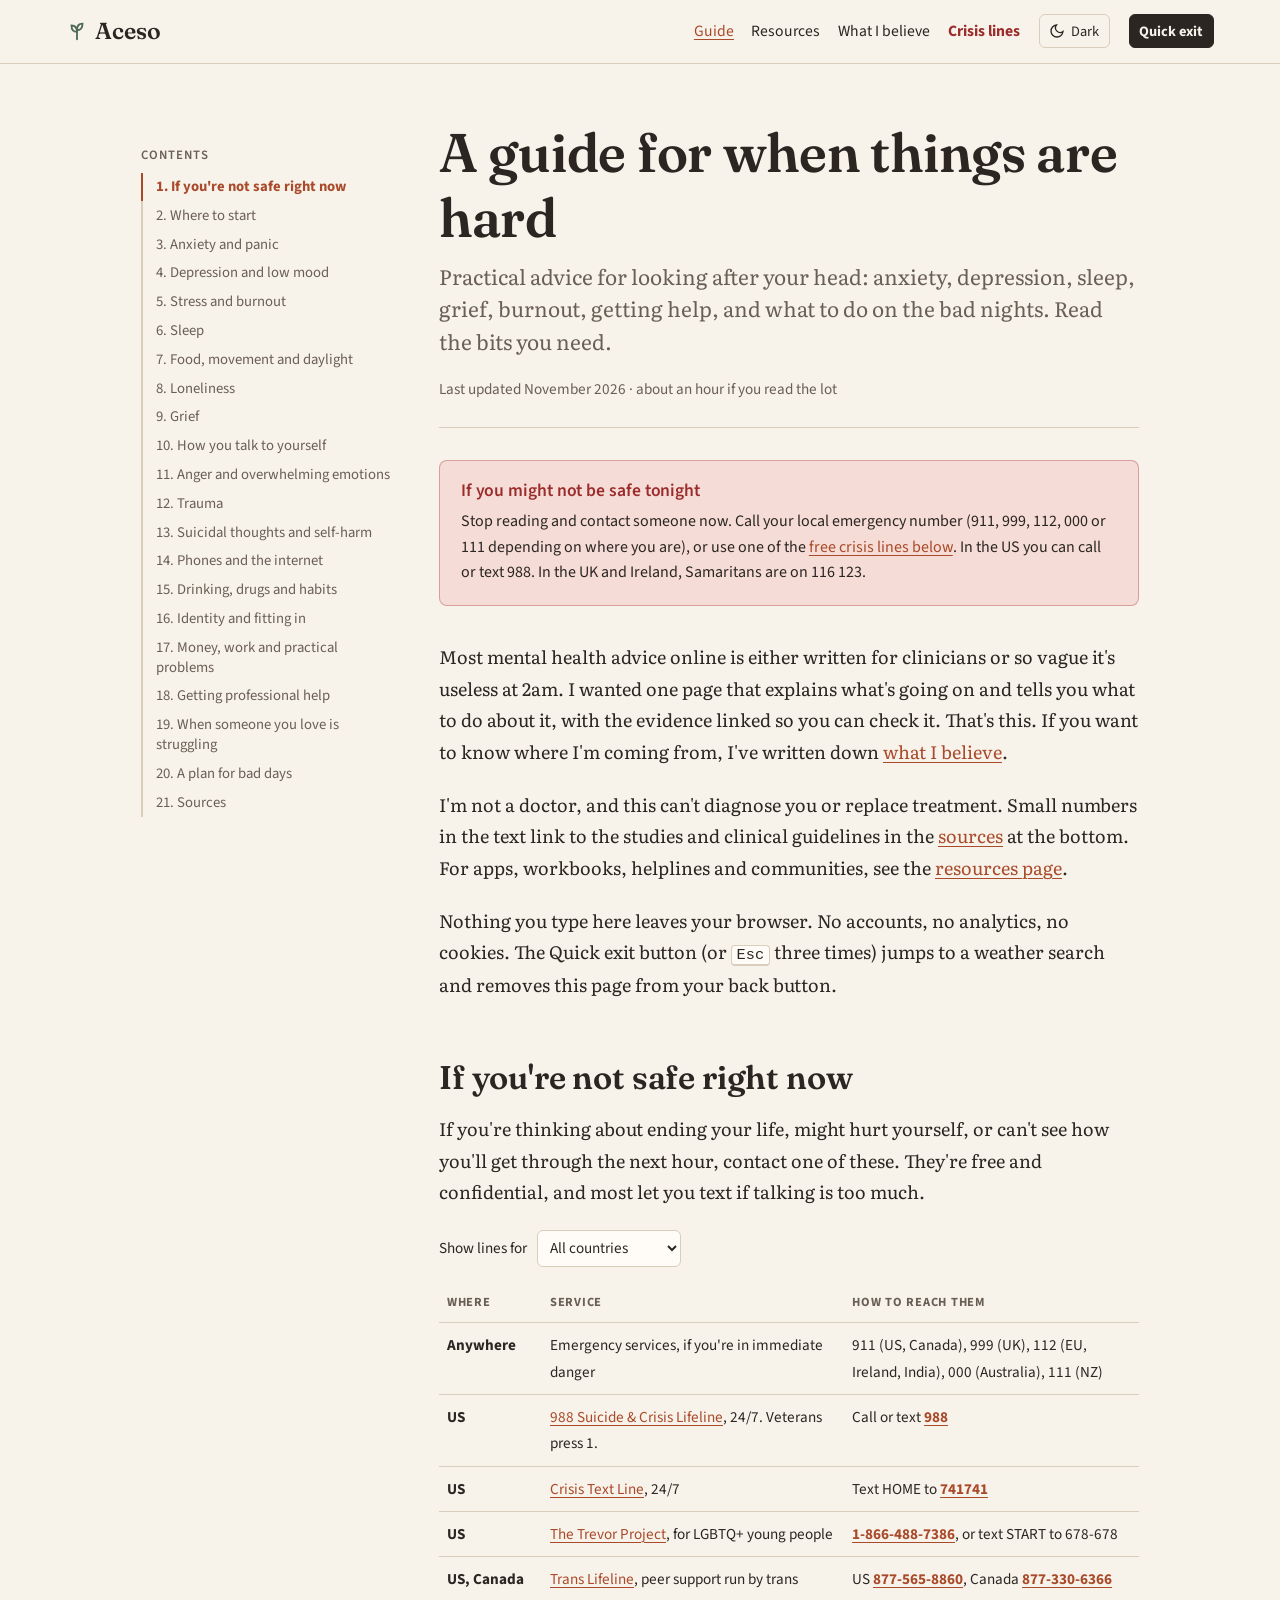
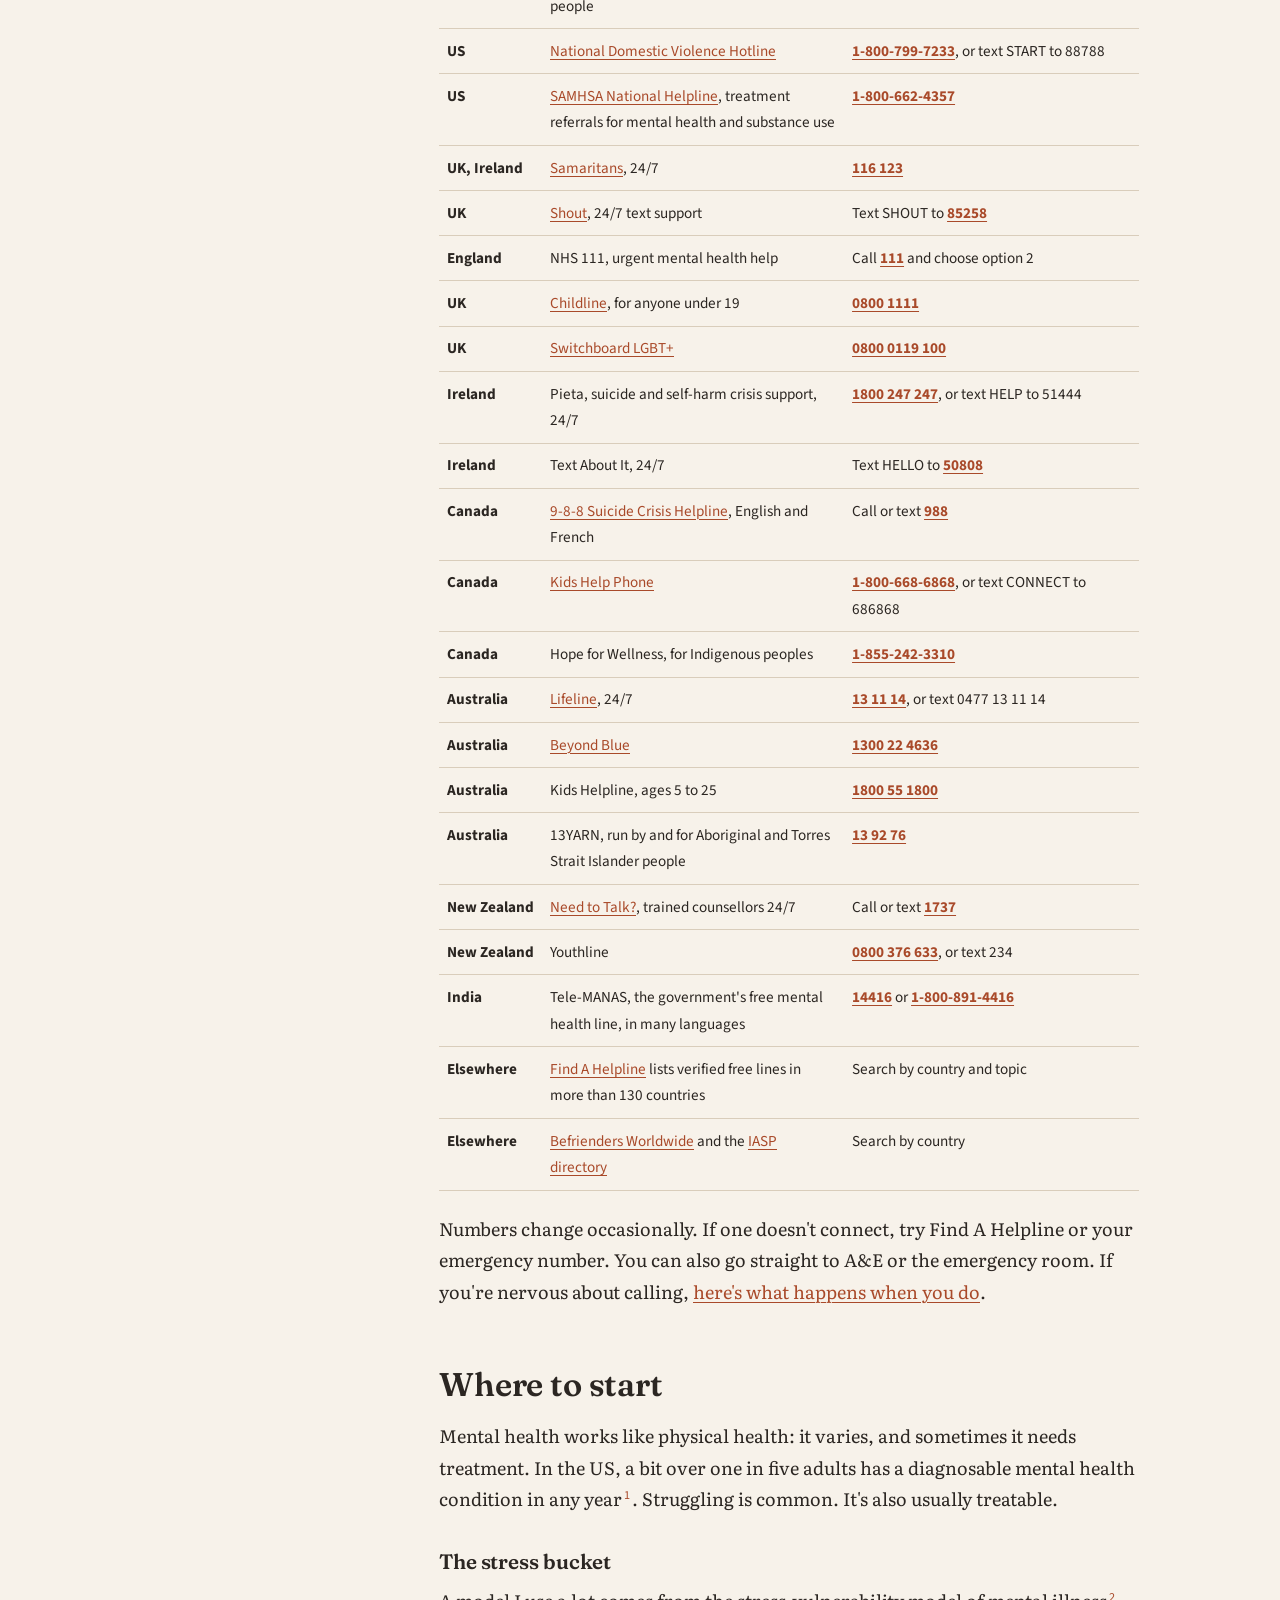
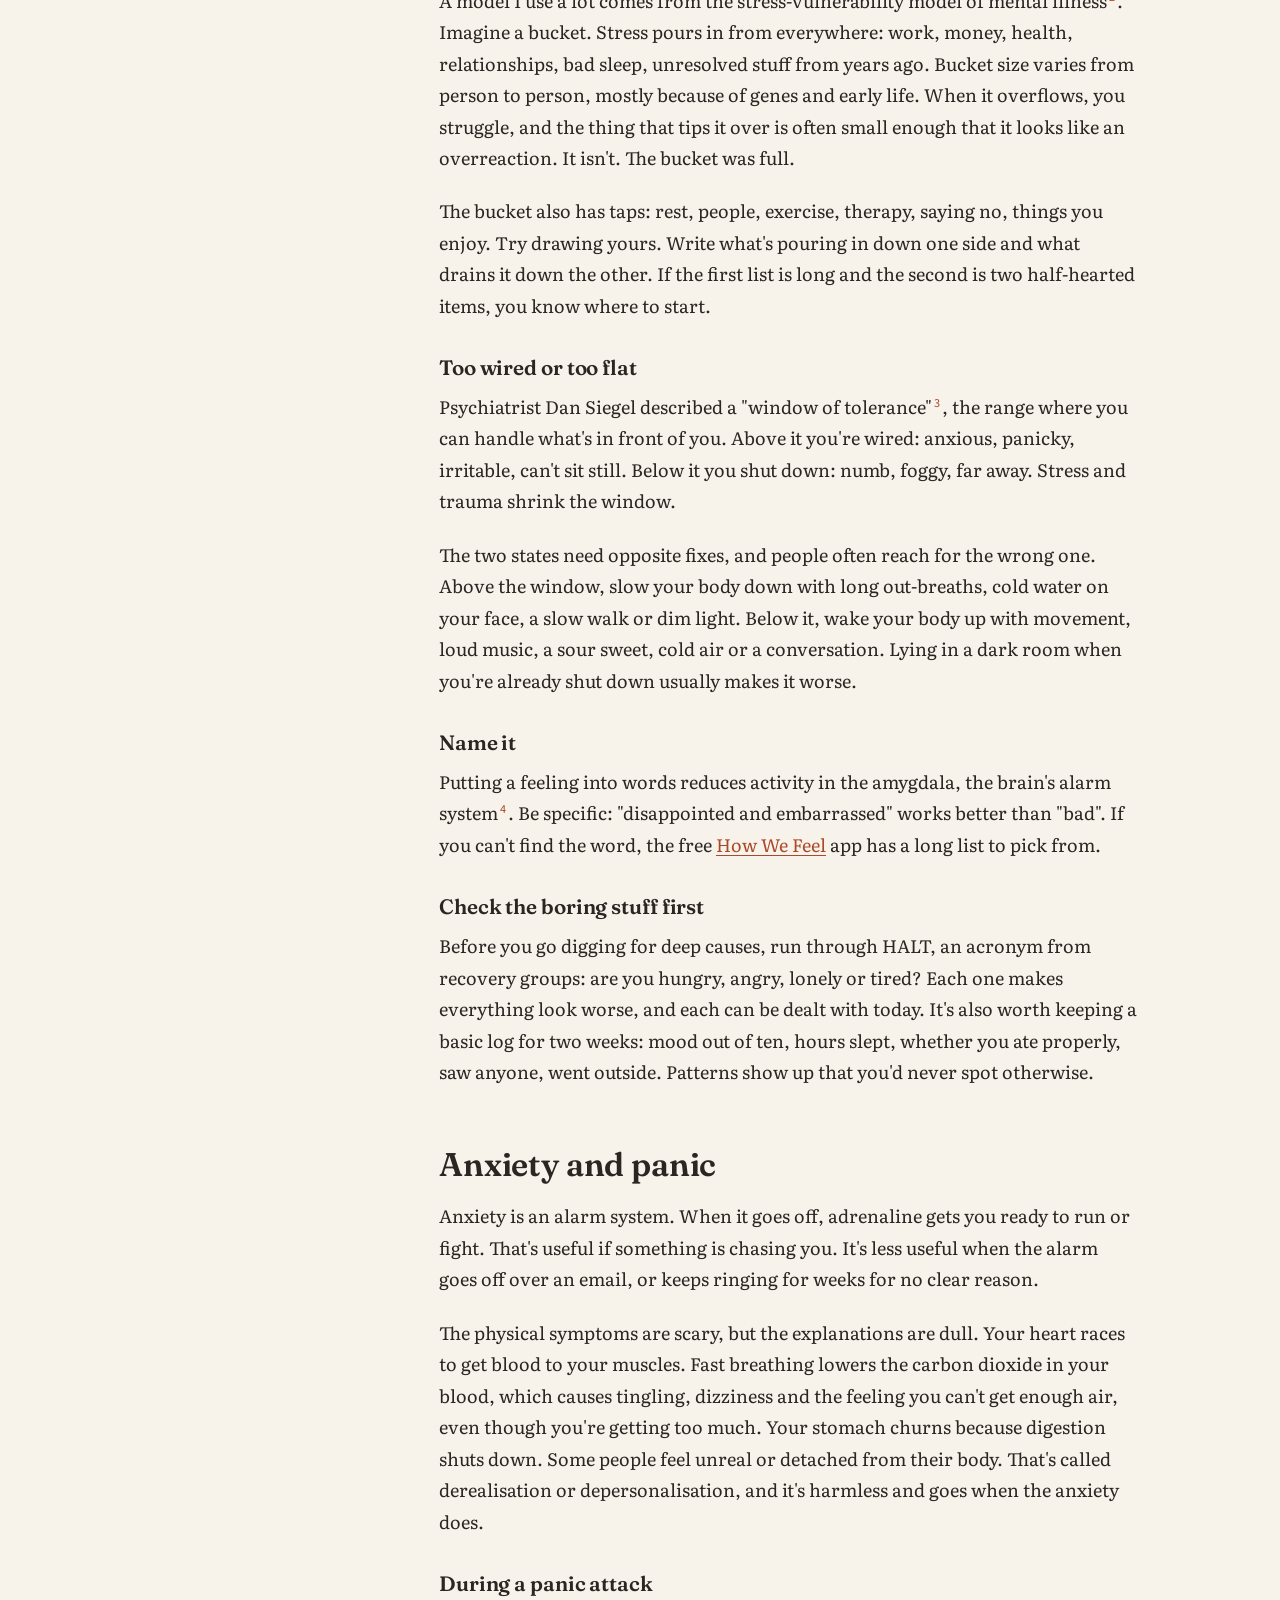
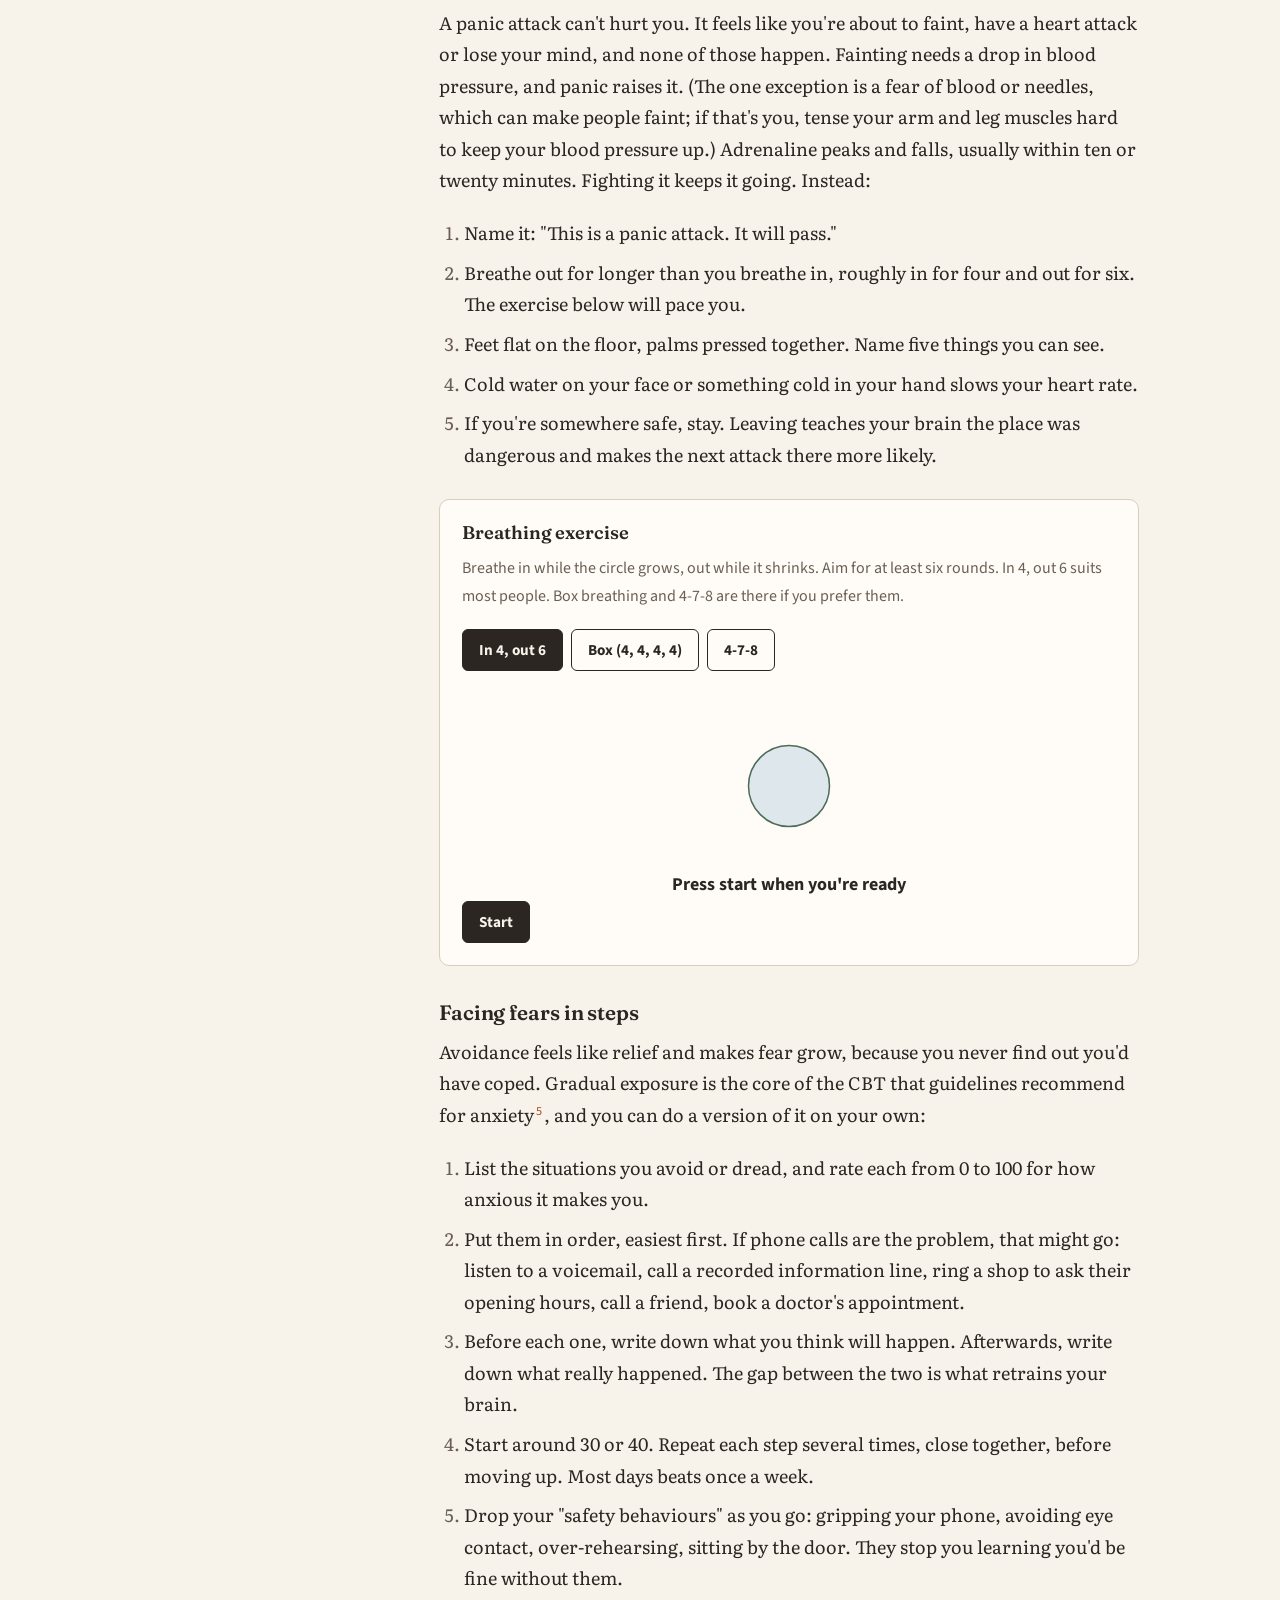
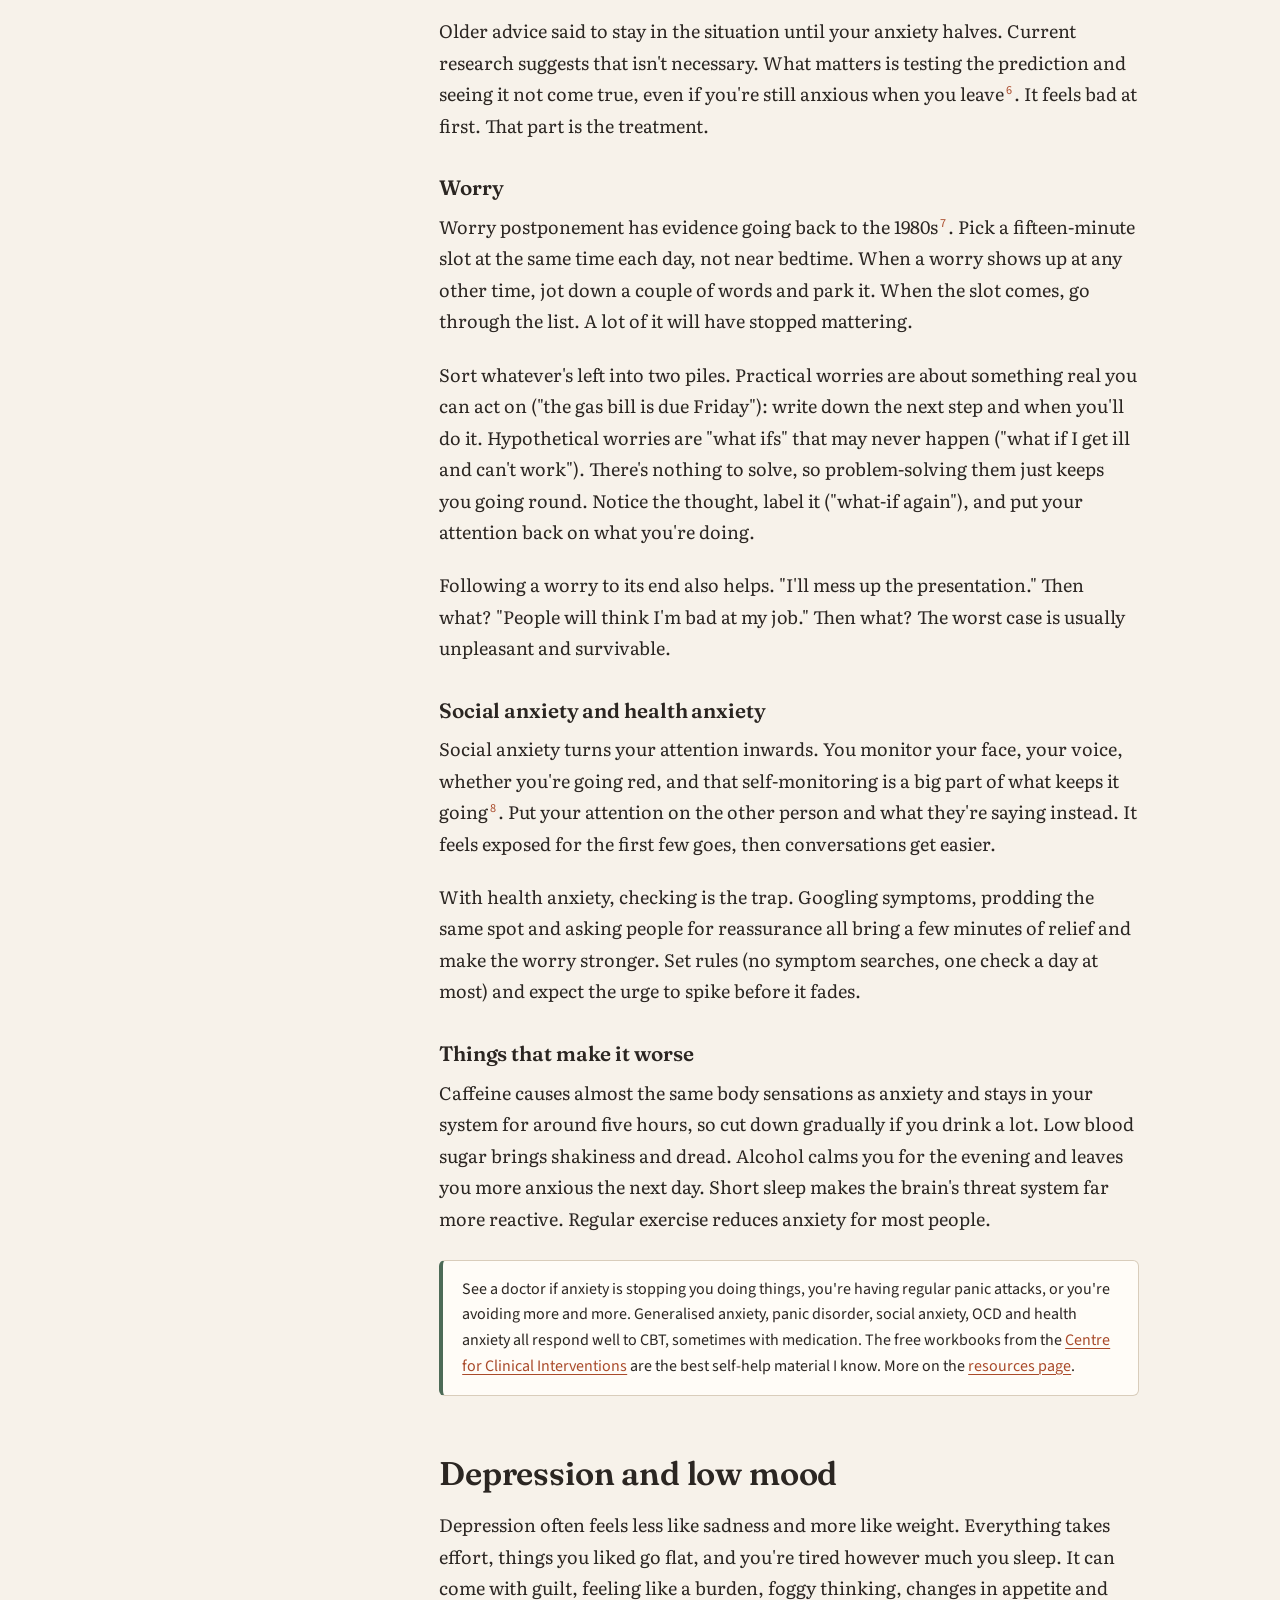
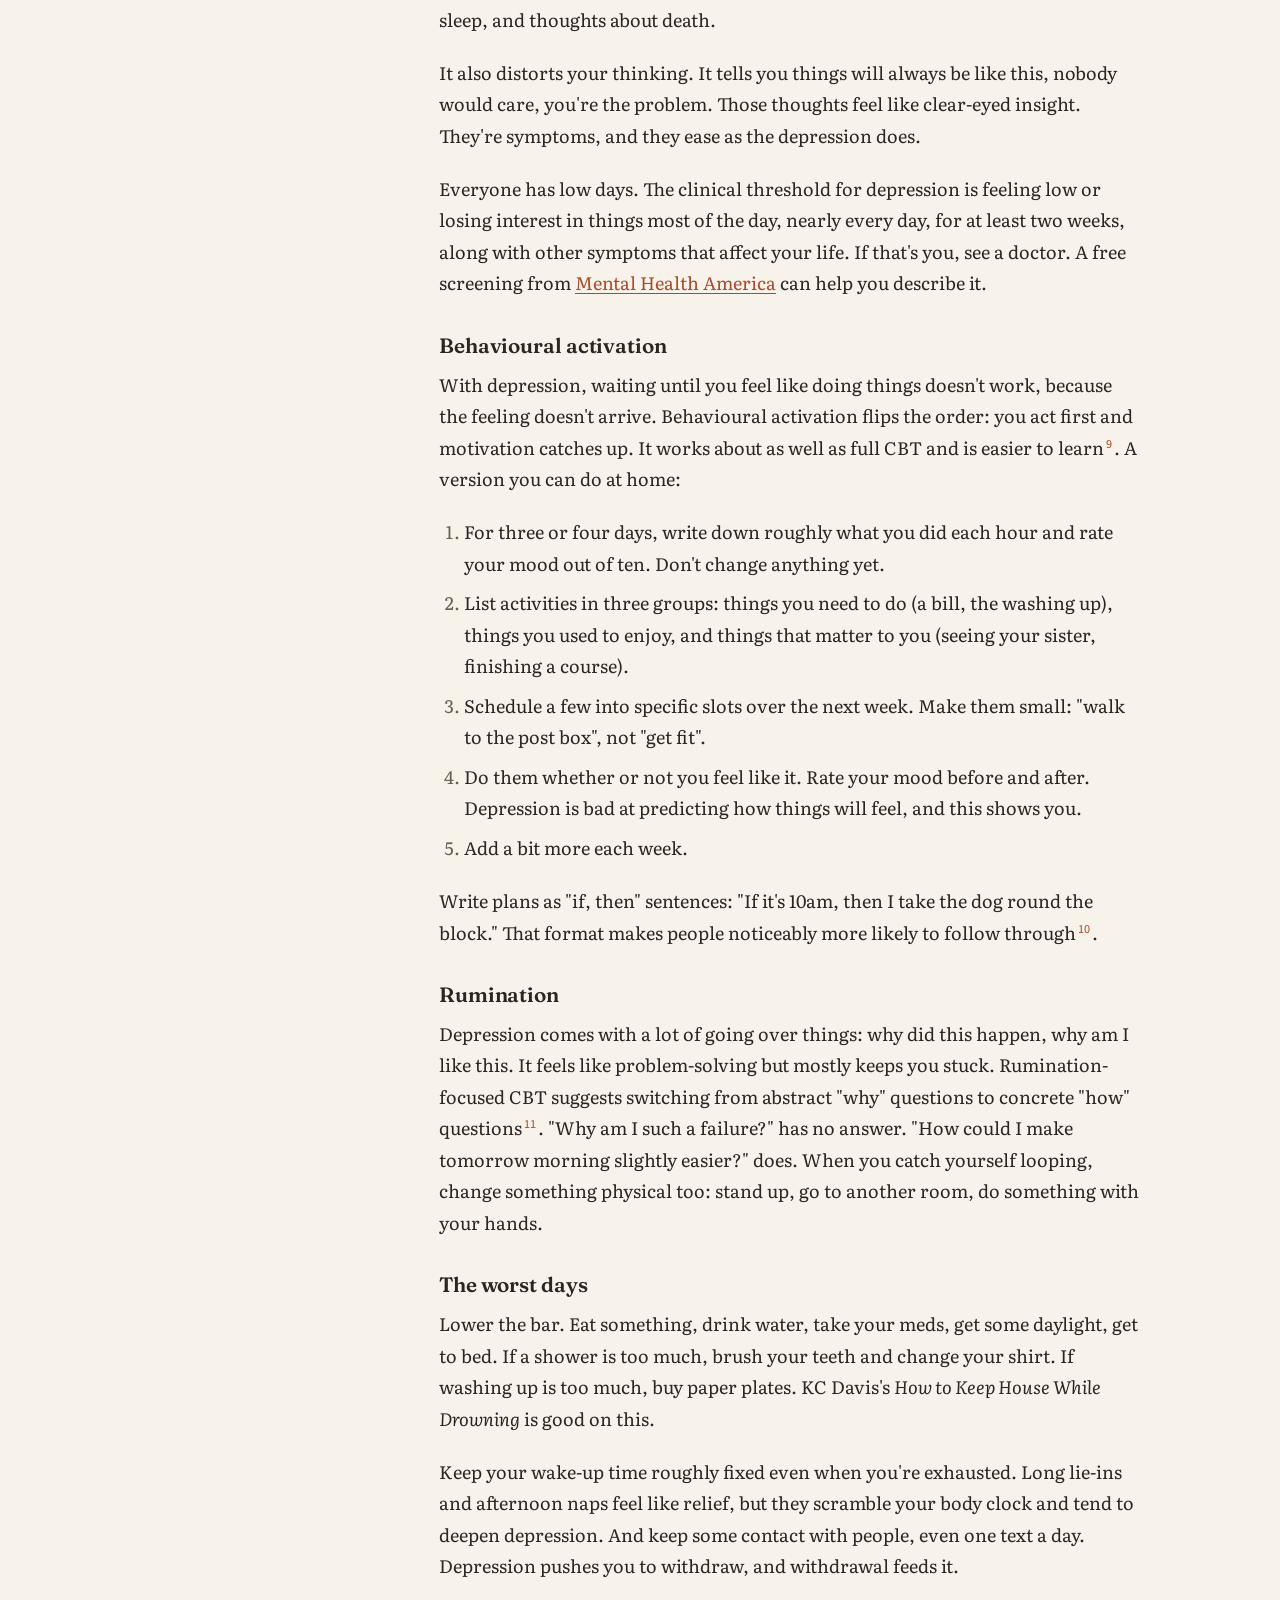
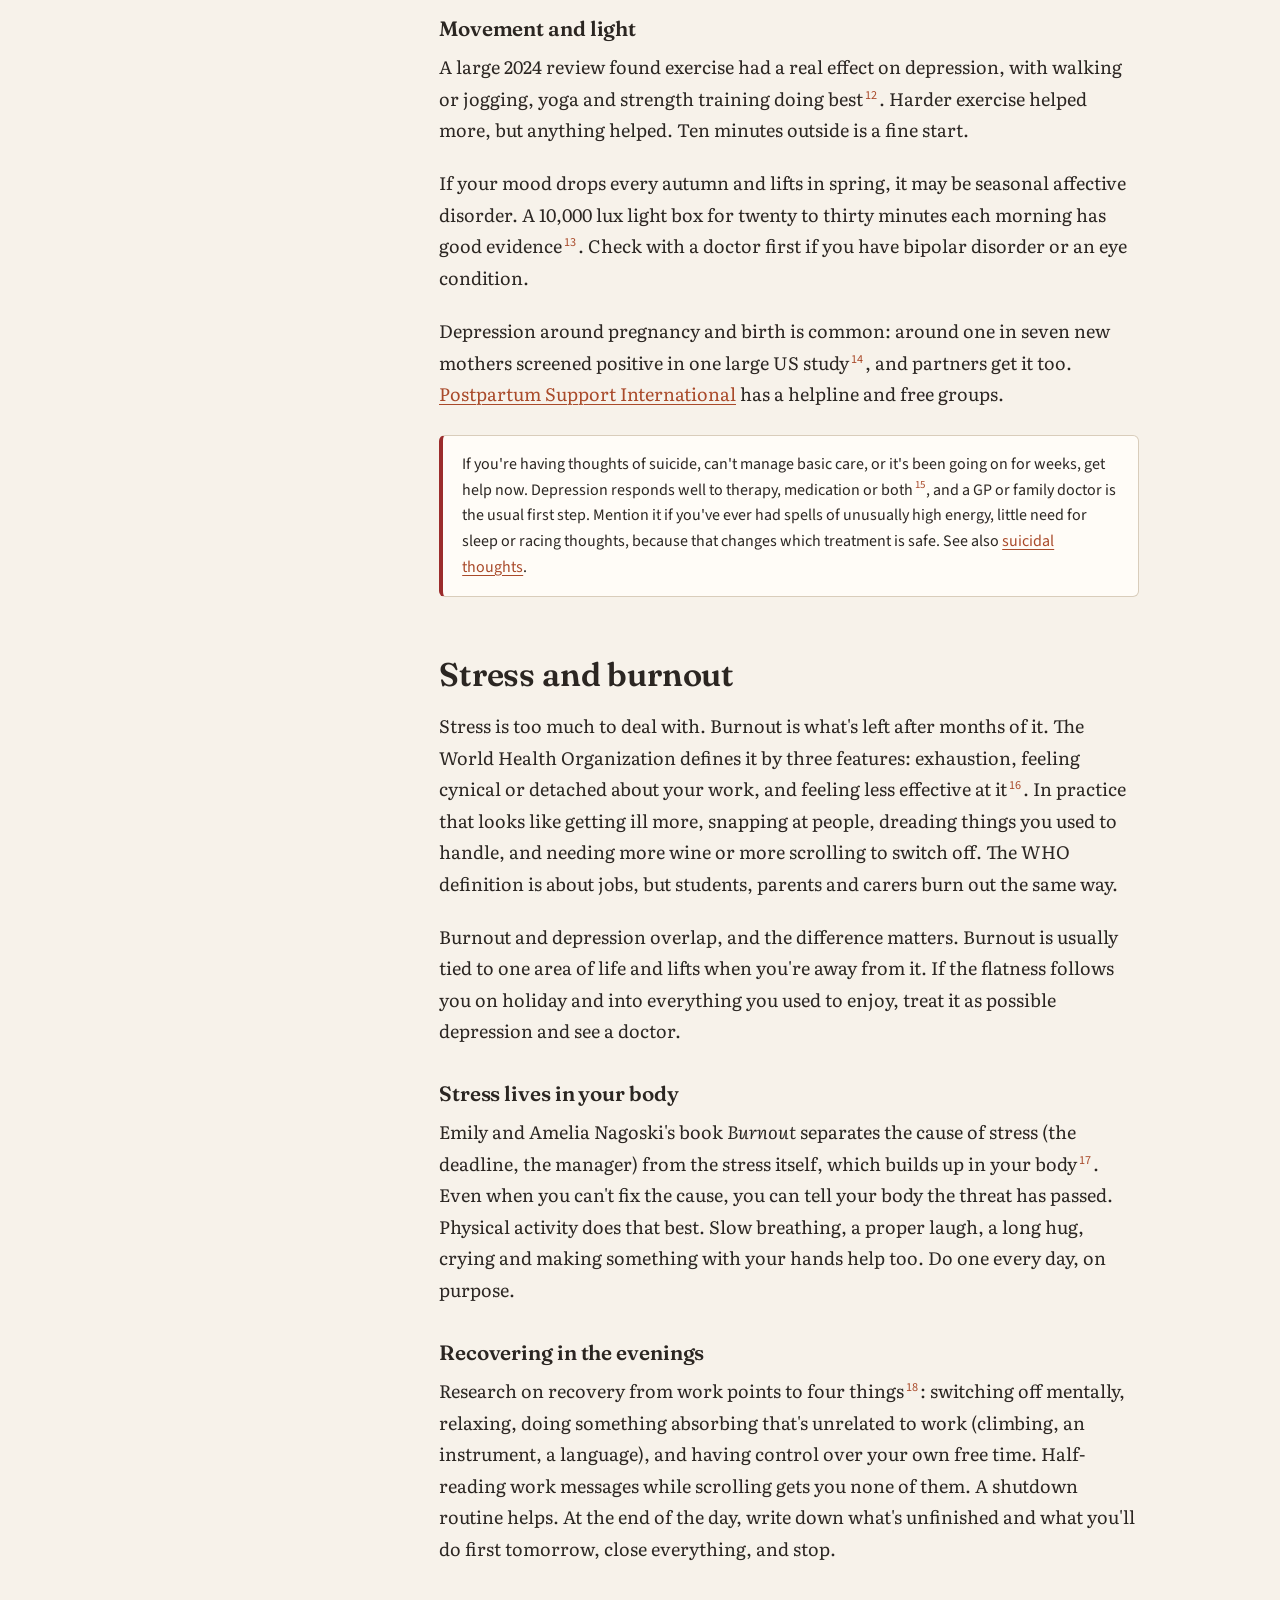
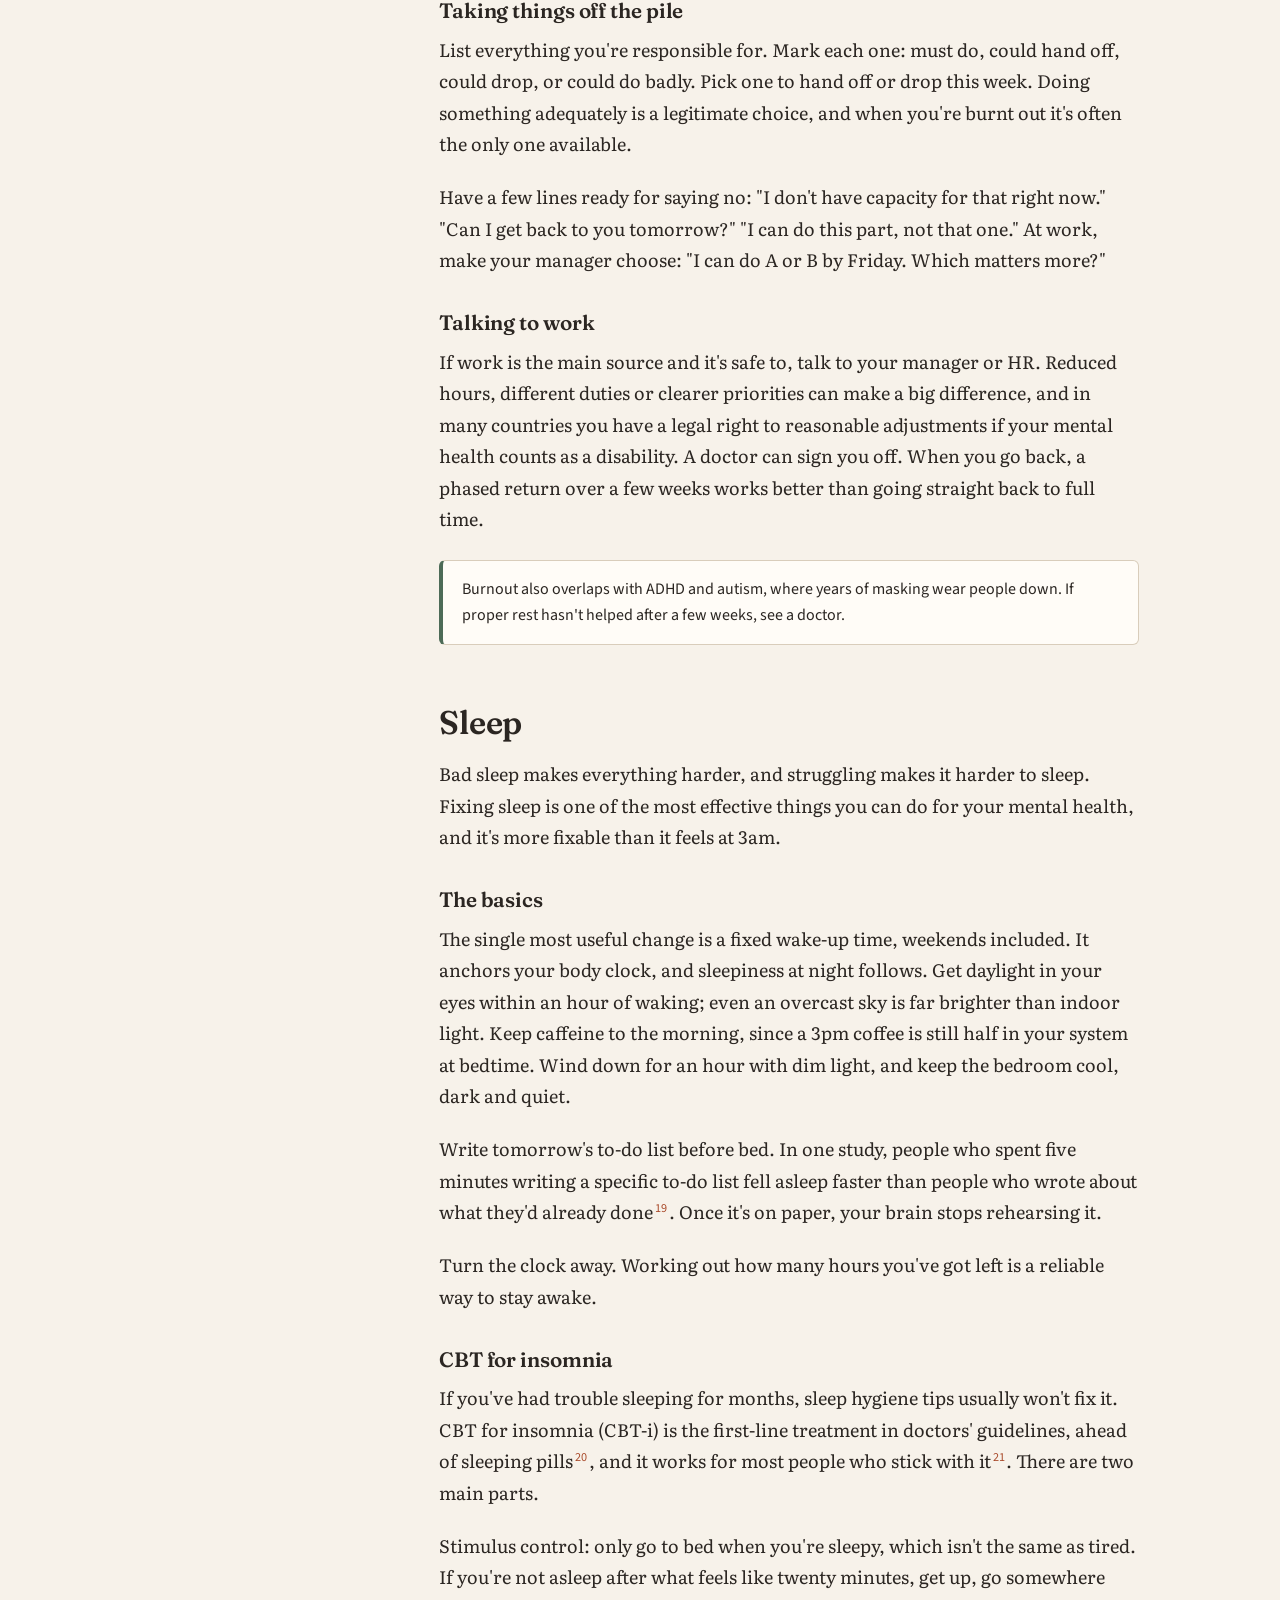
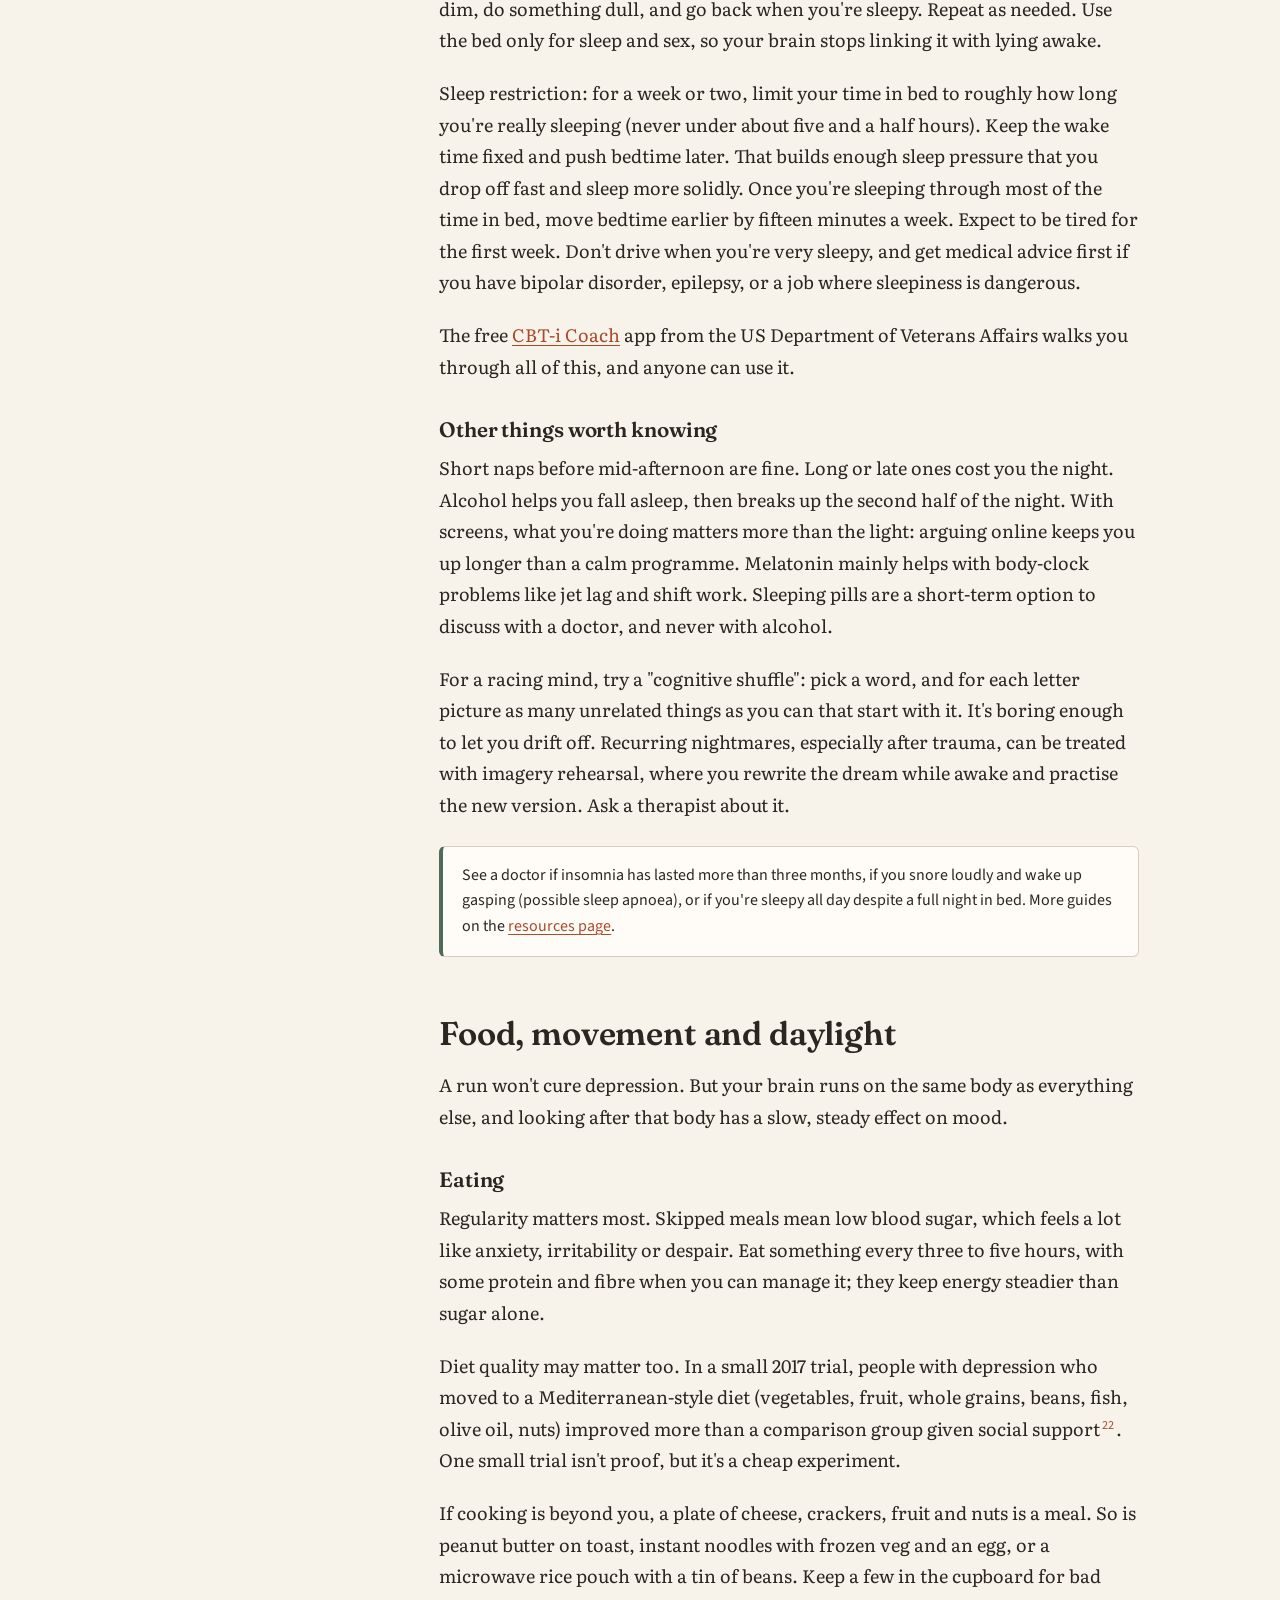
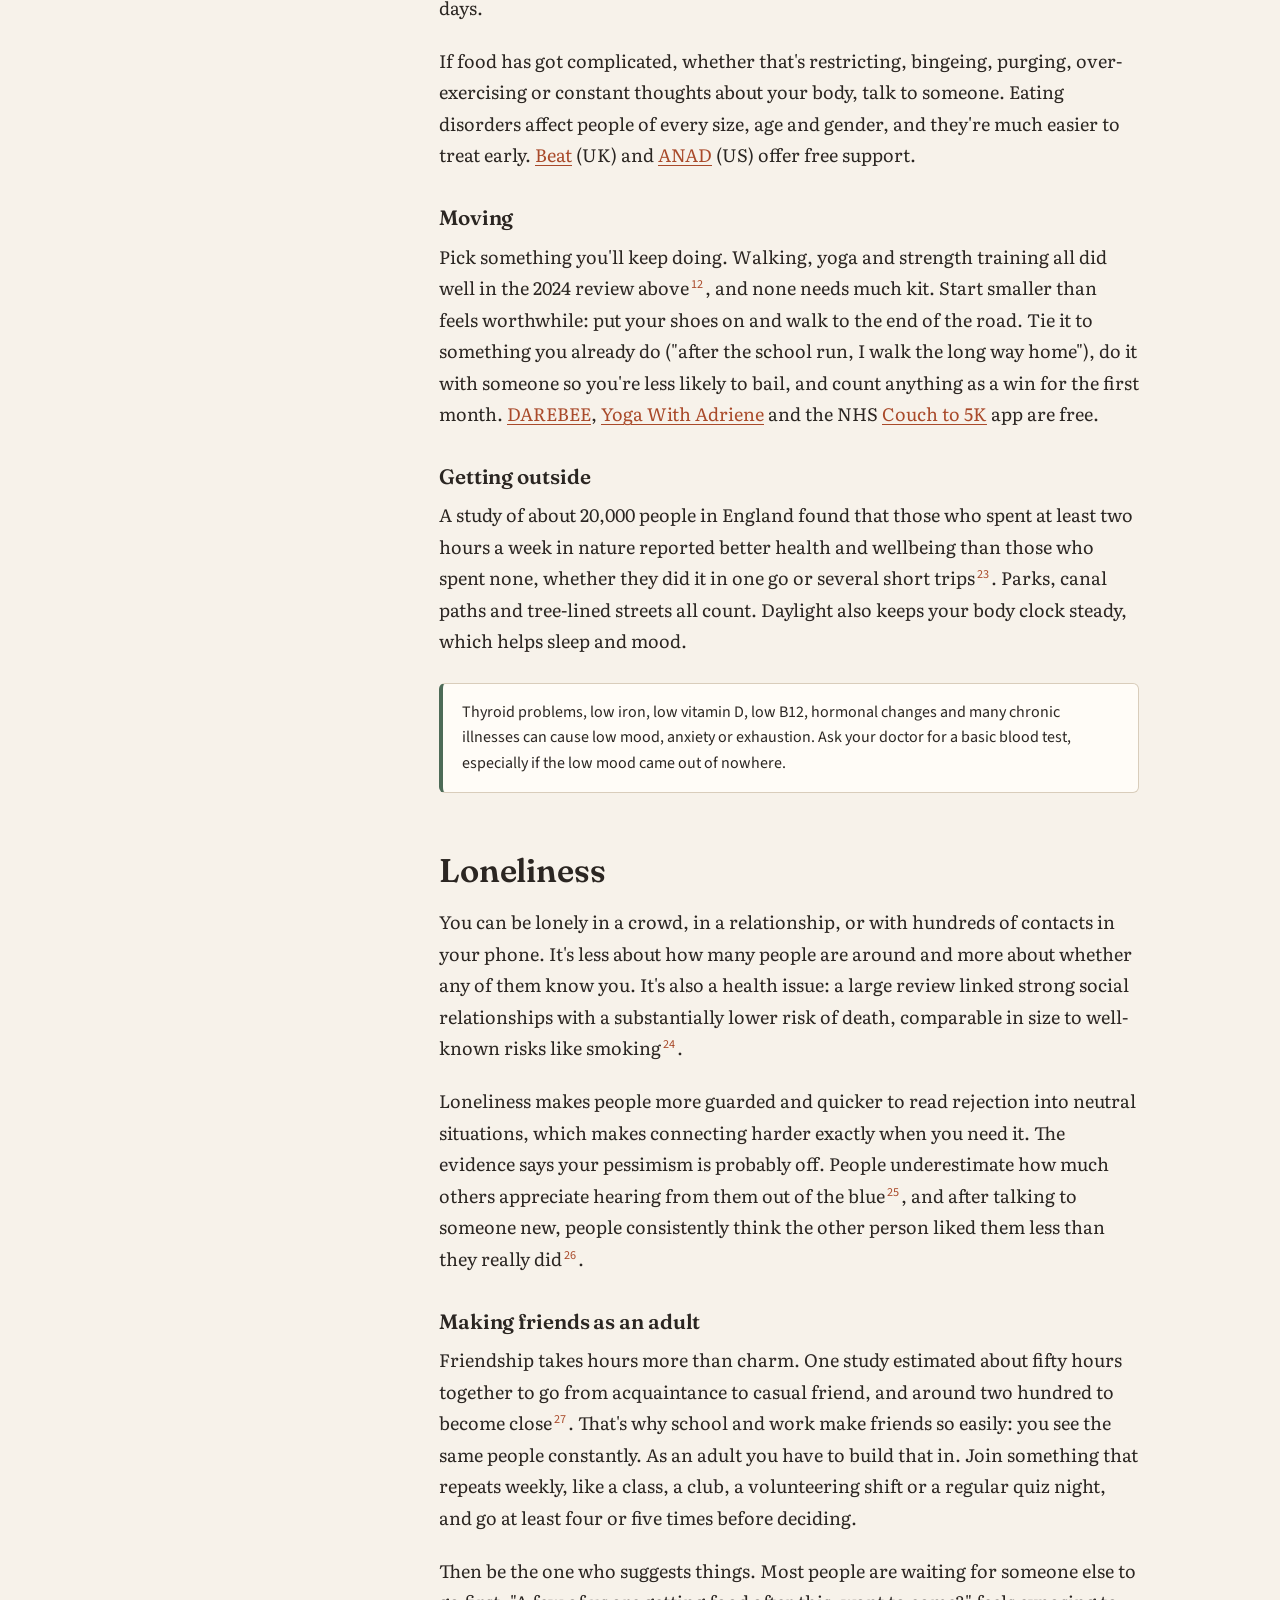
<file: index.html>
<!doctype html>
<html lang="en">
<head>
<meta charset="utf-8">
<meta name="viewport" content="width=device-width, initial-scale=1">
<title>Aceso: a guide for when things are hard</title>
<meta name="description" content="A long, plain-spoken guide to looking after your mental health: anxiety, depression, burnout, sleep, grief, suicidal thoughts, getting help, and what to do on the bad days.">
<meta name="theme-color" content="#f7f2ea" media="(prefers-color-scheme: light)">
<meta name="theme-color" content="#1c1a18" media="(prefers-color-scheme: dark)">
<meta property="og:title" content="Aceso: a guide for when things are hard">
<meta property="og:description" content="A long, plain-spoken guide to looking after your mental health.">
<meta property="og:type" content="article">
<link rel="icon" href="data:image/svg+xml,%3Csvg xmlns='http://www.w3.org/2000/svg' viewBox='0 0 24 24' fill='none' stroke='%234d6b57' stroke-width='2' stroke-linecap='round'%3E%3Cpath d='M12 21V11'/%3E%3Cpath d='M12 13c-4 0-6-3-6-7 4 0 6 3 6 7z'/%3E%3Cpath d='M12 11c0-4 2-7 6-7 0 4-2 7-6 7z'/%3E%3C/svg%3E">
<link rel="preconnect" href="https://fonts.googleapis.com">
<link rel="preconnect" href="https://fonts.gstatic.com" crossorigin>
<link href="https://fonts.googleapis.com/css2?family=Source+Sans+3:wght@400;600;700&family=Fraunces:opsz,wght,SOFT@9..144,500..700,0..100&family=Literata:ital,opsz,wght@0,7..72,400;0,7..72,600;1,7..72,400&display=swap" rel="stylesheet">
<script>(function(){try{var t=localStorage.getItem("aceso:theme");if(t)document.documentElement.dataset.theme=JSON.parse(t);}catch(e){}})();</script>
<link rel="stylesheet" href="css/style.css">
</head>
<body>
<a class="skip-link" href="#main">Skip to content</a>

<header class="site-header">
  <div class="header-inner">
    <a class="wordmark" href="./"><svg viewBox="0 0 24 24" fill="none" stroke="currentColor" stroke-width="2" stroke-linecap="round" aria-hidden="true"><path d="M12 21V11"/><path d="M12 13c-4 0-6-3-6-7 4 0 6 3 6 7z"/><path d="M12 11c0-4 2-7 6-7 0 4-2 7-6 7z"/></svg>Aceso</a>
    <nav class="site-nav" aria-label="Site">
      <a href="./" aria-current="page">Guide</a>
      <a href="resources.html">Resources</a>
      <a href="why.html">What I believe</a>
      <a class="crisis-link" href="#crisis-lines">Crisis lines</a>
    </nav>
    <button class="icon-btn" id="themeToggle" type="button"><svg viewBox="0 0 24 24" fill="none" stroke="currentColor" stroke-width="2" aria-hidden="true"><path d="M21 12.8A9 9 0 1 1 11.2 3a7 7 0 0 0 9.8 9.8z"/></svg><span class="theme-label">Dark</span></button>
    <button class="icon-btn exit-btn" type="button" data-quick-exit title="Leave this site immediately. You can also press Esc three times.">Quick exit</button>
  </div>
</header>

<div class="page with-toc">
  <aside class="toc toc-side" aria-label="Contents"><h2>Contents</h2><ol data-toc></ol></aside>

  <main class="article" id="main">
    <header class="article-head">
      <h1>A guide for when things are hard</h1>
      <p class="standfirst">Practical advice for looking after your head: anxiety, depression, sleep, grief, burnout, getting help, and what to do on the bad nights. Read the bits you need.</p>
      <p class="byline">Last updated November 2026 · about an hour if you read the lot</p>
    </header>

    <div class="crisis-box" role="note">
      <h2>If you might not be safe tonight</h2>
      <p>Stop reading and contact someone now. Call your local emergency number (911, 999, 112, 000 or 111 depending on where you are), or use one of the <a href="#crisis-lines">free crisis lines below</a>. In the US you can call or text 988. In the UK and Ireland, Samaritans are on 116 123.</p>
    </div>

    <details class="toc toc-inline"><summary>Contents</summary><ol data-toc></ol></details>

    <p>Most mental health advice online is either written for clinicians or so vague it's useless at 2am. I wanted one page that explains what's going on and tells you what to do about it, with the evidence linked so you can check it. That's this. If you want to know where I'm coming from, I've written down <a href="why.html">what I believe</a>.</p>
    <p>I'm not a doctor, and this can't diagnose you or replace treatment. Small numbers in the text link to the studies and clinical guidelines in the <a href="#sources">sources</a> at the bottom. For apps, workbooks, helplines and communities, see the <a href="resources.html">resources page</a>.</p>
    <p>Nothing you type here leaves your browser. No accounts, no analytics, no cookies. The Quick exit button (or <kbd>Esc</kbd> three times) jumps to a weather search and removes this page from your back button.</p>

    <!-- ============ CRISIS LINES ============ -->
    <section id="crisis-lines" data-section>
      <h2>If you're not safe right now</h2>
      <p>If you're thinking about ending your life, might hurt yourself, or can't see how you'll get through the next hour, contact one of these. They're free and confidential, and most let you text if talking is too much.</p>
      <div class="region-select no-print"><label for="region">Show lines for</label>
        <select id="region">
          <option value="all">All countries</option>
          <option value="us">United States</option>
          <option value="uk">United Kingdom</option>
          <option value="ie">Ireland</option>
          <option value="ca">Canada</option>
          <option value="au">Australia</option>
          <option value="nz">New Zealand</option>
          <option value="in">India</option>
          <option value="intl">Somewhere else</option>
        </select>
      </div>
      <table class="lines">
        <thead><tr><th>Where</th><th>Service</th><th>How to reach them</th></tr></thead>
        <tbody>
          <tr data-region="all us uk ie ca au nz in intl"><td>Anywhere</td><td>Emergency services, if you're in immediate danger</td><td>911 (US, Canada), 999 (UK), 112 (EU, Ireland, India), 000 (Australia), 111 (NZ)</td></tr>
          <tr data-region="us"><td>US</td><td><a href="https://988lifeline.org/" target="_blank" rel="noopener">988 Suicide &amp; Crisis Lifeline</a>, 24/7. Veterans press 1.</td><td>Call or text <a href="tel:988">988</a></td></tr>
          <tr data-region="us"><td>US</td><td><a href="https://www.crisistextline.org/" target="_blank" rel="noopener">Crisis Text Line</a>, 24/7</td><td>Text HOME to <a href="sms:741741">741741</a></td></tr>
          <tr data-region="us"><td>US</td><td><a href="https://www.thetrevorproject.org/get-help/" target="_blank" rel="noopener">The Trevor Project</a>, for LGBTQ+ young people</td><td><a href="tel:18664887386">1-866-488-7386</a>, or text START to 678-678</td></tr>
          <tr data-region="us ca"><td>US, Canada</td><td><a href="https://translifeline.org/" target="_blank" rel="noopener">Trans Lifeline</a>, peer support run by trans people</td><td>US <a href="tel:18775658860">877-565-8860</a>, Canada <a href="tel:18773306366">877-330-6366</a></td></tr>
          <tr data-region="us"><td>US</td><td><a href="https://www.thehotline.org/" target="_blank" rel="noopener">National Domestic Violence Hotline</a></td><td><a href="tel:18007997233">1-800-799-7233</a>, or text START to 88788</td></tr>
          <tr data-region="us"><td>US</td><td><a href="https://www.samhsa.gov/find-help/helplines/national-helpline" target="_blank" rel="noopener">SAMHSA National Helpline</a>, treatment referrals for mental health and substance use</td><td><a href="tel:18006624357">1-800-662-4357</a></td></tr>
          <tr data-region="uk ie"><td>UK, Ireland</td><td><a href="https://www.samaritans.org/" target="_blank" rel="noopener">Samaritans</a>, 24/7</td><td><a href="tel:116123">116 123</a></td></tr>
          <tr data-region="uk"><td>UK</td><td><a href="https://giveusashout.org/" target="_blank" rel="noopener">Shout</a>, 24/7 text support</td><td>Text SHOUT to <a href="sms:85258">85258</a></td></tr>
          <tr data-region="uk"><td>England</td><td>NHS 111, urgent mental health help</td><td>Call <a href="tel:111">111</a> and choose option 2</td></tr>
          <tr data-region="uk"><td>UK</td><td><a href="https://www.childline.org.uk/" target="_blank" rel="noopener">Childline</a>, for anyone under 19</td><td><a href="tel:08001111">0800 1111</a></td></tr>
          <tr data-region="uk"><td>UK</td><td><a href="https://switchboard.lgbt/" target="_blank" rel="noopener">Switchboard LGBT+</a></td><td><a href="tel:08000119100">0800 0119 100</a></td></tr>
          <tr data-region="ie"><td>Ireland</td><td>Pieta, suicide and self-harm crisis support, 24/7</td><td><a href="tel:1800247247">1800 247 247</a>, or text HELP to 51444</td></tr>
          <tr data-region="ie"><td>Ireland</td><td>Text About It, 24/7</td><td>Text HELLO to <a href="sms:50808">50808</a></td></tr>
          <tr data-region="ca"><td>Canada</td><td><a href="https://988.ca/" target="_blank" rel="noopener">9-8-8 Suicide Crisis Helpline</a>, English and French</td><td>Call or text <a href="tel:988">988</a></td></tr>
          <tr data-region="ca"><td>Canada</td><td><a href="https://kidshelpphone.ca/" target="_blank" rel="noopener">Kids Help Phone</a></td><td><a href="tel:18006686868">1-800-668-6868</a>, or text CONNECT to 686868</td></tr>
          <tr data-region="ca"><td>Canada</td><td>Hope for Wellness, for Indigenous peoples</td><td><a href="tel:18552423310">1-855-242-3310</a></td></tr>
          <tr data-region="au"><td>Australia</td><td><a href="https://www.lifeline.org.au/" target="_blank" rel="noopener">Lifeline</a>, 24/7</td><td><a href="tel:131114">13 11 14</a>, or text 0477 13 11 14</td></tr>
          <tr data-region="au"><td>Australia</td><td><a href="https://www.beyondblue.org.au/" target="_blank" rel="noopener">Beyond Blue</a></td><td><a href="tel:1300224636">1300 22 4636</a></td></tr>
          <tr data-region="au"><td>Australia</td><td>Kids Helpline, ages 5 to 25</td><td><a href="tel:1800551800">1800 55 1800</a></td></tr>
          <tr data-region="au"><td>Australia</td><td>13YARN, run by and for Aboriginal and Torres Strait Islander people</td><td><a href="tel:139276">13 92 76</a></td></tr>
          <tr data-region="nz"><td>New Zealand</td><td><a href="https://1737.org.nz/" target="_blank" rel="noopener">Need to Talk?</a>, trained counsellors 24/7</td><td>Call or text <a href="tel:1737">1737</a></td></tr>
          <tr data-region="nz"><td>New Zealand</td><td>Youthline</td><td><a href="tel:0800376633">0800 376 633</a>, or text 234</td></tr>
          <tr data-region="in"><td>India</td><td>Tele-MANAS, the government's free mental health line, in many languages</td><td><a href="tel:14416">14416</a> or <a href="tel:18008914416">1-800-891-4416</a></td></tr>
          <tr data-region="intl"><td>Elsewhere</td><td><a href="https://findahelpline.com/" target="_blank" rel="noopener">Find A Helpline</a> lists verified free lines in more than 130 countries</td><td>Search by country and topic</td></tr>
          <tr data-region="intl"><td>Elsewhere</td><td><a href="https://www.befrienders.org/" target="_blank" rel="noopener">Befrienders Worldwide</a> and the <a href="https://www.iasp.info/crisis-centres-helplines/" target="_blank" rel="noopener">IASP directory</a></td><td>Search by country</td></tr>
        </tbody>
      </table>
      <p>Numbers change occasionally. If one doesn't connect, try Find A Helpline or your emergency number. You can also go straight to A&amp;E or the emergency room. If you're nervous about calling, <a href="#suicide">here's what happens when you do</a>.</p>
    </section>

    <!-- ============ START ============ -->
    <section id="start" data-section>
      <h2>Where to start</h2>
      <p>Mental health works like physical health: it varies, and sometimes it needs treatment. In the US, a bit over one in five adults has a diagnosable mental health condition in any year<sup class="cite"><a href="#ref-nimh" aria-label="Source 1">1</a></sup>. Struggling is common. It's also usually treatable.</p>
      <h3>The stress bucket</h3>
      <p>A model I use a lot comes from the stress-vulnerability model of mental illness<sup class="cite"><a href="#ref-brabban" aria-label="Source 2">2</a></sup>. Imagine a bucket. Stress pours in from everywhere: work, money, health, relationships, bad sleep, unresolved stuff from years ago. Bucket size varies from person to person, mostly because of genes and early life. When it overflows, you struggle, and the thing that tips it over is often small enough that it looks like an overreaction. It isn't. The bucket was full.</p>
      <p>The bucket also has taps: rest, people, exercise, therapy, saying no, things you enjoy. Try drawing yours. Write what's pouring in down one side and what drains it down the other. If the first list is long and the second is two half-hearted items, you know where to start.</p>
      <h3>Too wired or too flat</h3>
      <p>Psychiatrist Dan Siegel described a "window of tolerance"<sup class="cite"><a href="#ref-siegel" aria-label="Source 3">3</a></sup>, the range where you can handle what's in front of you. Above it you're wired: anxious, panicky, irritable, can't sit still. Below it you shut down: numb, foggy, far away. Stress and trauma shrink the window.</p>
      <p>The two states need opposite fixes, and people often reach for the wrong one. Above the window, slow your body down with long out-breaths, cold water on your face, a slow walk or dim light. Below it, wake your body up with movement, loud music, a sour sweet, cold air or a conversation. Lying in a dark room when you're already shut down usually makes it worse.</p>
      <h3>Name it</h3>
      <p>Putting a feeling into words reduces activity in the amygdala, the brain's alarm system<sup class="cite"><a href="#ref-lieberman" aria-label="Source 4">4</a></sup>. Be specific: "disappointed and embarrassed" works better than "bad". If you can't find the word, the free <a href="https://howwefeel.org/" target="_blank" rel="noopener">How We Feel</a> app has a long list to pick from.</p>
      <h3>Check the boring stuff first</h3>
      <p>Before you go digging for deep causes, run through HALT, an acronym from recovery groups: are you hungry, angry, lonely or tired? Each one makes everything look worse, and each can be dealt with today. It's also worth keeping a basic log for two weeks: mood out of ten, hours slept, whether you ate properly, saw anyone, went outside. Patterns show up that you'd never spot otherwise.</p>
    </section>

    <!-- ============ ANXIETY ============ -->
    <section id="anxiety" data-section>
      <h2>Anxiety and panic</h2>
      <p>Anxiety is an alarm system. When it goes off, adrenaline gets you ready to run or fight. That's useful if something is chasing you. It's less useful when the alarm goes off over an email, or keeps ringing for weeks for no clear reason.</p>
      <p>The physical symptoms are scary, but the explanations are dull. Your heart races to get blood to your muscles. Fast breathing lowers the carbon dioxide in your blood, which causes tingling, dizziness and the feeling you can't get enough air, even though you're getting too much. Your stomach churns because digestion shuts down. Some people feel unreal or detached from their body. That's called derealisation or depersonalisation, and it's harmless and goes when the anxiety does.</p>
      <h3>During a panic attack</h3>
      <p>A panic attack can't hurt you. It feels like you're about to faint, have a heart attack or lose your mind, and none of those happen. Fainting needs a drop in blood pressure, and panic raises it. (The one exception is a fear of blood or needles, which can make people faint; if that's you, tense your arm and leg muscles hard to keep your blood pressure up.) Adrenaline peaks and falls, usually within ten or twenty minutes. Fighting it keeps it going. Instead:</p>
      <ol>
        <li>Name it: "This is a panic attack. It will pass."</li>
        <li>Breathe out for longer than you breathe in, roughly in for four and out for six. The exercise below will pace you.</li>
        <li>Feet flat on the floor, palms pressed together. Name five things you can see.</li>
        <li>Cold water on your face or something cold in your hand slows your heart rate.</li>
        <li>If you're somewhere safe, stay. Leaving teaches your brain the place was dangerous and makes the next attack there more likely.</li>
      </ol>

      <div class="tool ui" id="breathe">
        <h3>Breathing exercise</h3>
        <p>Breathe in while the circle grows, out while it shrinks. Aim for at least six rounds. In 4, out 6 suits most people. Box breathing and 4-7-8 are there if you prefer them.</p>
        <div class="btn-row" role="group" aria-label="Breathing pattern">
          <button class="btn" type="button" data-pattern="calm" aria-pressed="true">In 4, out 6</button>
          <button class="btn" type="button" data-pattern="box" aria-pressed="false">Box (4, 4, 4, 4)</button>
          <button class="btn" type="button" data-pattern="478" aria-pressed="false">4-7-8</button>
        </div>
        <div class="breathe-stage">
          <div class="breathe-circle" id="breatheCircle"></div>
          <span class="breathe-count" id="breatheCount" aria-hidden="true"></span>
          <div class="breathe-label" id="breatheLabel" aria-live="polite">Press start when you're ready</div>
        </div>
        <div class="btn-row"><button class="btn primary" type="button" id="breatheStart">Start</button></div>
      </div>

      <h3>Facing fears in steps</h3>
      <p>Avoidance feels like relief and makes fear grow, because you never find out you'd have coped. Gradual exposure is the core of the CBT that guidelines recommend for anxiety<sup class="cite"><a href="#ref-nice-gad" aria-label="Source 5">5</a></sup>, and you can do a version of it on your own:</p>
      <ol>
        <li>List the situations you avoid or dread, and rate each from 0 to 100 for how anxious it makes you.</li>
        <li>Put them in order, easiest first. If phone calls are the problem, that might go: listen to a voicemail, call a recorded information line, ring a shop to ask their opening hours, call a friend, book a doctor's appointment.</li>
        <li>Before each one, write down what you think will happen. Afterwards, write down what really happened. The gap between the two is what retrains your brain.</li>
        <li>Start around 30 or 40. Repeat each step several times, close together, before moving up. Most days beats once a week.</li>
        <li>Drop your "safety behaviours" as you go: gripping your phone, avoiding eye contact, over-rehearsing, sitting by the door. They stop you learning you'd be fine without them.</li>
      </ol>
      <p>Older advice said to stay in the situation until your anxiety halves. Current research suggests that isn't necessary. What matters is testing the prediction and seeing it not come true, even if you're still anxious when you leave<sup class="cite"><a href="#ref-craske" aria-label="Source 6">6</a></sup>. It feels bad at first. That part is the treatment.</p>
      <h3>Worry</h3>
      <p>Worry postponement has evidence going back to the 1980s<sup class="cite"><a href="#ref-borkovec" aria-label="Source 7">7</a></sup>. Pick a fifteen-minute slot at the same time each day, not near bedtime. When a worry shows up at any other time, jot down a couple of words and park it. When the slot comes, go through the list. A lot of it will have stopped mattering.</p>
      <p>Sort whatever's left into two piles. Practical worries are about something real you can act on ("the gas bill is due Friday"): write down the next step and when you'll do it. Hypothetical worries are "what ifs" that may never happen ("what if I get ill and can't work"). There's nothing to solve, so problem-solving them just keeps you going round. Notice the thought, label it ("what-if again"), and put your attention back on what you're doing.</p>
      <p>Following a worry to its end also helps. "I'll mess up the presentation." Then what? "People will think I'm bad at my job." Then what? The worst case is usually unpleasant and survivable.</p>
      <h3>Social anxiety and health anxiety</h3>
      <p>Social anxiety turns your attention inwards. You monitor your face, your voice, whether you're going red, and that self-monitoring is a big part of what keeps it going<sup class="cite"><a href="#ref-clarkwells" aria-label="Source 8">8</a></sup>. Put your attention on the other person and what they're saying instead. It feels exposed for the first few goes, then conversations get easier.</p>
      <p>With health anxiety, checking is the trap. Googling symptoms, prodding the same spot and asking people for reassurance all bring a few minutes of relief and make the worry stronger. Set rules (no symptom searches, one check a day at most) and expect the urge to spike before it fades.</p>
      <h3>Things that make it worse</h3>
      <p>Caffeine causes almost the same body sensations as anxiety and stays in your system for around five hours, so cut down gradually if you drink a lot. Low blood sugar brings shakiness and dread. Alcohol calms you for the evening and leaves you more anxious the next day. Short sleep makes the brain's threat system far more reactive. Regular exercise reduces anxiety for most people.</p>
      <div class="note"><p>See a doctor if anxiety is stopping you doing things, you're having regular panic attacks, or you're avoiding more and more. Generalised anxiety, panic disorder, social anxiety, OCD and health anxiety all respond well to CBT, sometimes with medication. The free workbooks from the <a href="https://www.cci.health.wa.gov.au/Resources/Looking-After-Yourself" target="_blank" rel="noopener">Centre for Clinical Interventions</a> are the best self-help material I know. More on the <a href="resources.html#selfhelp">resources page</a>.</p></div>
    </section>

    <!-- ============ DEPRESSION ============ -->
    <section id="depression" data-section>
      <h2>Depression and low mood</h2>
      <p>Depression often feels less like sadness and more like weight. Everything takes effort, things you liked go flat, and you're tired however much you sleep. It can come with guilt, feeling like a burden, foggy thinking, changes in appetite and sleep, and thoughts about death.</p>
      <p>It also distorts your thinking. It tells you things will always be like this, nobody would care, you're the problem. Those thoughts feel like clear-eyed insight. They're symptoms, and they ease as the depression does.</p>
      <p>Everyone has low days. The clinical threshold for depression is feeling low or losing interest in things most of the day, nearly every day, for at least two weeks, along with other symptoms that affect your life. If that's you, see a doctor. A free screening from <a href="https://screening.mhanational.org/screening-tools/" target="_blank" rel="noopener">Mental Health America</a> can help you describe it.</p>
      <h3>Behavioural activation</h3>
      <p>With depression, waiting until you feel like doing things doesn't work, because the feeling doesn't arrive. Behavioural activation flips the order: you act first and motivation catches up. It works about as well as full CBT and is easier to learn<sup class="cite"><a href="#ref-ekers" aria-label="Source 9">9</a></sup>. A version you can do at home:</p>
      <ol>
        <li>For three or four days, write down roughly what you did each hour and rate your mood out of ten. Don't change anything yet.</li>
        <li>List activities in three groups: things you need to do (a bill, the washing up), things you used to enjoy, and things that matter to you (seeing your sister, finishing a course).</li>
        <li>Schedule a few into specific slots over the next week. Make them small: "walk to the post box", not "get fit".</li>
        <li>Do them whether or not you feel like it. Rate your mood before and after. Depression is bad at predicting how things will feel, and this shows you.</li>
        <li>Add a bit more each week.</li>
      </ol>
      <p>Write plans as "if, then" sentences: "If it's 10am, then I take the dog round the block." That format makes people noticeably more likely to follow through<sup class="cite"><a href="#ref-gollwitzer" aria-label="Source 10">10</a></sup>.</p>
      <h3>Rumination</h3>
      <p>Depression comes with a lot of going over things: why did this happen, why am I like this. It feels like problem-solving but mostly keeps you stuck. Rumination-focused CBT suggests switching from abstract "why" questions to concrete "how" questions<sup class="cite"><a href="#ref-watkins" aria-label="Source 11">11</a></sup>. "Why am I such a failure?" has no answer. "How could I make tomorrow morning slightly easier?" does. When you catch yourself looping, change something physical too: stand up, go to another room, do something with your hands.</p>
      <h3>The worst days</h3>
      <p>Lower the bar. Eat something, drink water, take your meds, get some daylight, get to bed. If a shower is too much, brush your teeth and change your shirt. If washing up is too much, buy paper plates. KC Davis's <em>How to Keep House While Drowning</em> is good on this.</p>
      <p>Keep your wake-up time roughly fixed even when you're exhausted. Long lie-ins and afternoon naps feel like relief, but they scramble your body clock and tend to deepen depression. And keep some contact with people, even one text a day. Depression pushes you to withdraw, and withdrawal feeds it.</p>
      <h3>Movement and light</h3>
      <p>A large 2024 review found exercise had a real effect on depression, with walking or jogging, yoga and strength training doing best<sup class="cite"><a href="#ref-noetel" aria-label="Source 12">12</a></sup>. Harder exercise helped more, but anything helped. Ten minutes outside is a fine start.</p>
      <p>If your mood drops every autumn and lifts in spring, it may be seasonal affective disorder. A 10,000 lux light box for twenty to thirty minutes each morning has good evidence<sup class="cite"><a href="#ref-golden" aria-label="Source 13">13</a></sup>. Check with a doctor first if you have bipolar disorder or an eye condition.</p>
      <p>Depression around pregnancy and birth is common: around one in seven new mothers screened positive in one large US study<sup class="cite"><a href="#ref-wisner" aria-label="Source 14">14</a></sup>, and partners get it too. <a href="https://postpartum.net/" target="_blank" rel="noopener">Postpartum Support International</a> has a helpline and free groups.</p>
      <div class="note warn"><p>If you're having thoughts of suicide, can't manage basic care, or it's been going on for weeks, get help now. Depression responds well to therapy, medication or both<sup class="cite"><a href="#ref-nice-dep" aria-label="Source 15">15</a></sup>, and a GP or family doctor is the usual first step. Mention it if you've ever had spells of unusually high energy, little need for sleep or racing thoughts, because that changes which treatment is safe. See also <a href="#suicide">suicidal thoughts</a>.</p></div>
    </section>

    <!-- ============ BURNOUT ============ -->
    <section id="burnout" data-section>
      <h2>Stress and burnout</h2>
      <p>Stress is too much to deal with. Burnout is what's left after months of it. The World Health Organization defines it by three features: exhaustion, feeling cynical or detached about your work, and feeling less effective at it<sup class="cite"><a href="#ref-who-burnout" aria-label="Source 16">16</a></sup>. In practice that looks like getting ill more, snapping at people, dreading things you used to handle, and needing more wine or more scrolling to switch off. The WHO definition is about jobs, but students, parents and carers burn out the same way.</p>
      <p>Burnout and depression overlap, and the difference matters. Burnout is usually tied to one area of life and lifts when you're away from it. If the flatness follows you on holiday and into everything you used to enjoy, treat it as possible depression and see a doctor.</p>
      <h3>Stress lives in your body</h3>
      <p>Emily and Amelia Nagoski's book <em>Burnout</em> separates the cause of stress (the deadline, the manager) from the stress itself, which builds up in your body<sup class="cite"><a href="#ref-nagoski" aria-label="Source 17">17</a></sup>. Even when you can't fix the cause, you can tell your body the threat has passed. Physical activity does that best. Slow breathing, a proper laugh, a long hug, crying and making something with your hands help too. Do one every day, on purpose.</p>
      <h3>Recovering in the evenings</h3>
      <p>Research on recovery from work points to four things<sup class="cite"><a href="#ref-sonnentag" aria-label="Source 18">18</a></sup>: switching off mentally, relaxing, doing something absorbing that's unrelated to work (climbing, an instrument, a language), and having control over your own free time. Half-reading work messages while scrolling gets you none of them. A shutdown routine helps. At the end of the day, write down what's unfinished and what you'll do first tomorrow, close everything, and stop.</p>
      <h3>Taking things off the pile</h3>
      <p>List everything you're responsible for. Mark each one: must do, could hand off, could drop, or could do badly. Pick one to hand off or drop this week. Doing something adequately is a legitimate choice, and when you're burnt out it's often the only one available.</p>
      <p>Have a few lines ready for saying no: "I don't have capacity for that right now." "Can I get back to you tomorrow?" "I can do this part, not that one." At work, make your manager choose: "I can do A or B by Friday. Which matters more?"</p>
      <h3>Talking to work</h3>
      <p>If work is the main source and it's safe to, talk to your manager or HR. Reduced hours, different duties or clearer priorities can make a big difference, and in many countries you have a legal right to reasonable adjustments if your mental health counts as a disability. A doctor can sign you off. When you go back, a phased return over a few weeks works better than going straight back to full time.</p>
      <div class="note"><p>Burnout also overlaps with ADHD and autism, where years of masking wear people down. If proper rest hasn't helped after a few weeks, see a doctor.</p></div>
    </section>

    <!-- ============ SLEEP ============ -->
    <section id="sleep" data-section>
      <h2>Sleep</h2>
      <p>Bad sleep makes everything harder, and struggling makes it harder to sleep. Fixing sleep is one of the most effective things you can do for your mental health, and it's more fixable than it feels at 3am.</p>
      <h3>The basics</h3>
      <p>The single most useful change is a fixed wake-up time, weekends included. It anchors your body clock, and sleepiness at night follows. Get daylight in your eyes within an hour of waking; even an overcast sky is far brighter than indoor light. Keep caffeine to the morning, since a 3pm coffee is still half in your system at bedtime. Wind down for an hour with dim light, and keep the bedroom cool, dark and quiet.</p>
      <p>Write tomorrow's to-do list before bed. In one study, people who spent five minutes writing a specific to-do list fell asleep faster than people who wrote about what they'd already done<sup class="cite"><a href="#ref-scullin" aria-label="Source 19">19</a></sup>. Once it's on paper, your brain stops rehearsing it.</p>
      <p>Turn the clock away. Working out how many hours you've got left is a reliable way to stay awake.</p>
      <h3>CBT for insomnia</h3>
      <p>If you've had trouble sleeping for months, sleep hygiene tips usually won't fix it. CBT for insomnia (CBT-i) is the first-line treatment in doctors' guidelines, ahead of sleeping pills<sup class="cite"><a href="#ref-acp" aria-label="Source 20">20</a></sup>, and it works for most people who stick with it<sup class="cite"><a href="#ref-trauer" aria-label="Source 21">21</a></sup>. There are two main parts.</p>
      <p>Stimulus control: only go to bed when you're sleepy, which isn't the same as tired. If you're not asleep after what feels like twenty minutes, get up, go somewhere dim, do something dull, and go back when you're sleepy. Repeat as needed. Use the bed only for sleep and sex, so your brain stops linking it with lying awake.</p>
      <p>Sleep restriction: for a week or two, limit your time in bed to roughly how long you're really sleeping (never under about five and a half hours). Keep the wake time fixed and push bedtime later. That builds enough sleep pressure that you drop off fast and sleep more solidly. Once you're sleeping through most of the time in bed, move bedtime earlier by fifteen minutes a week. Expect to be tired for the first week. Don't drive when you're very sleepy, and get medical advice first if you have bipolar disorder, epilepsy, or a job where sleepiness is dangerous.</p>
      <p>The free <a href="https://mobile.va.gov/app/cbt-i-coach" target="_blank" rel="noopener">CBT-i Coach</a> app from the US Department of Veterans Affairs walks you through all of this, and anyone can use it.</p>
      <h3>Other things worth knowing</h3>
      <p>Short naps before mid-afternoon are fine. Long or late ones cost you the night. Alcohol helps you fall asleep, then breaks up the second half of the night. With screens, what you're doing matters more than the light: arguing online keeps you up longer than a calm programme. Melatonin mainly helps with body-clock problems like jet lag and shift work. Sleeping pills are a short-term option to discuss with a doctor, and never with alcohol.</p>
      <p>For a racing mind, try a "cognitive shuffle": pick a word, and for each letter picture as many unrelated things as you can that start with it. It's boring enough to let you drift off. Recurring nightmares, especially after trauma, can be treated with imagery rehearsal, where you rewrite the dream while awake and practise the new version. Ask a therapist about it.</p>
      <div class="note"><p>See a doctor if insomnia has lasted more than three months, if you snore loudly and wake up gasping (possible sleep apnoea), or if you're sleepy all day despite a full night in bed. More guides on the <a href="resources.html#sleep">resources page</a>.</p></div>
    </section>

    <!-- ============ BASICS ============ -->
    <section id="basics" data-section>
      <h2>Food, movement and daylight</h2>
      <p>A run won't cure depression. But your brain runs on the same body as everything else, and looking after that body has a slow, steady effect on mood.</p>
      <h3>Eating</h3>
      <p>Regularity matters most. Skipped meals mean low blood sugar, which feels a lot like anxiety, irritability or despair. Eat something every three to five hours, with some protein and fibre when you can manage it; they keep energy steadier than sugar alone.</p>
      <p>Diet quality may matter too. In a small 2017 trial, people with depression who moved to a Mediterranean-style diet (vegetables, fruit, whole grains, beans, fish, olive oil, nuts) improved more than a comparison group given social support<sup class="cite"><a href="#ref-jacka" aria-label="Source 22">22</a></sup>. One small trial isn't proof, but it's a cheap experiment.</p>
      <p>If cooking is beyond you, a plate of cheese, crackers, fruit and nuts is a meal. So is peanut butter on toast, instant noodles with frozen veg and an egg, or a microwave rice pouch with a tin of beans. Keep a few in the cupboard for bad days.</p>
      <p>If food has got complicated, whether that's restricting, bingeing, purging, over-exercising or constant thoughts about your body, talk to someone. Eating disorders affect people of every size, age and gender, and they're much easier to treat early. <a href="https://www.beateatingdisorders.org.uk/" target="_blank" rel="noopener">Beat</a> (UK) and <a href="https://anad.org/" target="_blank" rel="noopener">ANAD</a> (US) offer free support.</p>
      <h3>Moving</h3>
      <p>Pick something you'll keep doing. Walking, yoga and strength training all did well in the 2024 review above<sup class="cite"><a href="#ref-noetel" aria-label="Source 12">12</a></sup>, and none needs much kit. Start smaller than feels worthwhile: put your shoes on and walk to the end of the road. Tie it to something you already do ("after the school run, I walk the long way home"), do it with someone so you're less likely to bail, and count anything as a win for the first month. <a href="https://darebee.com/" target="_blank" rel="noopener">DAREBEE</a>, <a href="https://yogawithadriene.com/" target="_blank" rel="noopener">Yoga With Adriene</a> and the NHS <a href="https://www.nhs.uk/better-health/get-active/get-running-with-couch-to-5k/" target="_blank" rel="noopener">Couch to 5K</a> app are free.</p>
      <h3>Getting outside</h3>
      <p>A study of about 20,000 people in England found that those who spent at least two hours a week in nature reported better health and wellbeing than those who spent none, whether they did it in one go or several short trips<sup class="cite"><a href="#ref-white" aria-label="Source 23">23</a></sup>. Parks, canal paths and tree-lined streets all count. Daylight also keeps your body clock steady, which helps sleep and mood.</p>
      <div class="note"><p>Thyroid problems, low iron, low vitamin D, low B12, hormonal changes and many chronic illnesses can cause low mood, anxiety or exhaustion. Ask your doctor for a basic blood test, especially if the low mood came out of nowhere.</p></div>
    </section>

    <!-- ============ LONELINESS ============ -->
    <section id="loneliness" data-section>
      <h2>Loneliness</h2>
      <p>You can be lonely in a crowd, in a relationship, or with hundreds of contacts in your phone. It's less about how many people are around and more about whether any of them know you. It's also a health issue: a large review linked strong social relationships with a substantially lower risk of death, comparable in size to well-known risks like smoking<sup class="cite"><a href="#ref-holtlunstad" aria-label="Source 24">24</a></sup>.</p>
      <p>Loneliness makes people more guarded and quicker to read rejection into neutral situations, which makes connecting harder exactly when you need it. The evidence says your pessimism is probably off. People underestimate how much others appreciate hearing from them out of the blue<sup class="cite"><a href="#ref-liu" aria-label="Source 25">25</a></sup>, and after talking to someone new, people consistently think the other person liked them less than they really did<sup class="cite"><a href="#ref-boothby" aria-label="Source 26">26</a></sup>.</p>
      <h3>Making friends as an adult</h3>
      <p>Friendship takes hours more than charm. One study estimated about fifty hours together to go from acquaintance to casual friend, and around two hundred to become close<sup class="cite"><a href="#ref-hall" aria-label="Source 27">27</a></sup>. That's why school and work make friends so easily: you see the same people constantly. As an adult you have to build that in. Join something that repeats weekly, like a class, a club, a volunteering shift or a regular quiz night, and go at least four or five times before deciding.</p>
      <p>Then be the one who suggests things. Most people are waiting for someone else to go first. "A few of us are getting food after this, want to come?" feels exposing to say and nearly always goes down fine.</p>
      <p>Old friends are often easier than new ones. "Thought of you the other day and realised it's been ages. How are you?" doesn't need a reason or an apology for the gap.</p>
      <h3>Small contact helps</h3>
      <p>Brief chats with people you barely know, like the person at the café counter or a neighbour, give a measurable lift to mood and sense of belonging<sup class="cite"><a href="#ref-sandstrom" aria-label="Source 28">28</a></sup>. If talking is too much right now, being around people still helps: work from a library, sit in a park. Pets, volunteering, faith communities and online groups are all real connection. If you want someone to talk to now, <a href="https://www.7cups.com/" target="_blank" rel="noopener">7 Cups</a> has free volunteer listeners, and the <a href="resources.html#community">resources page</a> has more.</p>
      <div class="note warn"><p>If someone in your life controls you, puts you down, cuts you off from people, frightens you or hurts you, that's abuse, and help exists. In the US, contact the <a href="https://www.thehotline.org/" target="_blank" rel="noopener">National Domestic Violence Hotline</a>. In the UK, <a href="https://refuge.org.uk/" target="_blank" rel="noopener">Refuge</a> runs a free 24-hour line on 0808 2000 247. Elsewhere, try <a href="https://findahelpline.com/" target="_blank" rel="noopener">Find A Helpline</a>. The Quick exit button leaves this site immediately.</p></div>
    </section>

    <!-- ============ GRIEF ============ -->
    <section id="grief" data-section>
      <h2>Grief</h2>
      <p>Grief doesn't come in neat stages. The famous five stages came from Elisabeth Kübler-Ross's work with people who were themselves dying, and they were never meant as a checklist for the bereaved. People also grieve pets, relationships, their health, jobs, homes and futures they'd planned. Numbness, anger, guilt, relief and laughing at the wrong moment are all common.</p>
      <p>Lauren Herschel described grief as a ball in a box with a pain button on one wall. At first the ball is huge and hits the button constantly. Over time the ball shrinks and hits it less often, but when it does, it hurts as much as it did on day one. A song or an anniversary can set it off out of nowhere. That isn't going backwards.</p>
      <h3>Two modes</h3>
      <p>Margaret Stroebe and Henk Schut found that people who cope well with bereavement swing between two modes<sup class="cite"><a href="#ref-stroebe" aria-label="Source 29">29</a></sup>. Some of the time they face the loss: crying, looking at photos, thinking about the person. The rest of the time they deal with practical changes or take a break from grief altogether. Both are healthy. A good afternoon isn't a betrayal. If you've avoided the grief completely for months, though, it might be time to let some of it in.</p>
      <h3>Staying connected</h3>
      <p>The old advice was to let go and move on. Most grief researchers now think keeping a bond with the person is normal and often healthy<sup class="cite"><a href="#ref-klass" aria-label="Source 30">30</a></sup>. Talk to them, write to them, cook their recipes, keep their things. Say their name and ask other people to. Many bereaved people find the silence around the person harder than the reminders.</p>
      <h3>Practical stuff</h3>
      <ul>
        <li>Plan ahead for the first birthday, anniversary and holidays. Decide whether you want company or quiet, and tell people.</li>
        <li>Give people specific jobs. "Can you do my shopping on Thursdays?" is easier to say yes to than "let me know if you need anything".</li>
        <li>Put off big decisions, like moving house, if you can.</li>
        <li>Keep eating and sleeping. Grief is physically exhausting.</li>
        <li>Try writing about the loss for fifteen or twenty minutes on a few days in a row. This kind of writing has been linked with better health in a range of studies<sup class="cite"><a href="#ref-pennebaker" aria-label="Source 31">31</a></sup>.</li>
        <li>Find people who get it. Grief groups run online and in person, and <a href="https://whatsyourgrief.com/" target="_blank" rel="noopener">What's Your Grief</a> is a good place to start reading.</li>
      </ul>
      <p>Some losses get little recognition from the people around you: a miscarriage, a pet, an ex, an online friend, someone you had a complicated relationship with, someone still alive but changed by illness. Kenneth Doka called this "disenfranchised grief"<sup class="cite"><a href="#ref-doka" aria-label="Source 32">32</a></sup>. It's just as real. You may have to look harder for people who take it seriously.</p>
      <div class="note"><p>Prolonged grief disorder became an official diagnosis in 2022<sup class="cite"><a href="#ref-apa-pgd" aria-label="Source 33">33</a></sup>. It covers grief that's still intense and disabling a year or more after a death (six months for children). If that sounds familiar, or you feel you can't go on without them, talk to someone. Grief counselling helps. In the UK, <a href="https://www.cruse.org.uk/" target="_blank" rel="noopener">Cruse</a> runs a free helpline.</p></div>
    </section>

    <!-- ============ SELF-TALK ============ -->
    <section id="self-talk" data-section>
      <h2>How you talk to yourself</h2>
      <p>Most people have an inner voice that talks to them in a way they'd never put up with from anyone else. It gets louder and less accurate when you're tired, stressed or low. Aaron Beck built cognitive therapy on the observation that depressed patients' thoughts followed predictable, distorted patterns<sup class="cite"><a href="#ref-beck" aria-label="Source 34">34</a></sup>. Learning to spot the patterns is most of the work.</p>
      <h3>Common thinking traps</h3>
      <dl class="traps">
        <div><dt>Mind reading</dt><dd>"They think I'm annoying." You don't know what they think. <em>What else could explain how they acted?</em></dd></div>
        <div><dt>Catastrophising</dt><dd>"If this goes wrong, everything's ruined." <em>What's most likely to happen? If the worst did happen, how would I handle it?</em></dd></div>
        <div><dt>All or nothing</dt><dd>"If it isn't perfect, I've failed." <em>Most things sit somewhere in between. Doing part of it still moved it forward.</em></dd></div>
        <div><dt>Labelling</dt><dd>"I'm such an idiot." <em>I made a mistake. That's something I did, not a description of me.</em></dd></div>
        <div><dt>"Should" statements</dt><dd>"I should be over this by now." <em>According to whom? I'd like to feel better, and I'm working on it.</em></dd></div>
        <div><dt>Mental filter</dt><dd>"The whole day was awful." <em>One part was awful. Was anything else fine?</em></dd></div>
        <div><dt>Discounting the positive</dt><dd>"They only said that to be nice." <em>Maybe. Or they meant it.</em></dd></div>
        <div><dt>Personalising</dt><dd>"It's my fault they're upset." <em>Their mood has plenty of causes, and most of them aren't me.</em></dd></div>
        <div><dt>Emotional reasoning</dt><dd>"I feel like a failure, so I must be one." <em>The feeling is real. It still isn't evidence.</em></dd></div>
      </dl>
      <h3>Doing a thought record</h3>
      <p>When one thought keeps stinging, write it out:</p>
      <ol>
        <li>The situation, in a sentence. Who, what, when.</li>
        <li>The feeling, and how strong it is out of 100.</li>
        <li>The thought, word for word. Pick the one that hurts most.</li>
        <li>Evidence for the thought. Facts only, the kind that would hold up in court.</li>
        <li>Evidence against it.</li>
        <li>A more balanced thought that accounts for both. Then re-rate the feeling.</li>
      </ol>
      <p>You're aiming for fairer, not cheerful. A drop from 90 to 60 is a good result. <a href="https://www.getselfhelp.co.uk/" target="_blank" rel="noopener">Get Self Help</a> has free worksheets.</p>
      <h3>Getting distance from a thought</h3>
      <p>Two quick tricks for when you're too close to a thought to argue with it. From acceptance and commitment therapy: put "I'm having the thought that" in front of it<sup class="cite"><a href="#ref-hayes" aria-label="Source 35">35</a></sup>. "I'm a failure" becomes "I'm having the thought that I'm a failure". Same words, looser grip. The second: talk to yourself in the third person, by name. In experiments, people who thought through a stressful situation that way ("Why is Sam nervous about this?") were less anxious and performed better than people who used "I"<sup class="cite"><a href="#ref-kross" aria-label="Source 36">36</a></sup>.</p>
      <h3>Self-compassion</h3>
      <p>People worry that being kind to themselves will make them lazy. In one set of experiments, people encouraged to be self-compassionate about a failure studied longer for a retest than people given a self-esteem boost or nothing<sup class="cite"><a href="#ref-breines" aria-label="Source 37">37</a></sup>. Harsh self-criticism tends to make people avoid whatever they failed at.</p>
      <p>Kristin Neff, who's done much of the research, suggests a short exercise for bad moments<sup class="cite"><a href="#ref-neff" aria-label="Source 38">38</a></sup>: hand on your chest, and tell yourself "this is hard right now, other people feel this too, and I can be kind to myself". It's awkward at first. If that's too much, write down exactly what your inner critic is saying, imagine a close friend saying it about themselves, and write what you'd say back to them.</p>
    </section>

    <!-- ============ EMOTIONS ============ -->
    <section id="emotions" data-section>
      <h2>Anger and overwhelming emotions</h2>
      <p>Some feelings arrive at full volume: rage, shame, panic, despair. At that level the thinking part of your brain is mostly offline, so reasoning your way out rarely works. You need a plan for the next few minutes that stops you making things worse.</p>
      <p>Anger is useful information. It usually means a line's been crossed or a need isn't being met. The goal is to stop it making your decisions.</p>
      <h3>Change your body first</h3>
      <p>Dialectical behaviour therapy (DBT) uses a set of skills called TIPP for emotions too strong to think through<sup class="cite"><a href="#ref-linehan" aria-label="Source 39">39</a></sup>:</p>
      <ul>
        <li>Temperature: put your face in cold water for thirty seconds while holding your breath, or hold an ice pack over your eyes and cheeks. It triggers the diving reflex and slows your heart fast. Check with a doctor first if you have a heart condition or an eating disorder.</li>
        <li>Intense exercise for five to ten minutes, like running up the stairs or star jumps, to burn off adrenaline.</li>
        <li>Paced breathing, out-breath longer than in-breath, around five or six breaths a minute.</li>
        <li>Paired muscle relaxation: tense a muscle group as you breathe in, let it go as you breathe out.</li>
      </ul>
      <h3>Then decide what to do</h3>
      <p>Another DBT skill is just to stop. Freeze, step back, notice what's happening inside and around you, and ask what the calm version of you would do. Don't send the message or make the call until it's passed. Write it if you need to and send it tomorrow, if you still want to.</p>
      <p>Punching cushions or "letting it all out" sounds like it should help, but in experiments venting tends to make people more aggressive afterwards<sup class="cite"><a href="#ref-bushman" aria-label="Source 40">40</a></sup>. Calming down works better.</p>
      <p>If arguments with a partner or family member keep escalating, agree a time-out signal while you're both calm. When either of you uses it, you separate for at least twenty minutes, which is about how long the body takes to settle after a surge of stress hormones<sup class="cite"><a href="#ref-gottman" aria-label="Source 41">41</a></sup>. Spend it doing something calming, not rehearsing your case, then come back to it.</p>
      <h3>Urges</h3>
      <p>For urges to shout, drink, self-harm or anything else, try urge surfing. Notice where you feel the urge in your body and watch it rise, peak and fall. Most fade within twenty or thirty minutes if you don't act on them, and each one you ride out makes the next a bit weaker.</p>
      <h3>Afterwards</h3>
      <p>Once you've calmed down, work out what was underneath. Anger often covers something like hurt, fear, embarrassment or feeling powerless. Knowing what you needed makes it easier to ask for next time, ideally starting from your side: "I felt dismissed when the plans changed without anyone asking me" lands better than "you always ignore me". <a href="https://dbtselfhelp.com/" target="_blank" rel="noopener">DBT Self Help</a> goes into these skills in more depth.</p>
      <div class="note"><p>Get help if anger is damaging your relationships, you're breaking things or scaring people, or you feel out of control. It's one of the most common reasons people start therapy, and it responds well.</p></div>
    </section>

    <!-- ============ TRAUMA ============ -->
    <section id="trauma" data-section>
      <h2>Trauma</h2>
      <p>Trauma is as much about what an event did to you as the event itself, especially how your body learned to keep protecting you after the danger was over.</p>
      <p>Under threat, we react automatically. We fight, run, freeze, or fawn (try to keep the dangerous person happy). Nobody picks which one happens. If you froze or went along with something, that was your nervous system, and it's nothing to be ashamed of.</p>
      <p>Most people have strong reactions for a few weeks after something terrible, and most recover gradually without treatment. For some, the reactions stay switched on: flashbacks, nightmares, being easily startled, scanning rooms for danger, avoiding reminders, feeling numb or unreal, or reacting to small things with a force that surprises you. If that lasts more than about a month, it may be PTSD. Long or repeated trauma, especially in childhood, can lead to complex PTSD, which adds long-term difficulty with emotions, self-worth and relationships.</p>
      <h3>Coming back to the present</h3>
      <p>When you're pulled into the past, look slowly around the room and let your eyes land on things: colours, light, where the door is. Say the date and where you are out loud. Humming, pressure from a weighted blanket or a firm hug, and pushing your hands against a wall can all help. Keep something with a strong texture or smell in your pocket for when it happens out of the house. The exercise below helps too.</p>

      <div class="tool ui" id="ground">
        <h3>5-4-3-2-1 grounding</h3>
        <p>Use your senses to come back to the room. Tap a circle for each thing you notice. It moves on when you've found them all.</p>
        <div class="ground-box" id="groundBox" aria-live="polite"></div>
        <div class="btn-row"><button class="btn" type="button" id="groundNext">Skip this step</button><button class="btn" type="button" id="groundReset">Start again</button></div>
      </div>

      <h3>In the meantime</h3>
      <p>A nervous system that doesn't feel safe does better with routine: regular meals, regular sleep, predictable days. Be careful with alcohol and drugs. They're very commonly used to blunt trauma symptoms and tend to make them worse over time. Keep a note of your triggers, but don't try to avoid all of them, because avoidance shrinks your life and keeps the fear fresh. Tell at least one person you trust what you're dealing with, even without the details.</p>
      <h3>Treatment</h3>
      <p>Trauma-focused CBT and EMDR both have strong evidence for PTSD and are recommended in clinical guidelines<sup class="cite"><a href="#ref-nice-ptsd" aria-label="Source 42">42</a></sup>. The same guidelines advise against single-session "debriefing" straight after a traumatic event, which used to be routine and turned out not to help. A good trauma therapist works at a pace you can manage and makes sure you have ways to steady yourself before going near the worst memories. It's fine to ask a therapist what trauma training they have and how they'd approach your situation.</p>
      <div class="note warn"><p>If you're in danger now or someone is hurting you, use the <a href="#crisis-lines">crisis lines</a>. For sexual assault in the US, <a href="https://www.rainn.org/" target="_blank" rel="noopener">RAINN</a> runs a 24-hour hotline on 800-656-4673.</p></div>
    </section>

    <!-- ============ SUICIDE ============ -->
    <section id="suicide" data-section>
      <h2>Suicidal thoughts and self-harm</h2>
      <p>If you're thinking about suicide or hurting yourself, you're in a lot of pain. Lots of people have had these thoughts and later felt better in ways they couldn't have imagined at the time. The most intense urges usually pass. The priority is getting through the next few hours safely.</p>
      <h3>If you're thinking about suicide right now</h3>
      <ol>
        <li>Put distance between yourself and anything you could use to hurt yourself. Give it to someone, lock it away, or leave the room or the building. Reducing access to means is one of the best-supported suicide prevention measures there is<sup class="cite"><a href="#ref-barber" aria-label="Source 43">43</a></sup>.</li>
        <li>Don't stay alone if you can avoid it. Go where people are, or call someone and ask them to stay on the line.</li>
        <li>Contact a <a href="#crisis-lines">crisis line</a>. Text if talking is too hard.</li>
        <li>Stay away from alcohol and drugs tonight. They make impulses harder to resist.</li>
        <li>Agree with yourself to wait. Just tonight, or just the next hour. Nothing needs deciding now.</li>
      </ol>
      <p>Suicidal crises are often shorter than they feel. A follow-up of more than 500 people who were stopped from jumping from the Golden Gate Bridge found that around 94% were still alive decades later or had died of natural causes<sup class="cite"><a href="#ref-seiden" aria-label="Source 44">44</a></sup>. Getting through the crisis bought them time, and time changed things.</p>
      <p>Lots of people don't call because they don't want to be a bother. Crisis lines exist for this exact situation, and they'd rather hear from you early than late. The people in your life would almost certainly rather know too.</p>
      <h3>What happens when you call</h3>
      <p>A trained person answers and listens. They'll probably ask how you're feeling and whether you're safe right now. They ask directly because it helps, and they won't judge you. Most calls end with talking it through and maybe making a plan. In most places, emergency services only get involved if someone is in immediate danger and can't keep themselves safe, and even then the counsellor will usually try to work it out with you first. Most lines let you stay anonymous, and you can hang up whenever you want.</p>
      <h3>Make a safety plan</h3>
      <p>The most useful thing to do on a steadier day is write a safety plan: a short list of your warning signs, things that help, people to contact and ways to make your surroundings safer. In a large study of people seen in US emergency departments after a suicidal crisis, those who made a safety plan and got follow-up calls had about 45% less suicidal behaviour over the next six months<sup class="cite"><a href="#ref-stanley" aria-label="Source 45">45</a></sup>. There's one you can fill in <a href="#plan-section">at the end of this page</a>, and the free <a href="https://www.stayalive.app/" target="_blank" rel="noopener">Stay Alive</a> app can store one on your phone.</p>
      <h3>Self-harm</h3>
      <p>Self-harm is usually a way of coping with feelings that seem unbearable. Clinical guidelines are clear that people who self-harm should be treated with respect and offered proper psychological support<sup class="cite"><a href="#ref-nice-sh" aria-label="Source 46">46</a></sup>. You deserve ways of coping that don't hurt you.</p>
      <p>When the urge comes, delay it with a fifteen-minute timer, then another. Different alternatives suit different needs, so work out what self-harm usually does for you:</p>
      <ul>
        <li>To feel something: a strong but safe sensation, like holding ice, a cold shower, something very sour or spicy, or drawing on your skin with a red pen.</li>
        <li>To release anger or tension: something fast and physical, like sprinting, ripping up paper or screaming into a pillow.</li>
        <li>For comfort: a blanket, a pet, a bath, a familiar film.</li>
        <li>To stop feeling: something absorbing, like a game, a puzzle, loud music or talking to someone.</li>
      </ul>
      <p>The free <a href="https://calmharm.co.uk/" target="_blank" rel="noopener">Calm Harm</a> app is built around this approach. If you do hurt yourself, clean the wound and keep a first aid kit so you can look after it properly.</p>
      <div class="note warn"><p>If a wound is deep, gaping or still bleeding after ten minutes of firm pressure, or if you've taken anything (even if you feel fine, because some substances cause delayed harm), get medical help now. Emergency staff are there to treat you.</p></div>
    </section>

    <!-- ============ SCREENS ============ -->
    <section id="screens" data-section>
      <h2>Phones and the internet</h2>
      <p>The internet is where a lot of people find their community, and plenty of it is good. It's also built by well-paid teams whose job is to keep you scrolling. Total screen time matters less than whether you come away feeling better or worse, so pay attention to that.</p>
      <h3>Change your setup</h3>
      <p>Willpower loses against apps designed to beat it, so make the habit harder instead. Even having your phone on the desk, silenced and face down, seems to use up some of your attention; in one study people did better on memory and reasoning tests with their phone in another room<sup class="cite"><a href="#ref-ward" aria-label="Source 47">47</a></sup>. Some changes that help:</p>
      <ul>
        <li>Turn on greyscale. Apps are much less appealing without their colours.</li>
        <li>Move the apps that hook you off your home screen, or delete them and use the clunkier browser version.</li>
        <li>Turn off every notification that isn't from a real person.</li>
        <li>Charge your phone outside the bedroom and get a cheap alarm clock.</li>
        <li>Add a pause before opening apps. In a study of <a href="https://one-sec.app/" target="_blank" rel="noopener">one sec</a>, which makes you take a breath first, people opened their target apps much less often<sup class="cite"><a href="#ref-gruning" aria-label="Source 48">48</a></sup>. <a href="https://github.com/flxapps/DetoxDroid" target="_blank" rel="noopener">DetoxDroid</a> does something similar on Android.</li>
      </ul>
      <h3>Social media</h3>
      <p>In one experiment, students who cut down to about ten minutes per platform per day for three weeks reported less loneliness and depression than a group who carried on as normal<sup class="cite"><a href="#ref-hunt" aria-label="Source 49">49</a></sup>. You don't have to quit, especially if your friends are there. Try a limit for two weeks and see how you feel.</p>
      <p>Mute or unfollow accounts that leave you feeling worse, friends included; muting is invisible. With the news, pick one or two set times a day and one trusted source, and keep it out of the first hour after waking and the last hour before bed.</p>
    </section>

    <!-- ============ SUBSTANCES ============ -->
    <section id="substances" data-section>
      <h2>Drinking, drugs and habits</h2>
      <p>Most people who drink too much, use drugs, gamble or get stuck in compulsive habits are trying to feel better or feel less. Over time it usually costs more than it gives. Addiction is a health problem, you don't have to hit rock bottom before changing, cutting down still matters, and slips are a normal part of recovery.</p>
      <h3>Taking stock</h3>
      <p>Some honest questions: am I using this to cope with feelings or get through the day? Have I tried to cut down and struggled? Is it affecting my health, money, work or relationships? Do I hide how much I use? For alcohol, the WHO's AUDIT questionnaire is a ten-question check that takes a couple of minutes<sup class="cite"><a href="#ref-audit" aria-label="Source 50">50</a></sup>. For reference, UK guidelines say no more than 14 units a week (about six pints of average beer or six medium glasses of wine), spread over several days. US guidance is up to two drinks a day for men and one for women.</p>
      <h3>Changing it</h3>
      <ol>
        <li>Track it honestly for a week, without judging yourself: when, where, who with, how much and what mood.</li>
        <li>Look for the triggers. Common ones are times of day, certain people, stress, boredom and the HALT states (hungry, angry, lonely, tired).</li>
        <li>Write down your reasons to change and your reasons not to. Being honest about what you get out of it makes the plan more realistic.</li>
        <li>Plan something specific for the riskiest moments: "When I get in from work, I'll have a cold drink and a twenty-minute walk before I sit down."</li>
        <li>Make it harder to get. Don't keep it in the house, delete the betting apps, block gambling sites (GAMSTOP covers UK sites), change your route home.</li>
        <li>Get support. <a href="https://www.smartrecovery.org/" target="_blank" rel="noopener">SMART Recovery</a> runs free meetings based on practical tools, and AA and NA meet almost everywhere.</li>
      </ol>
      <p>Cravings work like the urges in the anger section: they rise, peak and fade within about half an hour if you don't feed them. Urge surfing, calling someone or leaving the situation all get you through.</p>
      <div class="note warn"><p>Stopping alcohol suddenly after heavy, regular drinking can cause dangerous withdrawal, including seizures, and so can stopping benzodiazepines. Talk to a doctor; medically assisted withdrawal is standard and effective<sup class="cite"><a href="#ref-nice-alc" aria-label="Source 51">51</a></sup>. If you use drugs, never use alone, test what you can, start low, and learn the signs of overdose. <a href="https://tripsit.me/" target="_blank" rel="noopener">TripSit</a> has a live chat if you or a friend need help now.</p></div>
      <p>Trackers and support for gambling and porn are on the <a href="resources.html#recovery">resources page</a>.</p>
    </section>

    <!-- ============ IDENTITY ============ -->
    <section id="identity" data-section>
      <h2>Identity and fitting in</h2>
      <p>Some mental strain comes from a world that hasn't made room for you. If you're LGBTQ+, neurodivergent, disabled, a person of colour, an immigrant or otherwise outside the default, part of what you're carrying may be that. Psychologist Ilan Meyer called it minority stress<sup class="cite"><a href="#ref-meyer" aria-label="Source 52">52</a></sup>: the extra load of dealing with prejudice, expecting rejection and hiding parts of yourself.</p>
      <h3>LGBTQ+</h3>
      <p>LGBTQ+ people have higher rates of anxiety and depression because of stigma, rejection and stress. Acceptance makes a measurable difference: in a large Trevor Project survey, LGBTQ+ young people with at least one accepting adult were about 40% less likely to report a suicide attempt in the past year<sup class="cite"><a href="#ref-trevor" aria-label="Source 53">53</a></sup>. If you're an adult in a young person's life, you can be that person.</p>
      <p>If you're questioning, you don't need to have it figured out. Whether and when you come out is your call. Coming out to one safe person first is a reasonable way to test it. If home isn't safe, wait until you have somewhere else to go. <a href="https://www.thetrevorproject.org/" target="_blank" rel="noopener">The Trevor Project</a> and <a href="https://www.trevorspace.org/" target="_blank" rel="noopener">TrevorSpace</a> are for young people. <a href="https://genderdysphoria.fyi/" target="_blank" rel="noopener">The Gender Dysphoria Bible</a> explains dysphoria thoroughly, and the <a href="resources.html#identity">resources page</a> has trans health links gathered by FMHY.</p>
      <h3>ADHD, autism and other neurodivergence</h3>
      <p>Plenty of adults, especially women and people of colour, find out they're autistic or have ADHD much later in life, often after years of being called "too much" or lazy. Hiding your traits to fit in (masking, or camouflaging) is exhausting<sup class="cite"><a href="#ref-hull" aria-label="Source 54">54</a></sup>, and in autistic adults it's been linked with higher suicide risk<sup class="cite"><a href="#ref-cassidy" aria-label="Source 55">55</a></sup>. Having places where you can stop masking matters.</p>
      <p>Things that help a lot of neurodivergent people:</p>
      <ul>
        <li>Body doubling: doing a task alongside someone, in person or on a video call. It sounds pointless and often makes a dull task possible.</li>
        <li>Getting things out of your head: timers, lists on the wall, labelled alarms, and keeping things where you'll see them.</li>
        <li>Breaking tasks into the first physical step. "Do taxes" is impossible. "Open the laptop and find last year's form" isn't.</li>
        <li>Looking after your senses: noise-cancelling headphones, soft clothes, dim light, stimming freely.</li>
        <li>Scheduling recovery time after social events or busy days, before you discover you needed it.</li>
      </ul>
      <p><a href="https://howtoadhd.com/" target="_blank" rel="noopener">How to ADHD</a>, <a href="https://embrace-autism.com/" target="_blank" rel="noopener">Embrace Autism</a> and the <a href="https://autisticadvocacy.org/" target="_blank" rel="noopener">Autistic Self Advocacy Network</a> are good places to learn more. A formal assessment can get you support and adjustments, although waiting lists are long in a lot of places.</p>
      <h3>Race, culture and belonging</h3>
      <p>Racism and discrimination take a measurable toll on mental health, and it's tiring to explain your experience to a therapist who doesn't get it. Directories like <a href="https://www.inclusivetherapists.com/" target="_blank" rel="noopener">Inclusive Therapists</a> and <a href="https://therapyforblackgirls.com/" target="_blank" rel="noopener">Therapy for Black Girls</a> make it easier to find someone who does. It's fine to ask a therapist directly how they work with clients from your background.</p>
    </section>

    <!-- ============ MONEY ============ -->
    <section id="money" data-section>
      <h2>Money, work and practical problems</h2>
      <p>Sometimes the problem is the rent, the job, the debt or the exam. Breathing exercises won't fix an eviction notice, but practical help exists, and using it is part of looking after your mental health. People in debt are much more likely to have depression and other mental health problems<sup class="cite"><a href="#ref-richardson" aria-label="Source 56">56</a></sup>, and it works both ways.</p>
      <h3>When money is frightening</h3>
      <ol>
        <li>Pick a calm moment and open the post. Just open it and sort it into piles.</li>
        <li>Write down roughly what comes in each month and what goes out. Use bank statements, not memory.</li>
        <li>Separate priority debts from the rest. Rent or mortgage, energy, council tax or local taxes, court fines and child support come first, because the consequences of not paying are worst. Credit cards, overdrafts and loans from friends come after.</li>
        <li>Contact the people you owe early. Many have hardship arrangements, especially if you mention your mental health, and it's far easier to agree a plan before anything goes to court.</li>
        <li>Check you're getting every benefit, discount and grant you're entitled to. Many people aren't.</li>
        <li>Avoid payday loans, loan sharks and anyone charging to make debt disappear.</li>
      </ol>
      <p>Free advice is out there. In the US, dial <a href="https://www.211.org/" target="_blank" rel="noopener">211</a> for local help, or try a non-profit credit counsellor through the <a href="https://www.nfcc.org/" target="_blank" rel="noopener">NFCC</a>. In the UK, <a href="https://www.citizensadvice.org.uk/" target="_blank" rel="noopener">Citizens Advice</a> and <a href="https://www.stepchange.org/" target="_blank" rel="noopener">StepChange</a> are free. In England and Wales, if you're getting mental health crisis treatment, the Breathing Space scheme can freeze interest and creditor action while you're unwell. A debt adviser can apply for you.</p>
      <h3>Work and study</h3>
      <p>In many countries, mental health conditions are covered by disability law, such as the Equality Act in the UK and the Americans with Disabilities Act in the US. That can entitle you to reasonable adjustments: flexible hours, a quieter workspace, more breaks, time off for appointments, written instructions. You don't have to tell colleagues your diagnosis to ask. In the UK, the government's Access to Work scheme also offers free mental health support at work.</p>
      <p>Check whether your employer or college offers free counselling or an Employee Assistance Programme. A lot of people have one and don't know. Time off with a doctor's note for mental health is as legitimate as for anything else. Students should talk to a tutor or the disability service early, because extensions exist for exactly this.</p>
      <p>If you're a carer, look for local carers' organisations, carer's assessments and respite services. Carers burn out quietly, and your needs matter too.</p>
    </section>

    <!-- ============ GETTING HELP ============ -->
    <section id="getting-help" data-section>
      <h2>Getting professional help</h2>
      <p>In most places, a GP or family doctor is the first step. Before the appointment, write down what you've been feeling, for how long, what it's affecting and anything you've tried. Appointments are short and it's easy to go blank. You can bring someone with you. If you don't know how to start, borrow this:</p>
      <blockquote>"I've been struggling with my mental health. For about [how long] I've been feeling [low, anxious, numb, not sleeping]. It's affecting my [work, sleep, relationships, eating]. I'd like to talk about what support is available."</blockquote>
      <p>Read it out or hand them the paper. If a doctor is dismissive, ask to see someone else.</p>
      <h3>Kinds of therapy</h3>
      <p>Cognitive behavioural therapy (CBT) is structured and practical, and looks at how thoughts, feelings and behaviour feed each other. It has strong evidence for anxiety, depression, OCD and insomnia. Dialectical behaviour therapy (DBT) teaches skills for intense emotions, relationships and distress, and is often used for self-harm and borderline personality disorder. EMDR helps the brain process traumatic memories so they feel less raw. Acceptance and commitment therapy (ACT) is about making room for difficult feelings while doing what matters to you. Interpersonal therapy focuses on relationships and life changes. Psychodynamic and person-centred counselling are more open-ended and explore your history and patterns at your own pace. Group therapy and peer support groups are often free or cheap.</p>
      <p>The relationship with your therapist matters a lot. Across hundreds of studies, a good working relationship is one of the most consistent predictors of how well therapy goes<sup class="cite"><a href="#ref-fluckiger" aria-label="Source 57">57</a></sup>. Trying one or two therapists before finding the right one is common.</p>
      <h3>Questions to ask a therapist</h3>
      <ul>
        <li>What's your training, and who are you registered or licensed with?</li>
        <li>Have you worked with people dealing with what I'm dealing with?</li>
        <li>What would sessions look like, and how would we know if it's working?</li>
        <li>How much does it cost, how long are sessions, and what's the cancellation policy?</li>
      </ul>
      <p>Good signs: you feel listened to, they explain what they're doing, and they take feedback. Bad signs: they talk about themselves a lot, push you into things you're not ready for, brush off your concerns, or blur boundaries (suggesting friendship or anything romantic). You can stop seeing a therapist at any point.</p>
      <h3>Finding one</h3>
      <p>In England you can refer yourself to <a href="https://www.nhs.uk/mental-health/talking-therapies-medicine-treatments/talking-therapies-and-counselling/nhs-talking-therapies/" target="_blank" rel="noopener">NHS Talking Therapies</a> for free without a GP. In Scotland, Wales and Northern Ireland, start with your GP. In the US, check your insurer's directory, search <a href="https://www.psychologytoday.com/us/therapists" target="_blank" rel="noopener">Psychology Today</a>, look at <a href="https://openpathcollective.org/" target="_blank" rel="noopener">Open Path Collective</a> for sliding-scale fees, or use <a href="https://findtreatment.gov/" target="_blank" rel="noopener">FindTreatment.gov</a>. University training clinics are cheaper and use supervised trainees. In Australia, ask your GP about a Mental Health Treatment Plan for Medicare-subsidised sessions. In Canada, look at provincial programmes, community clinics and workplace assistance programmes.</p>
      <p>Waiting lists can be long, so use the wait. Work through a free CBT workbook from the <a href="https://www.cci.health.wa.gov.au/Resources/Looking-After-Yourself" target="_blank" rel="noopener">Centre for Clinical Interventions</a>, try an online course like <a href="https://moodgym.com.au/" target="_blank" rel="noopener">MoodGYM</a> or <a href="https://thiswayup.org.au/" target="_blank" rel="noopener">This Way Up</a>, and keep a mood log to bring to your first session.</p>
      <h3>Medication</h3>
      <p>Psychiatric medication helps a lot of people. A 2018 analysis of over 500 trials found all 21 antidepressants studied worked better than placebo for adults with major depression, though by varying amounts<sup class="cite"><a href="#ref-cipriani" aria-label="Source 58">58</a></sup>. Medication plus therapy tends to beat either alone, especially for moderate to severe depression<sup class="cite"><a href="#ref-cuijpers" aria-label="Source 59">59</a></sup>.</p>
      <p>Before you start:</p>
      <ul>
        <li>Many antidepressants take two to six weeks to work fully. Side effects often show up first and ease off.</li>
        <li>The first one may not suit you. That's common, and there are plenty of others.</li>
        <li>Don't stop suddenly without talking to your doctor. Tapering slowly, sometimes over months, cuts withdrawal symptoms<sup class="cite"><a href="#ref-horowitz" aria-label="Source 60">60</a></sup>.</li>
        <li>Tell your doctor about other medication, supplements like St John's Wort, alcohol and recreational drugs. Some combinations are dangerous.</li>
        <li>If you feel worse, more agitated or have new suicidal thoughts after starting or changing a dose, tell your doctor straight away, particularly if you're under 25.</li>
      </ul>
    </section>

    <!-- ============ SOMEONE ELSE ============ -->
    <section id="someone-else" data-section>
      <h2>When someone you love is struggling</h2>
      <p>People often go quiet around someone who's struggling because they're scared of saying the wrong thing. You don't need perfect words. Showing up and staying around matters more.</p>
      <h3>What to say</h3>
      <p>Listen more than you fix. Reflect back what you've heard ("so work's been relentless and you can't switch off at night") and let them correct you. Validate the feeling even if you'd see the situation differently: "that sounds really hard" goes a long way. Ask whether they want you to listen or help solve something, because getting that wrong is the most common way support misfires.</p>
      <p>Avoid "think positive", "other people have it worse" and unsolicited yoga recommendations. Don't make it about you, and don't get angry that they didn't tell you sooner. The most common mistake of all is disappearing because you don't know what to say.</p>
      <h3>What to do</h3>
      <p>Offer specific help. "Let me know if you need anything" hands the work back to them. "I'm going to the shop, what can I get you?", "Can I come to the appointment with you?" or "I'll pick you up for a walk on Saturday at ten" are much easier to accept. Keep checking in, even if replies are short or don't come. Encourage professional help without nagging, and offer to help find a therapist or sit with them while they make the call.</p>
      <h3>If you're worried about suicide</h3>
      <p>Ask directly: "Are you thinking about suicide?" Use the word. Research has found no evidence that asking increases suicidal thoughts, and some evidence it reduces them<sup class="cite"><a href="#ref-dazzi" aria-label="Source 61">61</a></sup>. If they say yes, listen without arguing or panicking. Ask if they've thought about how and whether they have the means. Help them put distance between themselves and anything they could use. Help them reach support: a crisis line you call together, their doctor, or emergency services if they're in immediate danger. Follow up over the next few days. Don't promise to keep it secret if their life is at risk.</p>
      <h3>Looking after yourself</h3>
      <p>Supporting someone is draining, and you're a friend or family member, not their therapist. Set limits on what you can offer, share the load with other people in their life, and make sure you've got someone to talk to too. <a href="https://www.nami.org/" target="_blank" rel="noopener">NAMI</a> runs free programmes for families, and Movember's <a href="https://conversations.movember.com/en/conversations/" target="_blank" rel="noopener">Conversations</a> tool lets you rehearse a difficult conversation. A Mental Health First Aid course is worth doing if there's one near you.</p>
    </section>

    <!-- ============ PLAN ============ -->
    <section id="plan-section" data-section>
      <h2>A plan for bad days</h2>
      <p>When you're in a bad place it's hard to think of what to do, so you write it down beforehand. That's a safety plan. Fill this in on a steadier day. It saves as you type, only to this browser on this device, and nothing is sent anywhere.</p>
      <form class="tool ui plan" id="planForm" onsubmit="return false">
        <div><label for="p1">My warning signs</label><span class="help">Thoughts, moods or behaviours that tell me I'm starting to slip.</span><textarea id="p1" name="signs" placeholder="For example: not answering messages, sleeping all day, thinking 'what's the point'"></textarea></div>
        <div><label for="p2">Things I can do on my own</label><span class="help">Things that calm or distract me, even a little.</span><textarea id="p2" name="coping" placeholder="For example: a hot shower, a walk, the breathing exercise, a familiar programme"></textarea></div>
        <div><label for="p3">People and places that help</label><span class="help">Where I can go and who I can be around without having to explain.</span><textarea id="p3" name="places" placeholder="For example: the library, my sister's house, the park"></textarea></div>
        <div><label for="p4">People I can ask for help</label><span class="help">Names and phone numbers.</span><textarea id="p4" name="people"></textarea></div>
        <div><label for="p5">Professionals and crisis lines</label><span class="help">My doctor, therapist, and the crisis numbers for where I live.</span><textarea id="p5" name="pros"></textarea></div>
        <div><label for="p6">Making things safer</label><span class="help">Things I can remove, or put out of reach, when I'm in a bad place.</span><textarea id="p6" name="safe" placeholder="For example: ask a housemate to keep hold of my medication"></textarea></div>
        <div><label for="p7">My reasons for living</label><span class="help">People, animals, plans, things I look forward to.</span><textarea id="p7" name="reasons"></textarea></div>
        <p class="saved" id="planSaved" aria-live="polite"></p>
        <div class="btn-row no-print">
          <button type="button" class="btn primary" id="planPrint">Print</button>
          <button type="button" class="btn" id="planDownload">Download as a text file</button>
          <button type="button" class="btn" id="planClear">Clear</button>
        </div>
      </form>
      <p>When it's done, take a photo or keep a printed copy somewhere you'll find it, and think about giving a copy to someone you trust.</p>
    </section>

    <!-- ============ SOURCES ============ -->
    <section id="sources" data-section>
      <h2>Sources</h2>
      <p>The numbers in the text link here. Single studies can be wrong and a few of these are small, so treat them as pointers. Clinical guidelines like NICE's are the most reliable summaries if you want to dig further.</p>
      <ol class="refs">
          <li id="ref-nimh">National Institute of Mental Health. Mental illness statistics. <a href="https://www.nimh.nih.gov/health/statistics/mental-illness" target="_blank" rel="noopener">Link</a></li>
          <li id="ref-brabban">Brabban, A. & Turkington, D. (2002). The search for meaning: detecting congruence between life events, underlying schema and psychotic symptoms. In A. Morrison (Ed.), <em>A Casebook of Cognitive Therapy for Psychosis</em>. Brunner-Routledge.</li>
          <li id="ref-siegel">Siegel, D. J. (1999). <em>The Developing Mind</em>. Guilford Press.</li>
          <li id="ref-lieberman">Lieberman, M. D. et al. (2007). Putting feelings into words: affect labeling disrupts amygdala activity in response to affective stimuli. <em>Psychological Science</em>, 18(5), 421&ndash;428.</li>
          <li id="ref-nice-gad">National Institute for Health and Care Excellence (2011). Generalised anxiety disorder and panic disorder in adults: management (CG113). <a href="https://www.nice.org.uk/guidance/cg113" target="_blank" rel="noopener">Link</a></li>
          <li id="ref-craske">Craske, M. G., Treanor, M., Conway, C. C., Zbozinek, T. &amp; Vervliet, B. (2014). Maximizing exposure therapy: an inhibitory learning approach. <em>Behaviour Research and Therapy</em>, 58, 10&ndash;23.</li>
          <li id="ref-borkovec">Borkovec, T. D., Wilkinson, L., Folensbee, R. & Lerman, C. (1983). Stimulus control applications to the treatment of worry. <em>Behaviour Research and Therapy</em>, 21(3), 247&ndash;251.</li>
          <li id="ref-clarkwells">Clark, D. M. & Wells, A. (1995). A cognitive model of social phobia. In R. Heimberg et al. (Eds.), <em>Social Phobia: Diagnosis, Assessment, and Treatment</em>. Guilford Press.</li>
          <li id="ref-ekers">Ekers, D. et al. (2014). Behavioural activation for depression; an update of meta-analysis of effectiveness and sub group analysis. <em>PLoS ONE</em>, 9(6), e100100.</li>
          <li id="ref-gollwitzer">Gollwitzer, P. M. (1999). Implementation intentions: strong effects of simple plans. <em>American Psychologist</em>, 54(7), 493&ndash;503.</li>
          <li id="ref-watkins">Watkins, E. R. (2016). <em>Rumination-Focused Cognitive-Behavioral Therapy for Depression</em>. Guilford Press.</li>
          <li id="ref-noetel">Noetel, M. et al. (2024). Effect of exercise for depression: systematic review and network meta-analysis of randomised controlled trials. <em>BMJ</em>, 384, e075847.</li>
          <li id="ref-golden">Golden, R. N. et al. (2005). The efficacy of light therapy in the treatment of mood disorders: a review and meta-analysis of the evidence. <em>American Journal of Psychiatry</em>, 162(4), 656&ndash;662.</li>
          <li id="ref-wisner">Wisner, K. L. et al. (2013). Onset timing, thoughts of self-harm, and diagnoses in postpartum women with screen-positive depression findings. <em>JAMA Psychiatry</em>, 70(5), 490&ndash;498.</li>
          <li id="ref-nice-dep">National Institute for Health and Care Excellence (2022). Depression in adults: treatment and management (NG222). <a href="https://www.nice.org.uk/guidance/ng222" target="_blank" rel="noopener">Link</a></li>
          <li id="ref-who-burnout">World Health Organization (2019). Burn-out an "occupational phenomenon": International Classification of Diseases. <a href="https://www.who.int/news/item/28-05-2019-burn-out-an-occupational-phenomenon-international-classification-of-diseases" target="_blank" rel="noopener">Link</a></li>
          <li id="ref-nagoski">Nagoski, E. & Nagoski, A. (2019). <em>Burnout: The Secret to Unlocking the Stress Cycle</em>. Ballantine Books.</li>
          <li id="ref-sonnentag">Sonnentag, S. & Fritz, C. (2007). The Recovery Experience Questionnaire: development and validation of a measure for assessing recuperation and unwinding from work. <em>Journal of Occupational Health Psychology</em>, 12(3), 204&ndash;221.</li>
          <li id="ref-scullin">Scullin, M. K. et al. (2018). The effects of bedtime writing on difficulty falling asleep: a polysomnographic study comparing to-do lists and completed activity lists. <em>Journal of Experimental Psychology: General</em>, 147(1), 139&ndash;146.</li>
          <li id="ref-acp">Qaseem, A. et al. (2016). Management of chronic insomnia disorder in adults: a clinical practice guideline from the American College of Physicians. <em>Annals of Internal Medicine</em>, 165(2), 125&ndash;133.</li>
          <li id="ref-trauer">Trauer, J. M. et al. (2015). Cognitive behavioral therapy for chronic insomnia: a systematic review and meta-analysis. <em>Annals of Internal Medicine</em>, 163(3), 191&ndash;204.</li>
          <li id="ref-jacka">Jacka, F. N. et al. (2017). A randomised controlled trial of dietary improvement for adults with major depression (the 'SMILES' trial). <em>BMC Medicine</em>, 15, 23.</li>
          <li id="ref-white">White, M. P. et al. (2019). Spending at least 120 minutes a week in nature is associated with good health and wellbeing. <em>Scientific Reports</em>, 9, 7730.</li>
          <li id="ref-holtlunstad">Holt-Lunstad, J., Smith, T. B. & Layton, J. B. (2010). Social relationships and mortality risk: a meta-analytic review. <em>PLoS Medicine</em>, 7(7), e1000316.</li>
          <li id="ref-liu">Liu, P. J., Rim, S., Min, L. & Min, K. E. (2023). The surprise of reaching out: appreciated more than we think. <em>Journal of Personality and Social Psychology</em>, 124(4), 754&ndash;771.</li>
          <li id="ref-boothby">Boothby, E. J., Cooney, G., Sandstrom, G. M. & Clark, M. S. (2018). The liking gap in conversations: do people like us more than we think? <em>Psychological Science</em>, 29(11), 1742&ndash;1756.</li>
          <li id="ref-hall">Hall, J. A. (2019). How many hours does it take to make a friend? <em>Journal of Social and Personal Relationships</em>, 36(4), 1278&ndash;1296.</li>
          <li id="ref-sandstrom">Sandstrom, G. M. & Dunn, E. W. (2014). Social interactions and well-being: the surprising power of weak ties. <em>Personality and Social Psychology Bulletin</em>, 40(7), 910&ndash;922.</li>
          <li id="ref-stroebe">Stroebe, M. & Schut, H. (1999). The dual process model of coping with bereavement: rationale and description. <em>Death Studies</em>, 23(3), 197&ndash;224.</li>
          <li id="ref-klass">Klass, D., Silverman, P. R. & Nickman, S. L. (Eds.) (1996). <em>Continuing Bonds: New Understandings of Grief</em>. Taylor &amp; Francis.</li>
          <li id="ref-pennebaker">Pennebaker, J. W. (1997). Writing about emotional experiences as a therapeutic process. <em>Psychological Science</em>, 8(3), 162&ndash;166.</li>
          <li id="ref-doka">Doka, K. J. (Ed.) (1989). <em>Disenfranchised Grief: Recognizing Hidden Sorrow</em>. Lexington Books.</li>
          <li id="ref-apa-pgd">American Psychiatric Association. Prolonged grief disorder. <a href="https://www.psychiatry.org/patients-families/prolonged-grief-disorder" target="_blank" rel="noopener">Link</a></li>
          <li id="ref-beck">Beck, A. T., Rush, A. J., Shaw, B. F. & Emery, G. (1979). <em>Cognitive Therapy of Depression</em>. Guilford Press.</li>
          <li id="ref-hayes">Hayes, S. C. (2005). <em>Get Out of Your Mind and Into Your Life</em>. New Harbinger.</li>
          <li id="ref-kross">Kross, E. et al. (2014). Self-talk as a regulatory mechanism: how you do it matters. <em>Journal of Personality and Social Psychology</em>, 106(2), 304&ndash;324.</li>
          <li id="ref-breines">Breines, J. G. & Chen, S. (2012). Self-compassion increases self-improvement motivation. <em>Personality and Social Psychology Bulletin</em>, 38(9), 1133&ndash;1143.</li>
          <li id="ref-neff">Neff, K. (2011). <em>Self-Compassion: The Proven Power of Being Kind to Yourself</em>. William Morrow. <a href="https://self-compassion.org/" target="_blank" rel="noopener">Link</a></li>
          <li id="ref-linehan">Linehan, M. M. (2015). <em>DBT Skills Training Manual</em> (2nd ed.). Guilford Press.</li>
          <li id="ref-bushman">Bushman, B. J. (2002). Does venting anger feed or extinguish the flame? Catharsis, rumination, distraction, anger, and aggressive responding. <em>Personality and Social Psychology Bulletin</em>, 28(6), 724&ndash;731.</li>
          <li id="ref-gottman">Gottman, J. M. & Silver, N. (1999). <em>The Seven Principles for Making Marriage Work</em>. Crown.</li>
          <li id="ref-nice-ptsd">National Institute for Health and Care Excellence (2018). Post-traumatic stress disorder (NG116). <a href="https://www.nice.org.uk/guidance/ng116" target="_blank" rel="noopener">Link</a></li>
          <li id="ref-barber">Barber, C. W. & Miller, M. J. (2014). Reducing a suicidal person's access to lethal means of suicide: a research agenda. <em>American Journal of Preventive Medicine</em>, 47(3 Suppl 2), S264&ndash;S272.</li>
          <li id="ref-seiden">Seiden, R. H. (1978). Where are they now? A follow-up study of suicide attempters from the Golden Gate Bridge. <em>Suicide and Life-Threatening Behavior</em>, 8(4), 203&ndash;216.</li>
          <li id="ref-stanley">Stanley, B. et al. (2018). Comparison of the Safety Planning Intervention with follow-up vs usual care of suicidal patients treated in the emergency department. <em>JAMA Psychiatry</em>, 75(9), 894&ndash;900.</li>
          <li id="ref-nice-sh">National Institute for Health and Care Excellence (2022). Self-harm: assessment, management and preventing recurrence (NG225). <a href="https://www.nice.org.uk/guidance/ng225" target="_blank" rel="noopener">Link</a></li>
          <li id="ref-ward">Ward, A. F., Duke, K., Gneezy, A. & Bos, M. W. (2017). Brain drain: the mere presence of one's own smartphone reduces available cognitive capacity. <em>Journal of the Association for Consumer Research</em>, 2(2), 140&ndash;154.</li>
          <li id="ref-gruning">Gr&uuml;ning, D. J., Riedel, F. & Lorenz-Spreen, P. (2023). Directing smartphone use through the self-nudge app one sec. <em>Proceedings of the National Academy of Sciences</em>, 120(8), e2213114120.</li>
          <li id="ref-hunt">Hunt, M. G., Marx, R., Lipson, C. & Young, J. (2018). No more FOMO: limiting social media decreases loneliness and depression. <em>Journal of Social and Clinical Psychology</em>, 37(10), 751&ndash;768.</li>
          <li id="ref-audit">Babor, T. F. et al. (2001). <em>AUDIT: The Alcohol Use Disorders Identification Test</em> (2nd ed.). World Health Organization. <a href="https://www.who.int/publications/i/item/WHO-MSD-MSB-01.6a" target="_blank" rel="noopener">Link</a></li>
          <li id="ref-nice-alc">National Institute for Health and Care Excellence (2010). Alcohol-use disorders: diagnosis and management of physical complications (CG100). <a href="https://www.nice.org.uk/guidance/cg100" target="_blank" rel="noopener">Link</a></li>
          <li id="ref-meyer">Meyer, I. H. (2003). Prejudice, social stress, and mental health in lesbian, gay, and bisexual populations. <em>Psychological Bulletin</em>, 129(5), 674&ndash;697.</li>
          <li id="ref-trevor">The Trevor Project (2019). Research brief: accepting adults reduce suicide attempts among LGBTQ youth. <a href="https://www.thetrevorproject.org/research-briefs/accepting-adults-reduce-suicide-attempts-among-lgbtq-youth/" target="_blank" rel="noopener">Link</a></li>
          <li id="ref-hull">Hull, L. et al. (2017). "Putting on my best normal": social camouflaging in adults with autism spectrum conditions. <em>Journal of Autism and Developmental Disorders</em>, 47(8), 2519&ndash;2534.</li>
          <li id="ref-cassidy">Cassidy, S. et al. (2018). Risk markers for suicidality in autistic adults. <em>Molecular Autism</em>, 9, 42.</li>
          <li id="ref-richardson">Richardson, T., Elliott, P. & Roberts, R. (2013). The relationship between personal unsecured debt and mental and physical health: a systematic review and meta-analysis. <em>Clinical Psychology Review</em>, 33(8), 1148&ndash;1162.</li>
          <li id="ref-fluckiger">Fl&uuml;ckiger, C., Del Re, A. C., Wampold, B. E. & Horvath, A. O. (2018). The alliance in adult psychotherapy: a meta-analytic synthesis. <em>Psychotherapy</em>, 55(4), 316&ndash;340.</li>
          <li id="ref-cipriani">Cipriani, A. et al. (2018). Comparative efficacy and acceptability of 21 antidepressant drugs for the acute treatment of adults with major depressive disorder. <em>The Lancet</em>, 391(10128), 1357&ndash;1366.</li>
          <li id="ref-cuijpers">Cuijpers, P. et al. (2014). Adding psychotherapy to antidepressant medication in depression and anxiety disorders: a meta-analysis. <em>World Psychiatry</em>, 13(1), 56&ndash;67.</li>
          <li id="ref-horowitz">Horowitz, M. A. & Taylor, D. (2019). Tapering of SSRI treatment to mitigate withdrawal symptoms. <em>The Lancet Psychiatry</em>, 6(6), 538&ndash;546.</li>
          <li id="ref-dazzi">Dazzi, T., Gribble, R., Wessely, S. & Fear, N. T. (2014). Does asking about suicide and related behaviours induce suicidal ideation? What is the evidence? <em>Psychological Medicine</em>, 44(16), 3361&ndash;3363.</li>
      </ol>
    </section>
    <hr>
    <p>If something here is wrong, out of date, or missing, or you know a resource that belongs on the <a href="resources.html">resources page</a>, let me know.</p>
    <p class="back-top"><a href="#main">Back to the top</a></p>
  </main>
</div>

<footer class="site-footer">
  <div class="inner">
    <p>Aceso is a personal project. It isn't a medical service, and it can't diagnose or treat anything. If you're in danger or thinking about suicide, contact your local emergency number or one of the <a href="#crisis-lines">crisis lines</a>.</p>
    <p>Many of the resources were first collected by <a href="https://fmhy.net/misc#mental-health" target="_blank" rel="noopener">FMHY</a>. No tracking, no cookies. Anything you type stays in your browser. Press <kbd>Esc</kbd> three times to leave quickly.</p>
    <p>© <span id="year">2026</span> Aceso</p>
  </div>
</footer>

<script src="js/app.js"></script>
</body>
</html>
</file>
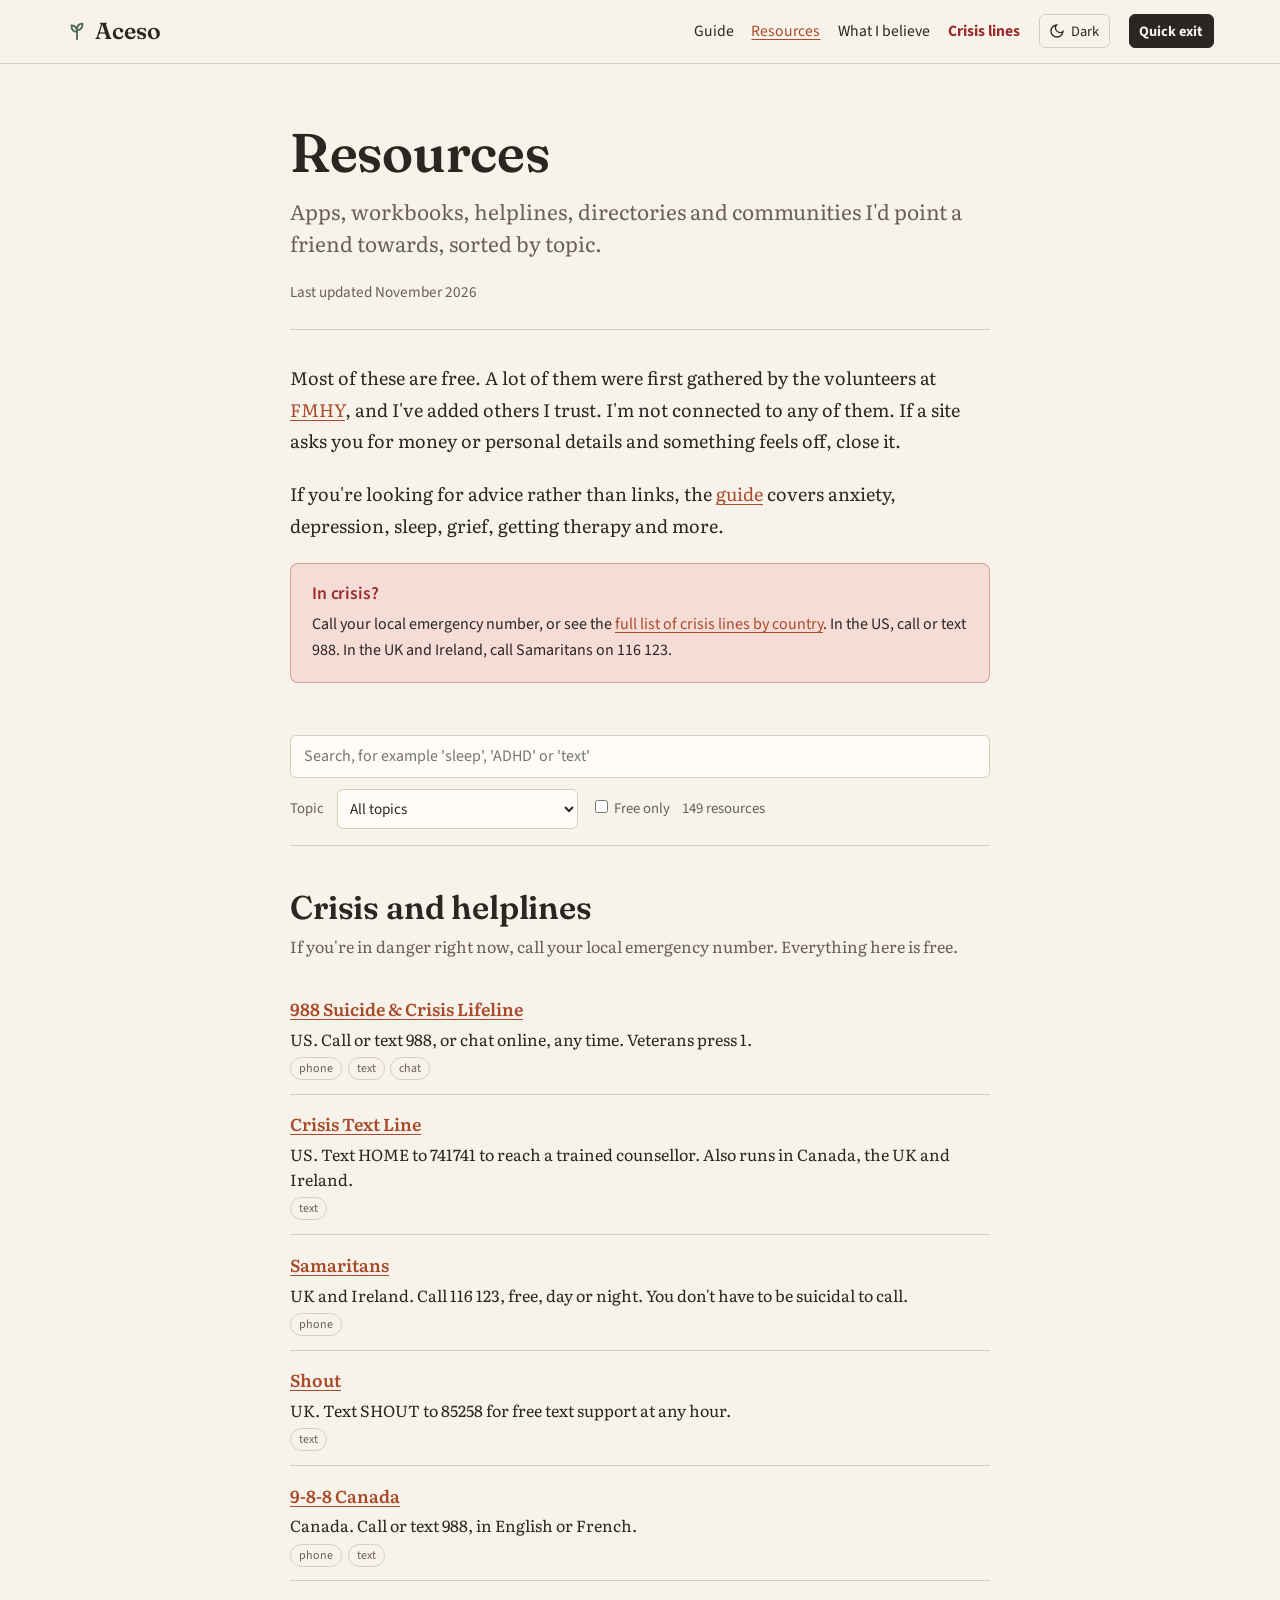
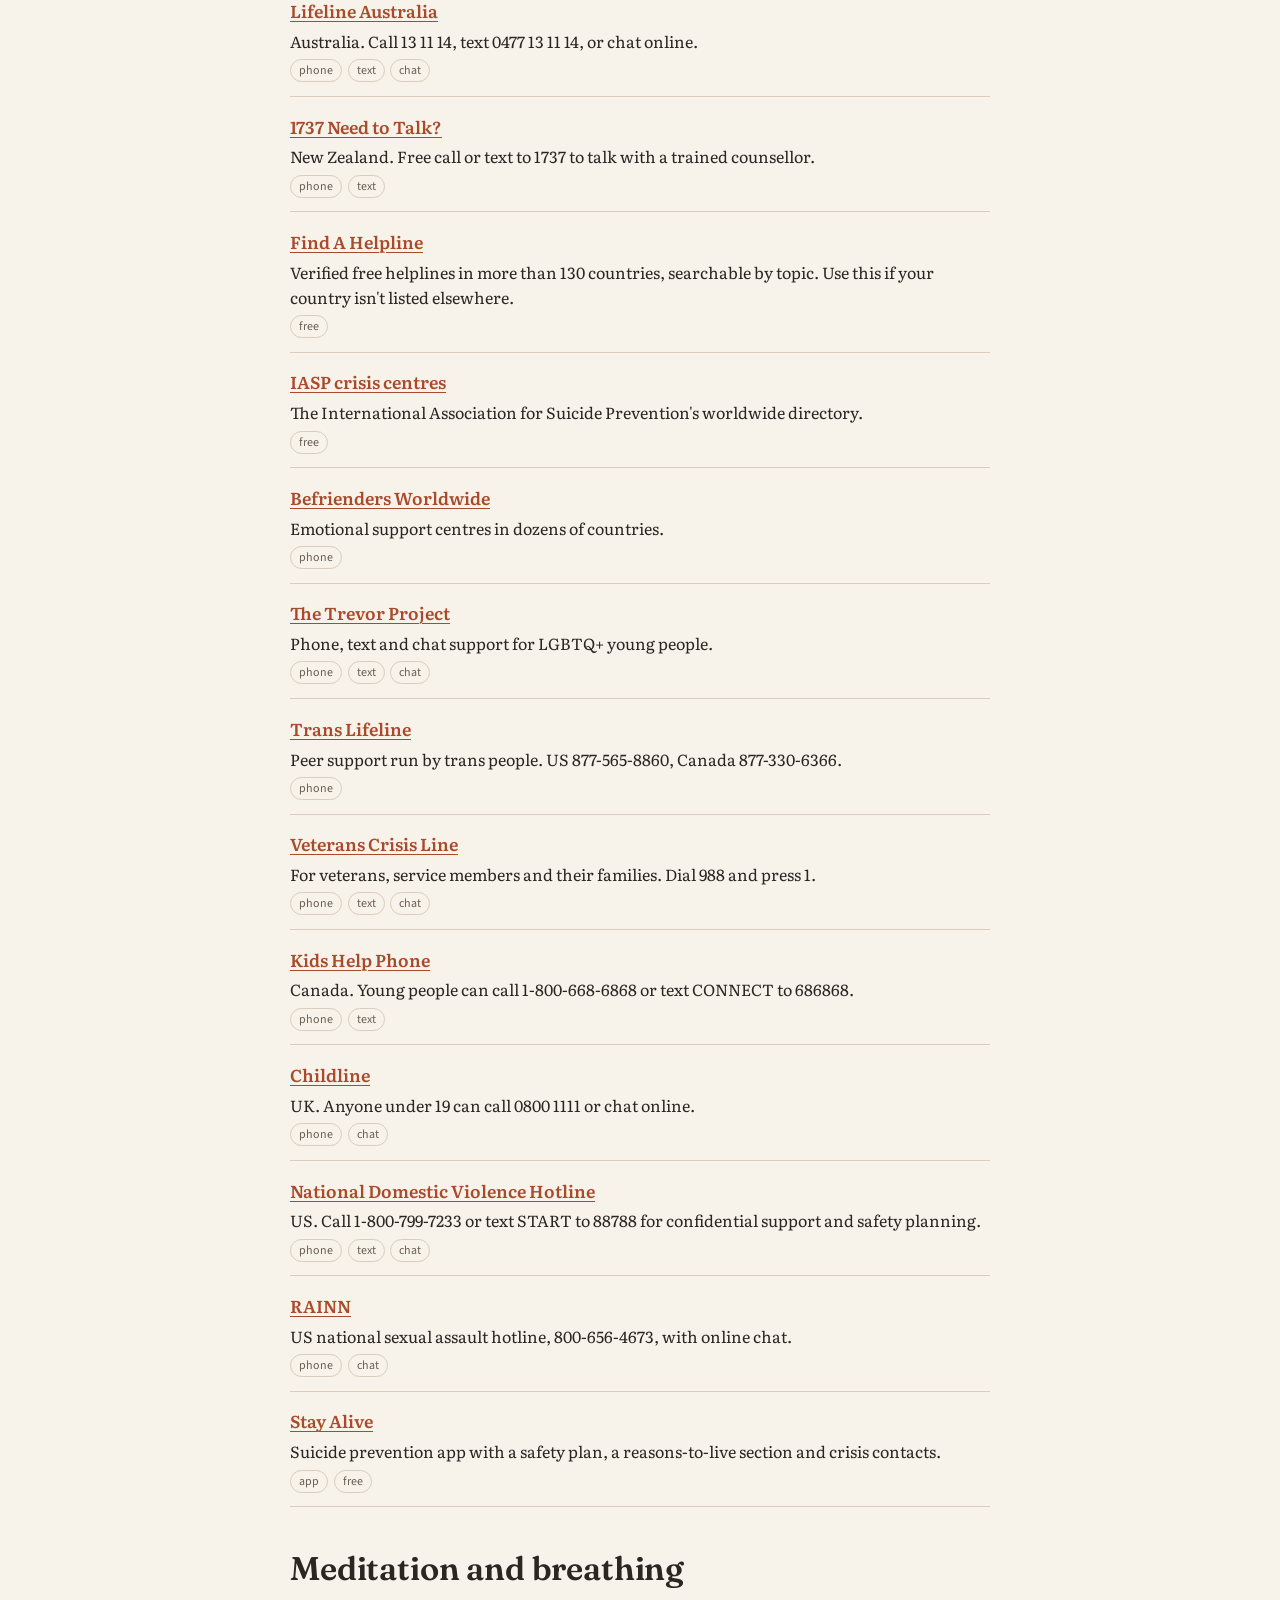
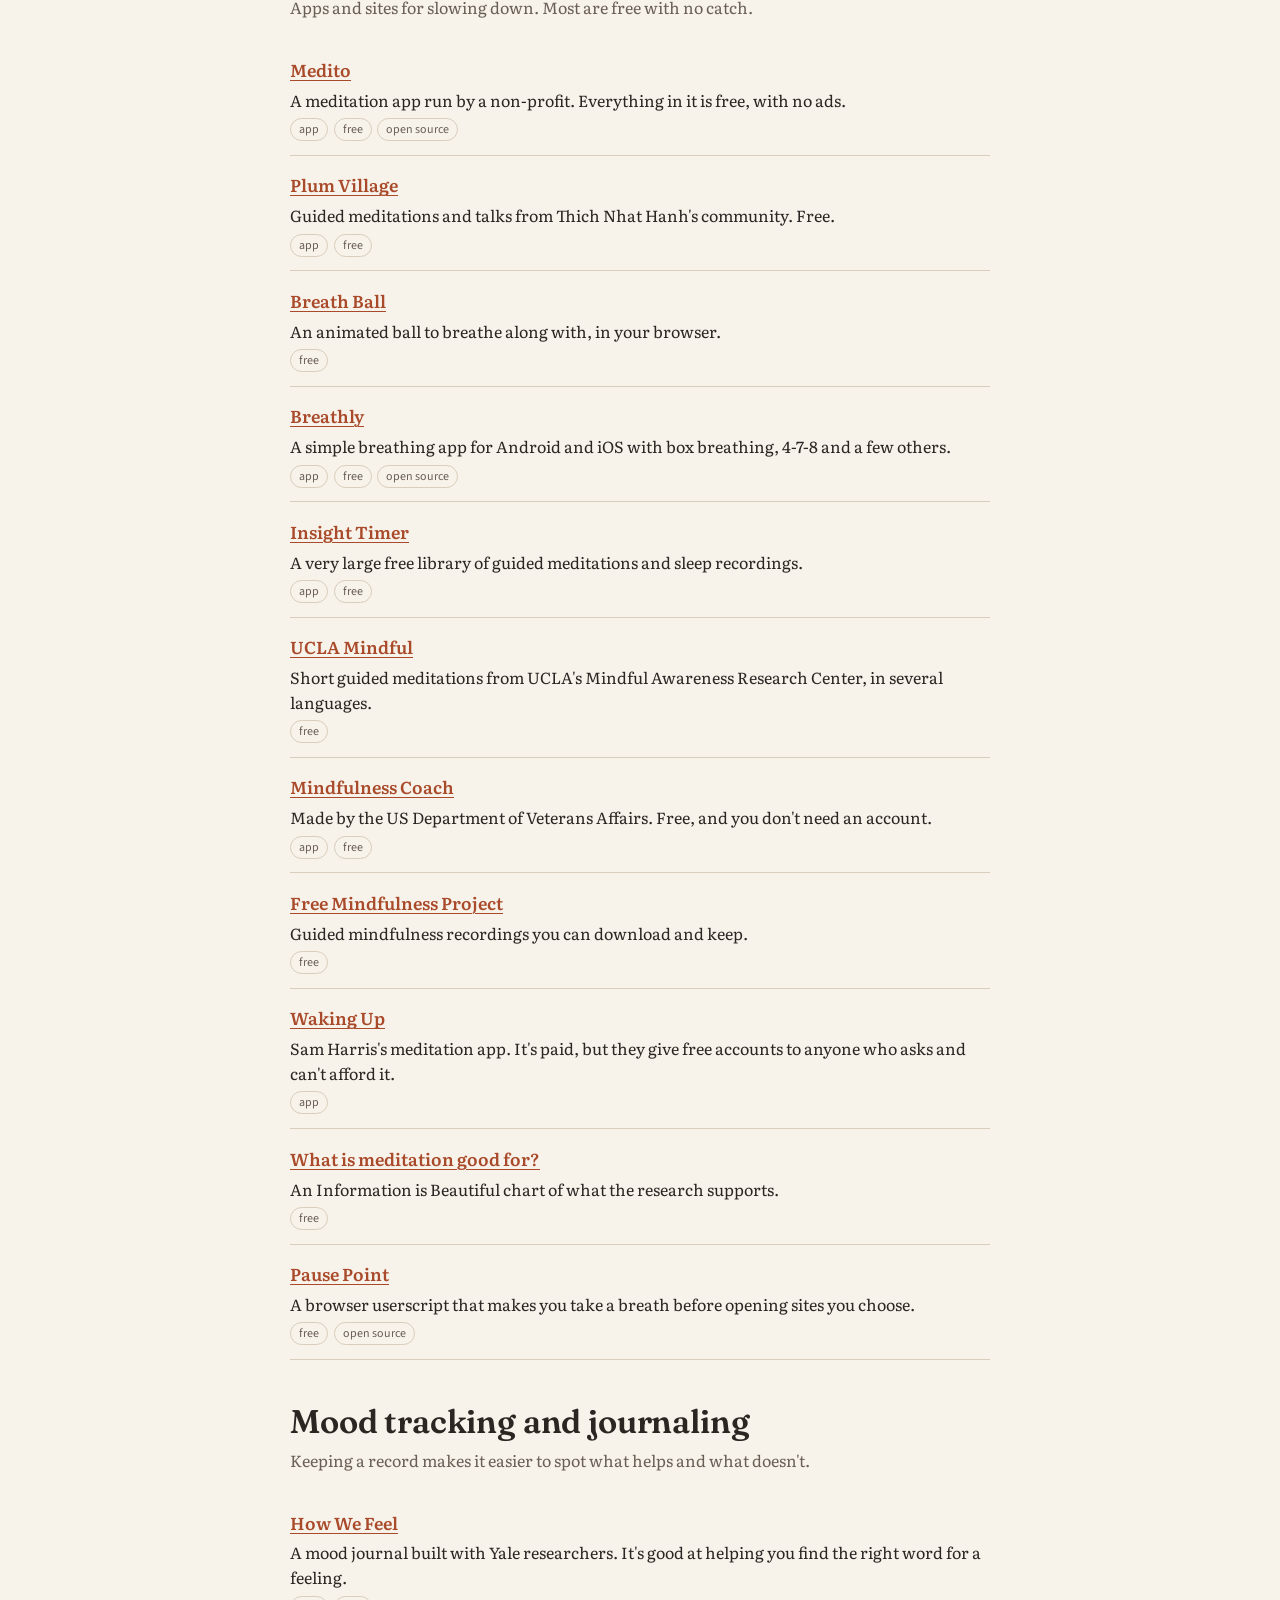
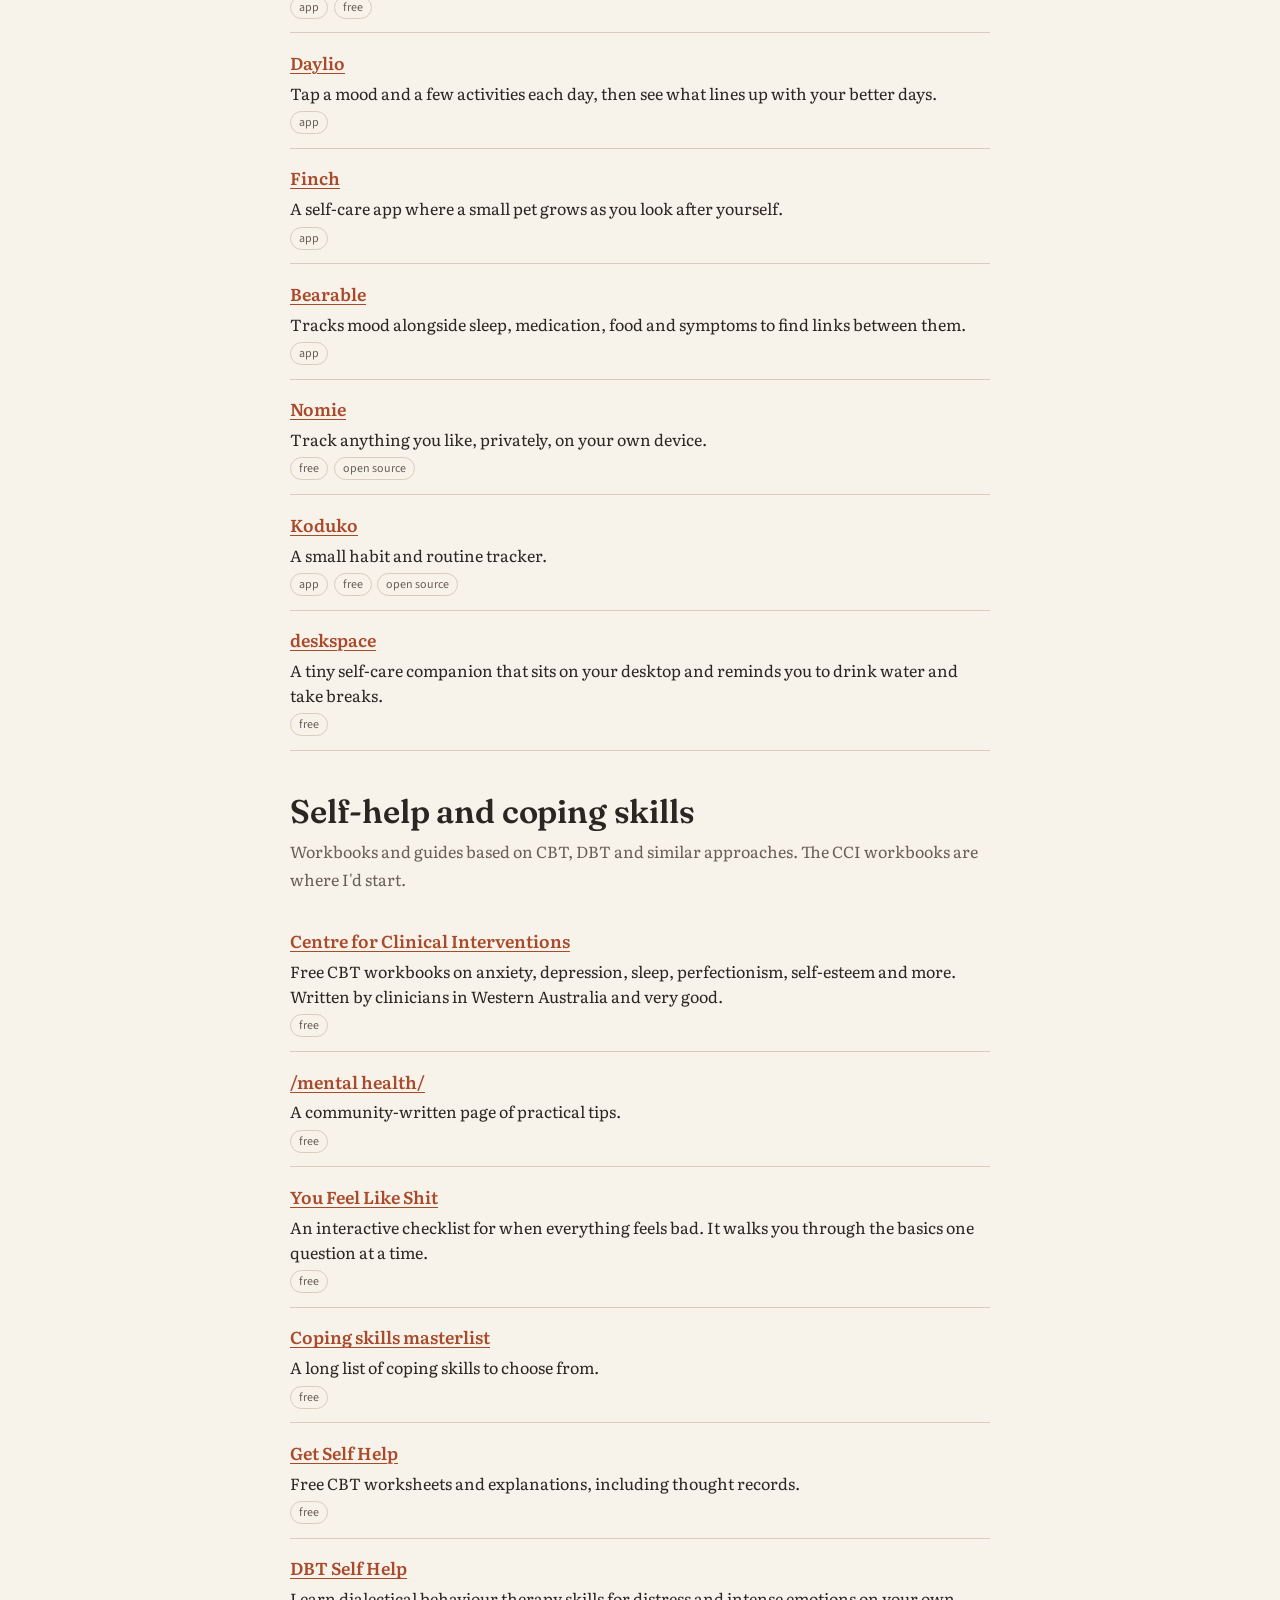
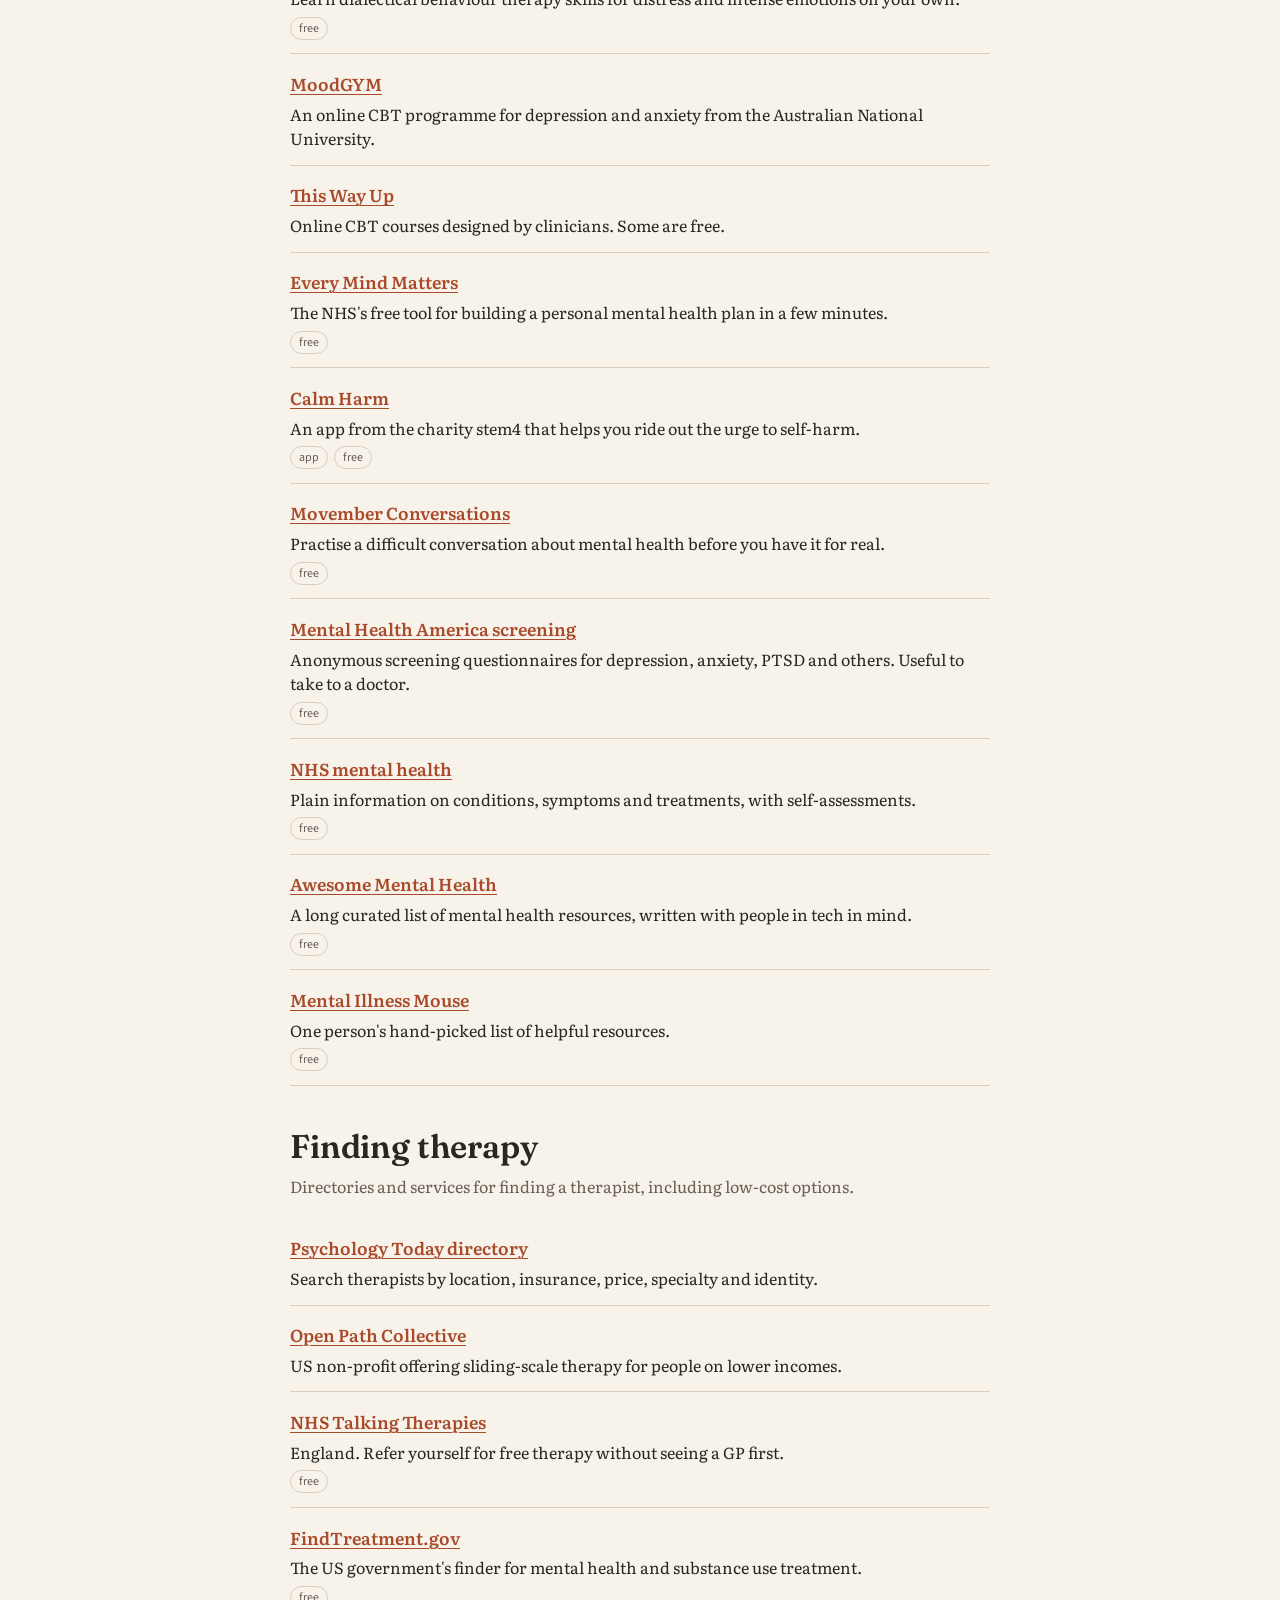
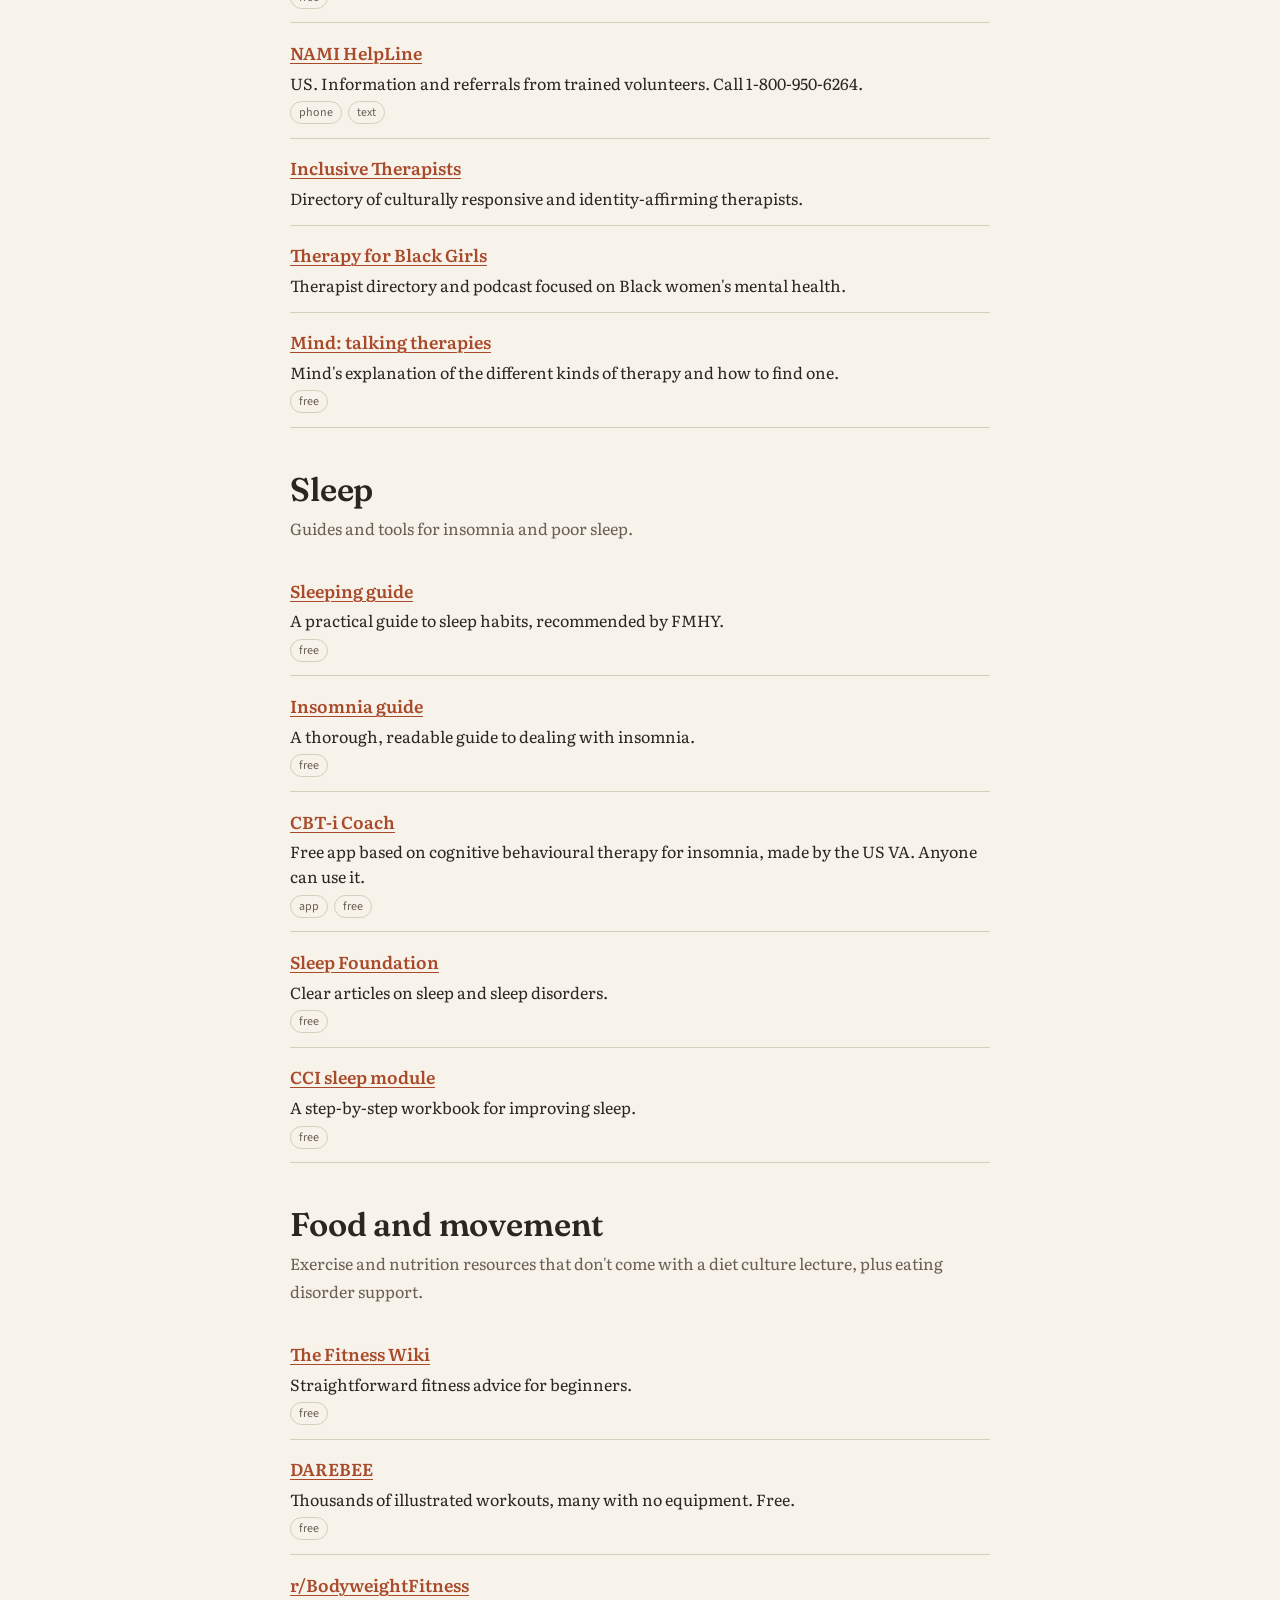
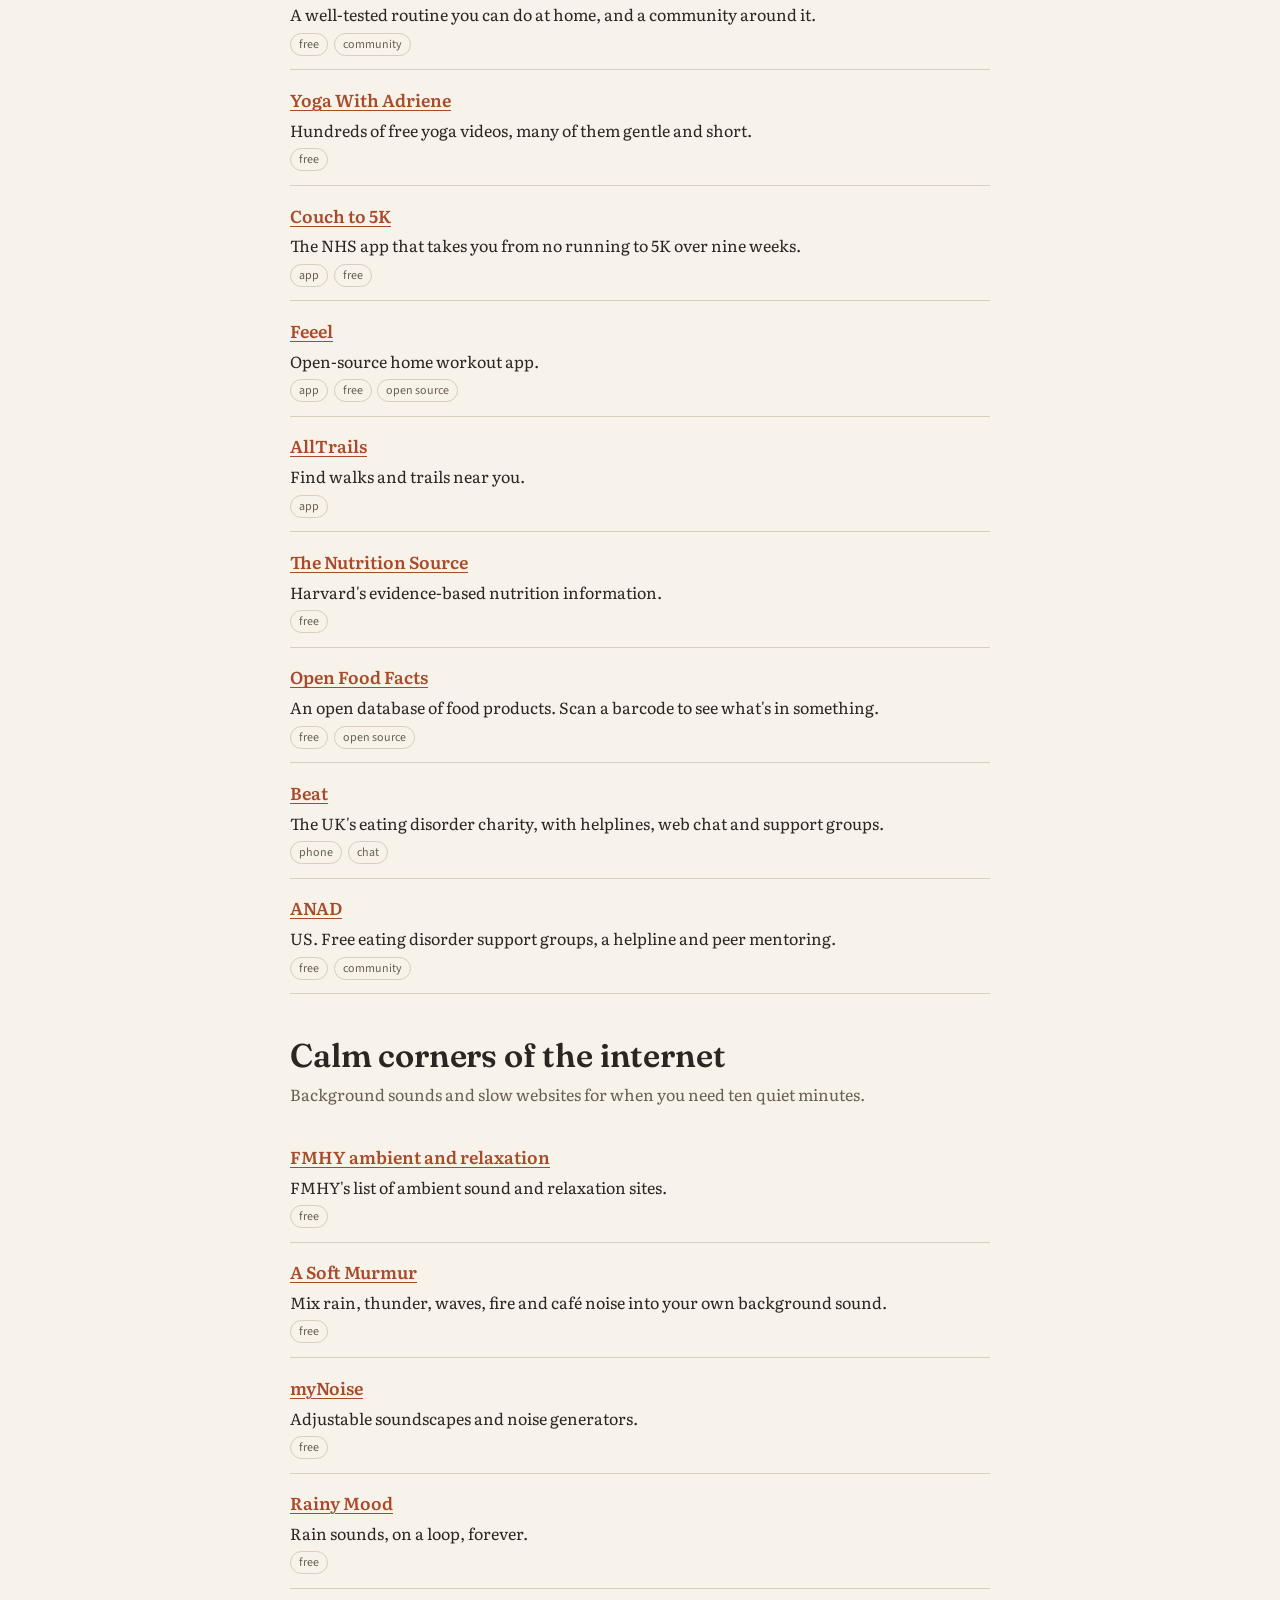
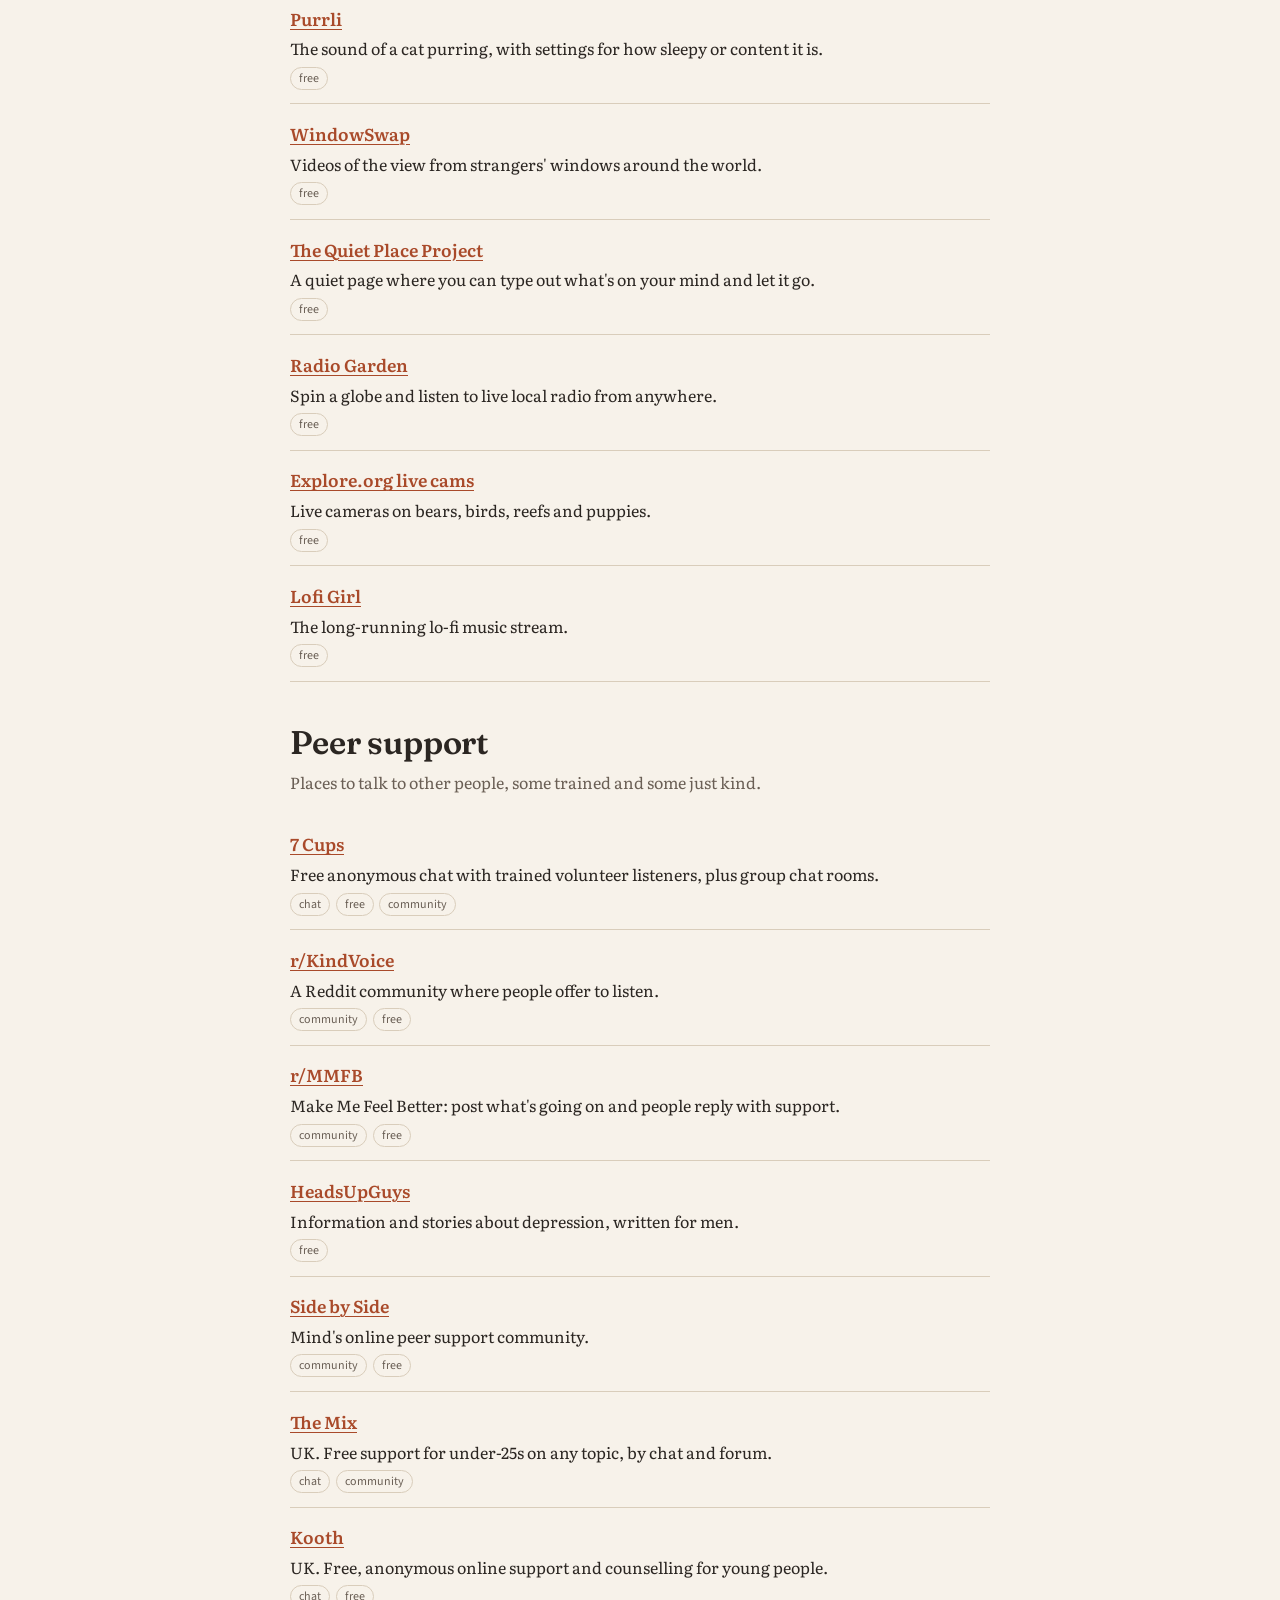
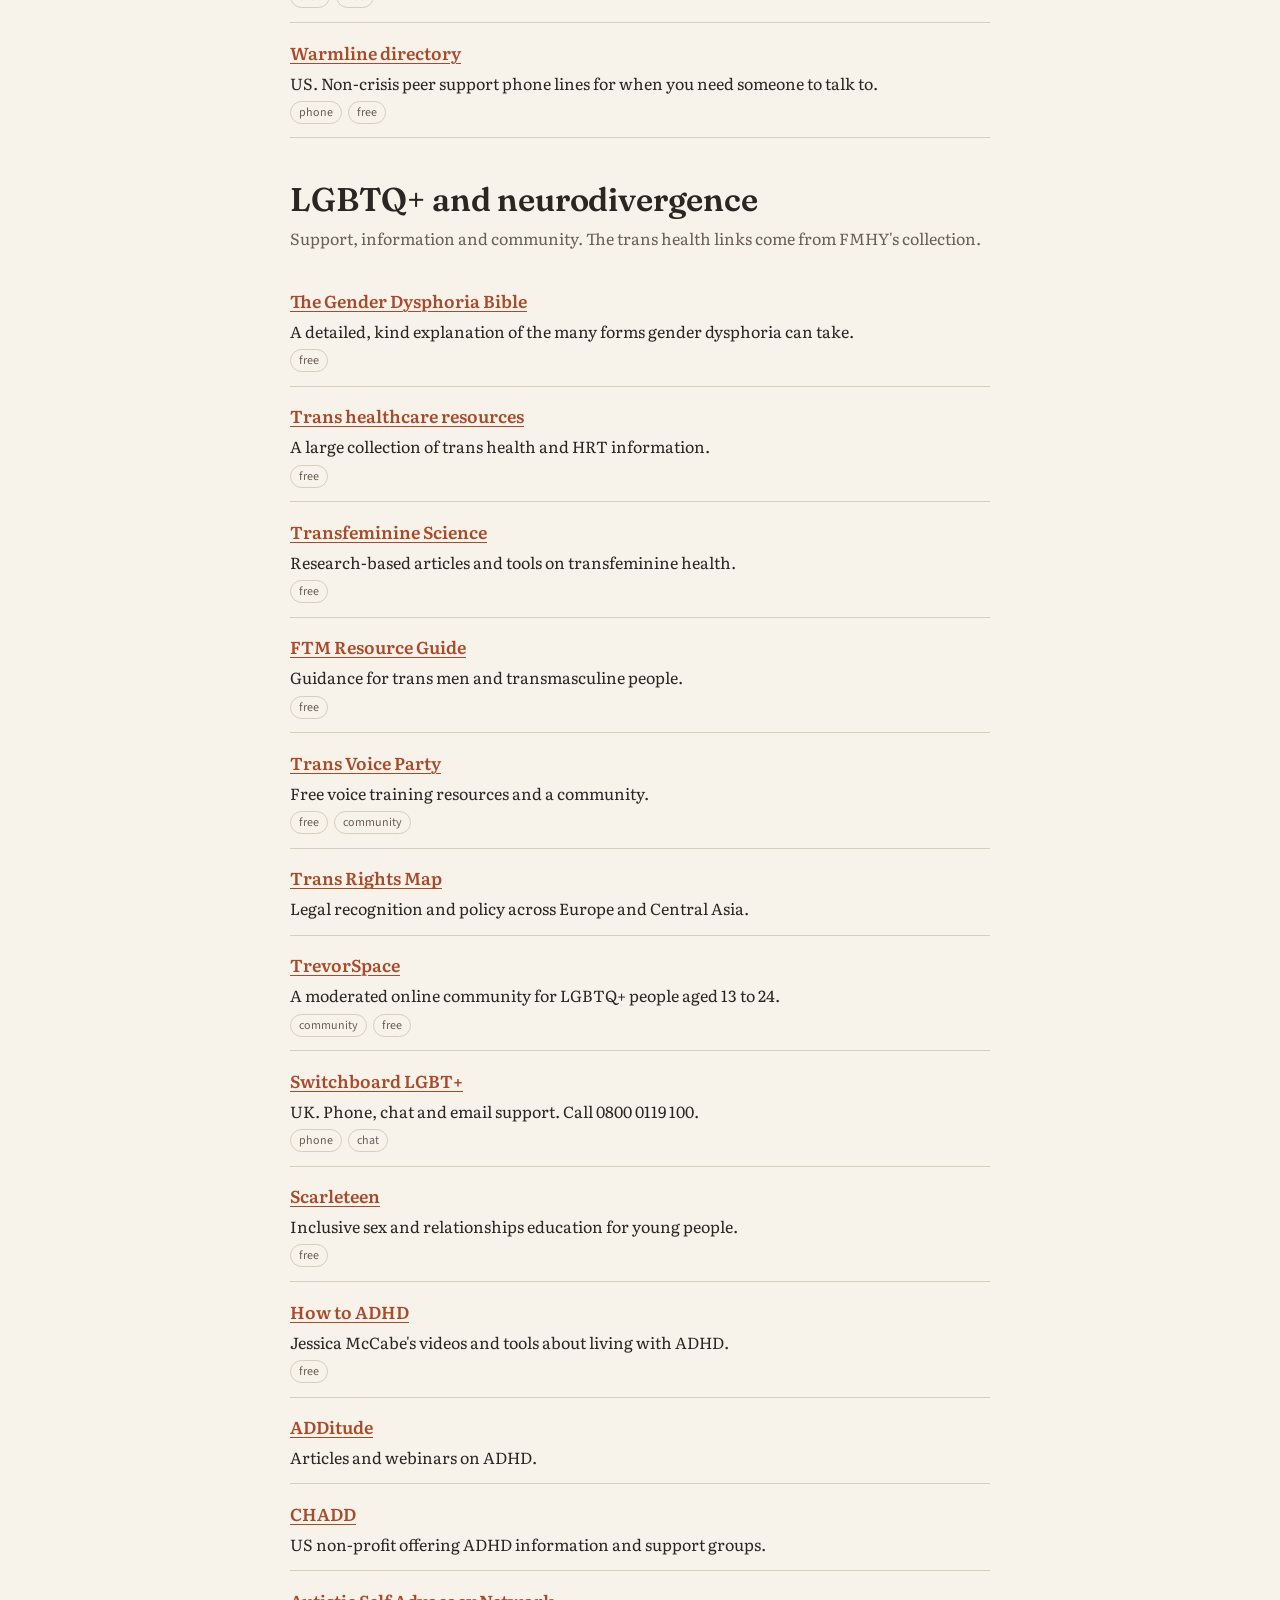
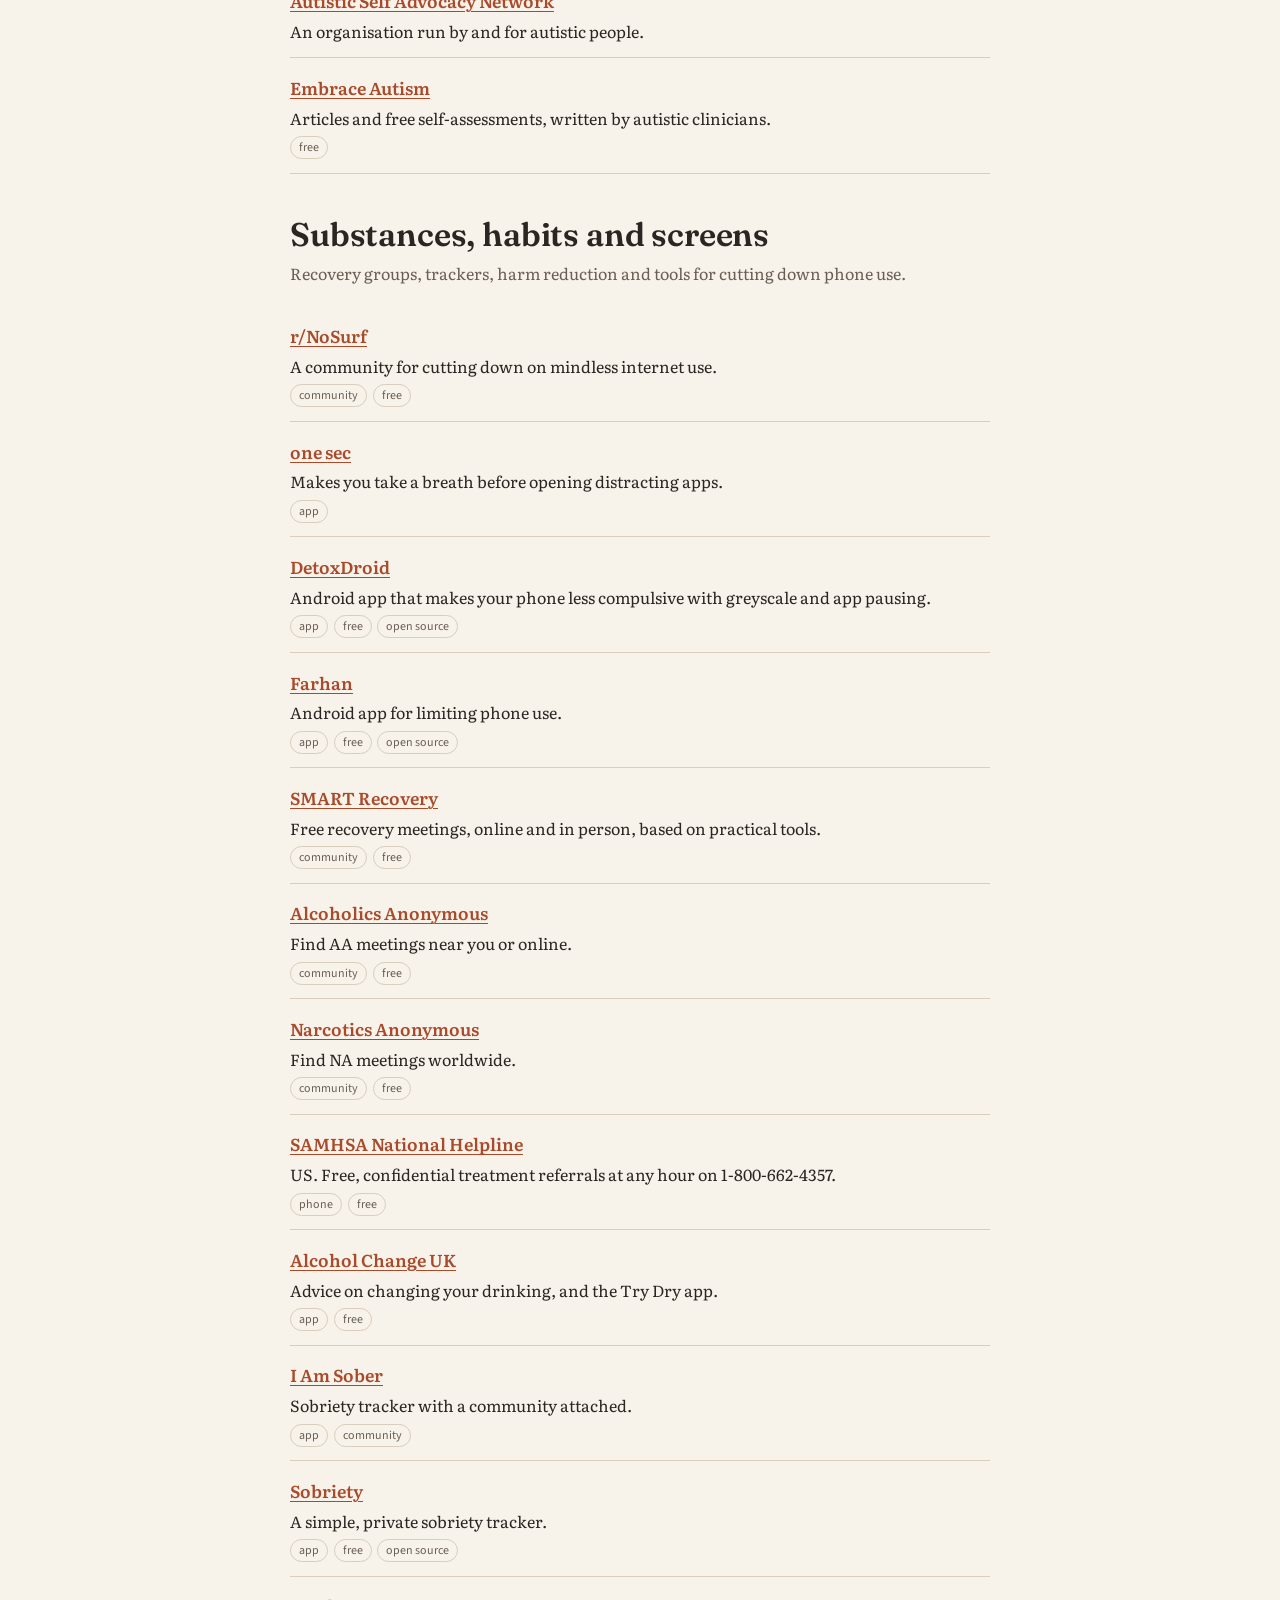
<file: resources.html>
<!doctype html>
<html lang="en">
<head>
<meta charset="utf-8">
<meta name="viewport" content="width=device-width, initial-scale=1">
<title>Resources · Aceso</title>
<meta name="description" content="Around 150 free mental health resources: helplines, apps, CBT workbooks, therapy directories, peer support and more, sorted by topic.">
<meta name="theme-color" content="#f7f2ea" media="(prefers-color-scheme: light)">
<meta name="theme-color" content="#1c1a18" media="(prefers-color-scheme: dark)">
<link rel="icon" href="data:image/svg+xml,%3Csvg xmlns='http://www.w3.org/2000/svg' viewBox='0 0 24 24' fill='none' stroke='%234d6b57' stroke-width='2' stroke-linecap='round'%3E%3Cpath d='M12 21V11'/%3E%3Cpath d='M12 13c-4 0-6-3-6-7 4 0 6 3 6 7z'/%3E%3Cpath d='M12 11c0-4 2-7 6-7 0 4-2 7-6 7z'/%3E%3C/svg%3E">
<link rel="preconnect" href="https://fonts.googleapis.com">
<link rel="preconnect" href="https://fonts.gstatic.com" crossorigin>
<link href="https://fonts.googleapis.com/css2?family=Source+Sans+3:wght@400;600;700&family=Fraunces:opsz,wght,SOFT@9..144,500..700,0..100&family=Literata:ital,opsz,wght@0,7..72,400;0,7..72,600;1,7..72,400&display=swap" rel="stylesheet">
<script>(function(){try{var t=localStorage.getItem("aceso:theme");if(t)document.documentElement.dataset.theme=JSON.parse(t);}catch(e){}})();</script>
<link rel="stylesheet" href="css/style.css">
</head>
<body>
<a class="skip-link" href="#main">Skip to content</a>

<header class="site-header">
  <div class="header-inner">
    <a class="wordmark" href="./"><svg viewBox="0 0 24 24" fill="none" stroke="currentColor" stroke-width="2" stroke-linecap="round" aria-hidden="true"><path d="M12 21V11"/><path d="M12 13c-4 0-6-3-6-7 4 0 6 3 6 7z"/><path d="M12 11c0-4 2-7 6-7 0 4-2 7-6 7z"/></svg>Aceso</a>
    <nav class="site-nav" aria-label="Site">
      <a href="./">Guide</a>
      <a href="resources.html" aria-current="page">Resources</a>
      <a href="why.html">What I believe</a>
      <a class="crisis-link" href="./#crisis-lines">Crisis lines</a>
    </nav>
    <button class="icon-btn" id="themeToggle" type="button"><svg viewBox="0 0 24 24" fill="none" stroke="currentColor" stroke-width="2" aria-hidden="true"><path d="M21 12.8A9 9 0 1 1 11.2 3a7 7 0 0 0 9.8 9.8z"/></svg><span class="theme-label">Dark</span></button>
    <button class="icon-btn exit-btn" type="button" data-quick-exit title="Leave this site immediately. You can also press Esc three times.">Quick exit</button>
  </div>
</header>

<div class="page">
  <main class="article" id="main">
    <header class="article-head">
      <h1>Resources</h1>
      <p class="standfirst">Apps, workbooks, helplines, directories and communities I'd point a friend towards, sorted by topic.</p>
      <p class="byline">Last updated November 2026</p>
    </header>

    <p>Most of these are free. A lot of them were first gathered by the volunteers at <a href="https://fmhy.net/misc#mental-health" target="_blank" rel="noopener">FMHY</a>, and I've added others I trust. I'm not connected to any of them. If a site asks you for money or personal details and something feels off, close it.</p>
    <p>If you're looking for advice rather than links, the <a href="./">guide</a> covers anxiety, depression, sleep, grief, getting therapy and more.</p>

    <div class="crisis-box" role="note">
      <h2>In crisis?</h2>
      <p>Call your local emergency number, or see the <a href="./#crisis-lines">full list of crisis lines by country</a>. In the US, call or text 988. In the UK and Ireland, call Samaritans on 116 123.</p>
    </div>

    <div class="lib-controls ui">
      <label class="sr-only" for="libSearch">Search resources</label>
      <input type="search" id="libSearch" placeholder="Search, for example 'sleep', 'ADHD' or 'text'" autocomplete="off">
      <div class="lib-row">
        <label for="libCat">Topic</label>
        <select id="libCat"><option value="all">All topics</option></select>
        <label><input type="checkbox" id="libFree"> Free only</label>
        <span id="libCount" aria-live="polite"></span>
      </div>
    </div>

    <div id="libList"></div>

    <p class="back-top" style="margin-top:2.5rem"><a href="#main">Back to the top</a></p>
  </main>
</div>

<footer class="site-footer">
  <div class="inner">
    <p>Aceso is a personal project. It isn't a medical service, and it can't diagnose or treat anything. If you're in danger or thinking about suicide, contact your local emergency number or one of the <a href="./#crisis-lines">crisis lines</a>.</p>
    <p>Found a broken link, or know something that belongs here? Please let me know. Press <kbd>Esc</kbd> three times to leave quickly.</p>
    <p>© <span id="year">2026</span> Aceso</p>
  </div>
</footer>

<script src="js/resources.js"></script>
<script src="js/app.js"></script>
<script src="js/library.js"></script>
</body>
</html>
</file>
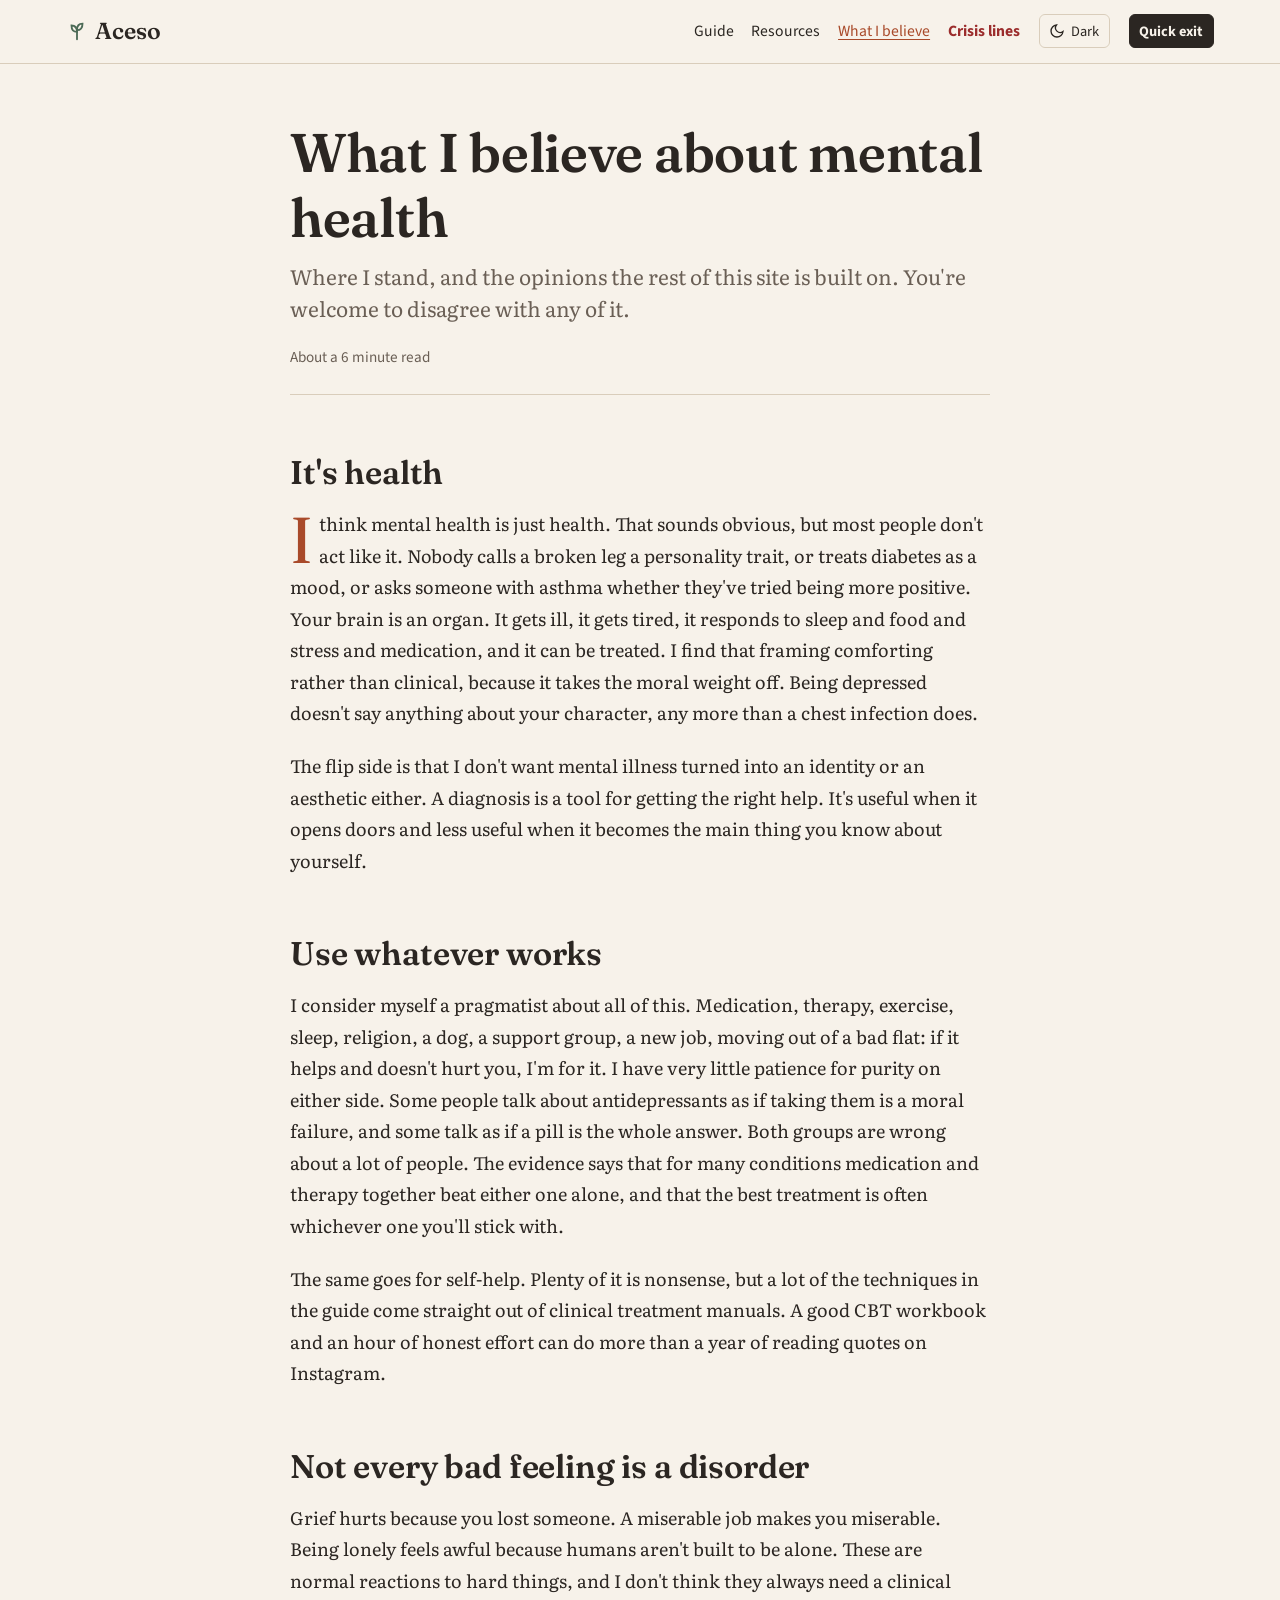
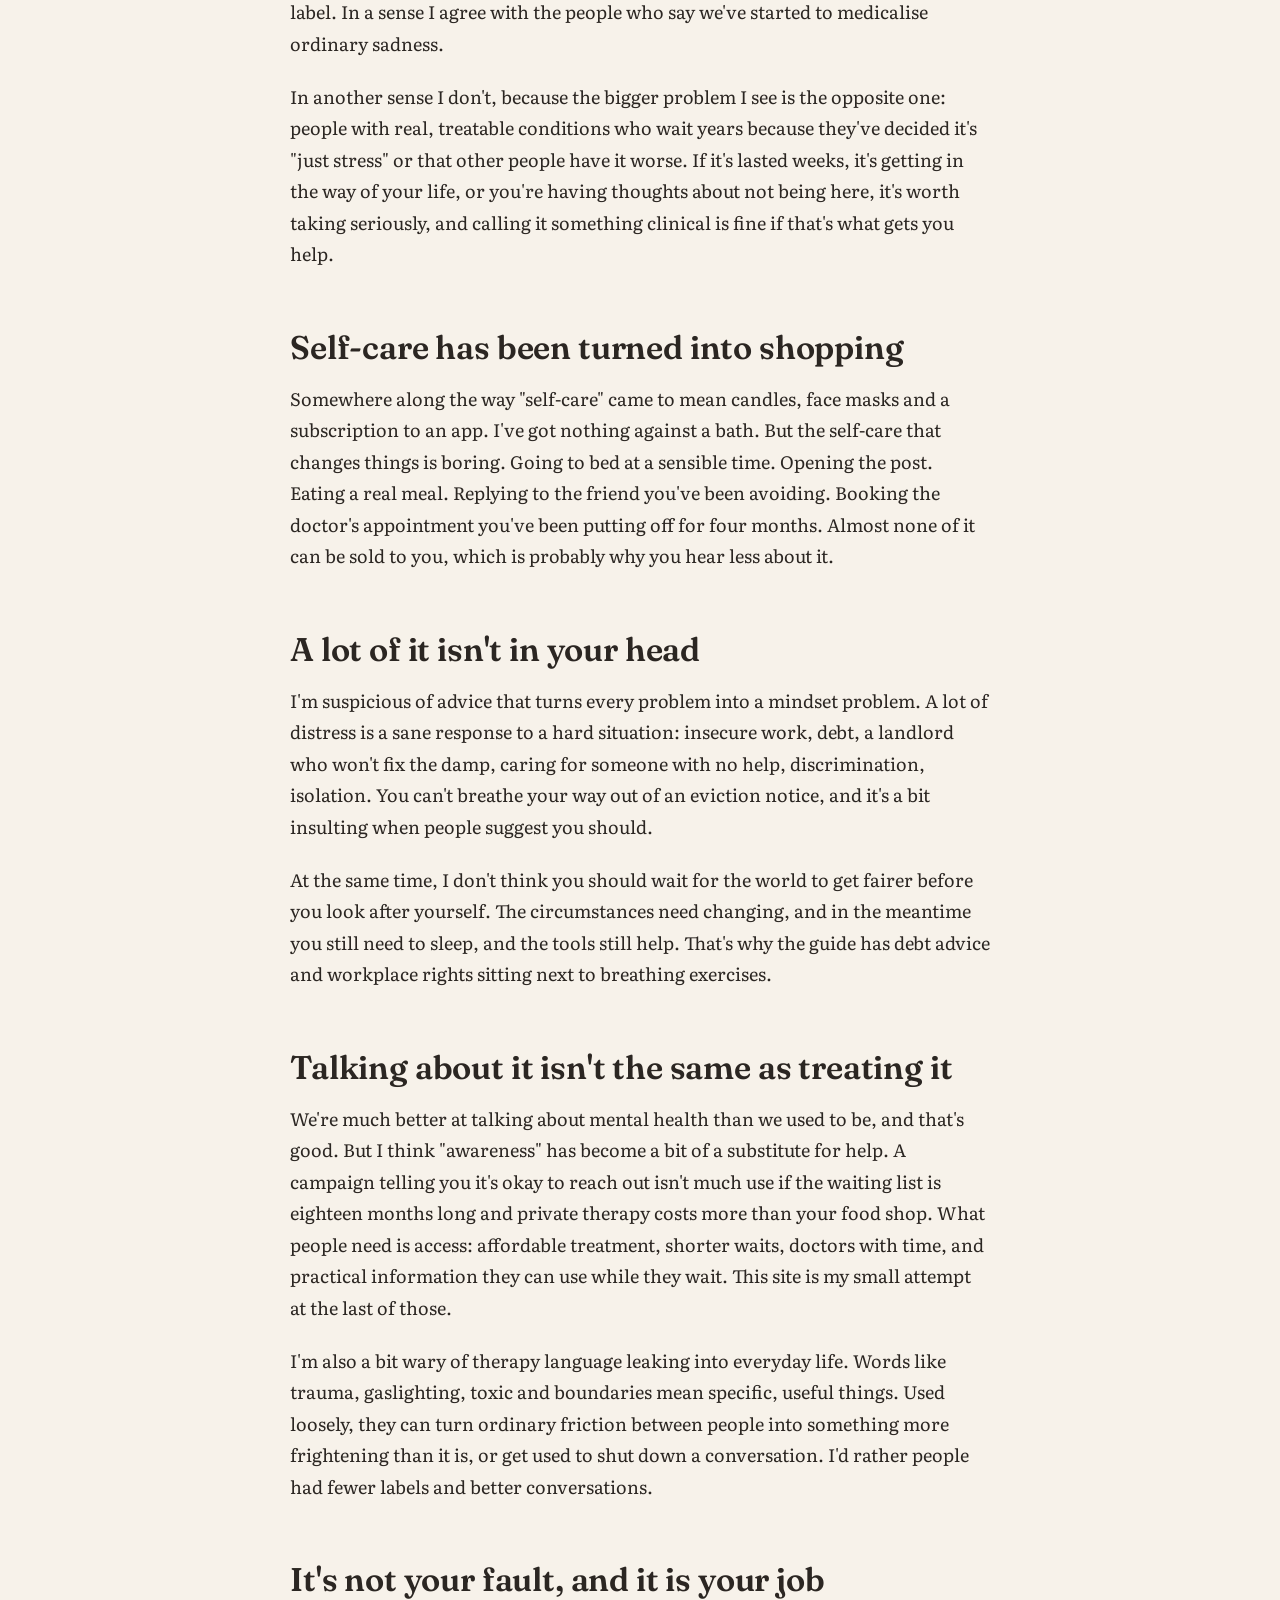
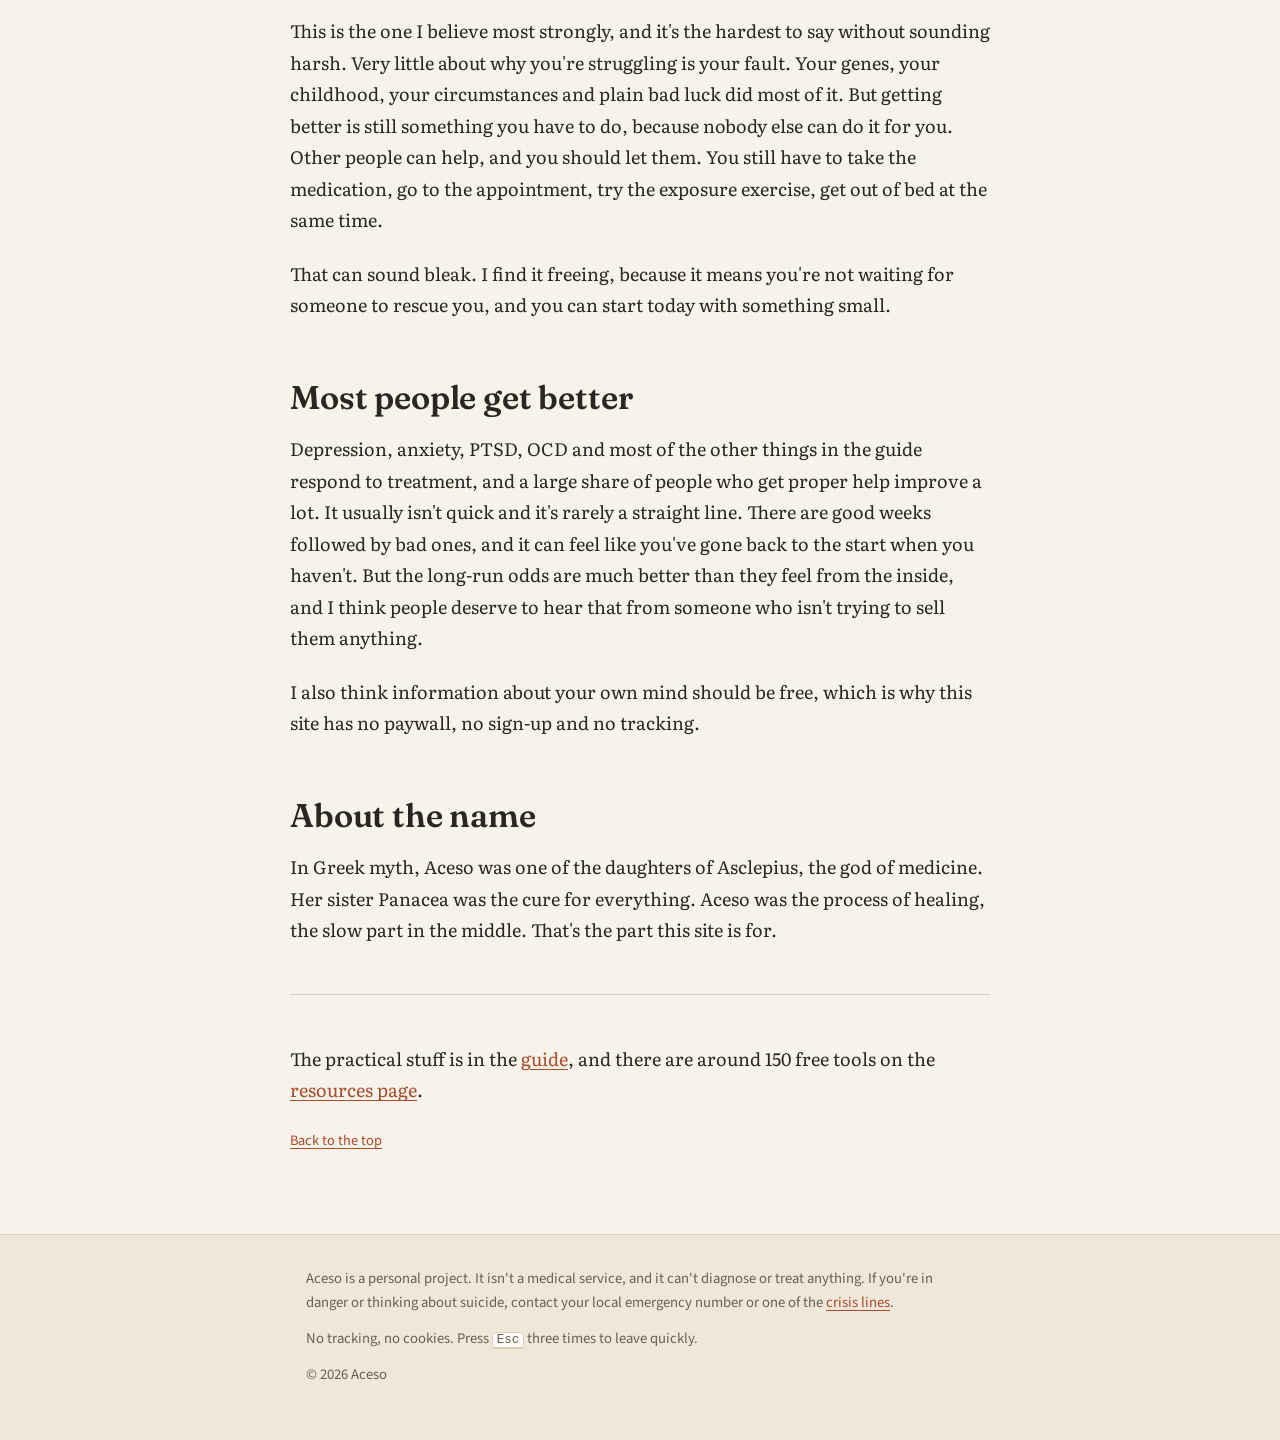
<file: why.html>
<!doctype html>
<html lang="en">
<head>
<meta charset="utf-8">
<meta name="viewport" content="width=device-width, initial-scale=1">
<title>What I believe · Aceso</title>
<meta name="description" content="Where Aceso stands on mental health: it is health, use whatever works, not every bad feeling is a disorder, and most people get better.">
<meta name="theme-color" content="#f7f2ea" media="(prefers-color-scheme: light)">
<meta name="theme-color" content="#1c1a18" media="(prefers-color-scheme: dark)">
<meta property="og:title" content="What I believe · Aceso">
<meta property="og:type" content="article">
<link rel="icon" href="data:image/svg+xml,%3Csvg xmlns='http://www.w3.org/2000/svg' viewBox='0 0 24 24' fill='none' stroke='%234d6b57' stroke-width='2' stroke-linecap='round'%3E%3Cpath d='M12 21V11'/%3E%3Cpath d='M12 13c-4 0-6-3-6-7 4 0 6 3 6 7z'/%3E%3Cpath d='M12 11c0-4 2-7 6-7 0 4-2 7-6 7z'/%3E%3C/svg%3E">
<link rel="preconnect" href="https://fonts.googleapis.com">
<link rel="preconnect" href="https://fonts.gstatic.com" crossorigin>
<link href="https://fonts.googleapis.com/css2?family=Source+Sans+3:wght@400;600;700&family=Fraunces:opsz,wght,SOFT@9..144,500..700,0..100&family=Literata:ital,opsz,wght@0,7..72,400;0,7..72,600;1,7..72,400&display=swap" rel="stylesheet">
<script>(function(){try{var t=localStorage.getItem("aceso:theme");if(t)document.documentElement.dataset.theme=JSON.parse(t);}catch(e){}})();</script>
<link rel="stylesheet" href="css/style.css">
</head>
<body>
<a class="skip-link" href="#main">Skip to content</a>

<header class="site-header">
  <div class="header-inner">
    <a class="wordmark" href="./"><svg viewBox="0 0 24 24" fill="none" stroke="currentColor" stroke-width="2" stroke-linecap="round" aria-hidden="true"><path d="M12 21V11"/><path d="M12 13c-4 0-6-3-6-7 4 0 6 3 6 7z"/><path d="M12 11c0-4 2-7 6-7 0 4-2 7-6 7z"/></svg>Aceso</a>
    <nav class="site-nav" aria-label="Site">
      <a href="./">Guide</a>
      <a href="resources.html">Resources</a>
      <a href="why.html" aria-current="page">What I believe</a>
      <a class="crisis-link" href="./#crisis-lines">Crisis lines</a>
    </nav>
    <button class="icon-btn" id="themeToggle" type="button"><svg viewBox="0 0 24 24" fill="none" stroke="currentColor" stroke-width="2" aria-hidden="true"><path d="M21 12.8A9 9 0 1 1 11.2 3a7 7 0 0 0 9.8 9.8z"/></svg><span class="theme-label">Dark</span></button>
    <button class="icon-btn exit-btn" type="button" data-quick-exit title="Leave this site immediately. You can also press Esc three times.">Quick exit</button>
  </div>
</header>

<div class="page">
  <main class="article" id="main">
    <header class="article-head">
      <h1>What I believe about mental health</h1>
      <p class="standfirst">Where I stand, and the opinions the rest of this site is built on. You're welcome to disagree with any of it.</p>
      <p class="byline">About a 6 minute read</p>
    </header>

    <h2>It's health</h2>
    <p class="dropcap">I think mental health is just health. That sounds obvious, but most people don't act like it. Nobody calls a broken leg a personality trait, or treats diabetes as a mood, or asks someone with asthma whether they've tried being more positive. Your brain is an organ. It gets ill, it gets tired, it responds to sleep and food and stress and medication, and it can be treated. I find that framing comforting rather than clinical, because it takes the moral weight off. Being depressed doesn't say anything about your character, any more than a chest infection does.</p>
    <p>The flip side is that I don't want mental illness turned into an identity or an aesthetic either. A diagnosis is a tool for getting the right help. It's useful when it opens doors and less useful when it becomes the main thing you know about yourself.</p>

    <h2>Use whatever works</h2>
    <p>I consider myself a pragmatist about all of this. Medication, therapy, exercise, sleep, religion, a dog, a support group, a new job, moving out of a bad flat: if it helps and doesn't hurt you, I'm for it. I have very little patience for purity on either side. Some people talk about antidepressants as if taking them is a moral failure, and some talk as if a pill is the whole answer. Both groups are wrong about a lot of people. The evidence says that for many conditions medication and therapy together beat either one alone, and that the best treatment is often whichever one you'll stick with.</p>
    <p>The same goes for self-help. Plenty of it is nonsense, but a lot of the techniques in the guide come straight out of clinical treatment manuals. A good CBT workbook and an hour of honest effort can do more than a year of reading quotes on Instagram.</p>

    <h2>Not every bad feeling is a disorder</h2>
    <p>Grief hurts because you lost someone. A miserable job makes you miserable. Being lonely feels awful because humans aren't built to be alone. These are normal reactions to hard things, and I don't think they always need a clinical label. In a sense I agree with the people who say we've started to medicalise ordinary sadness.</p>
    <p>In another sense I don't, because the bigger problem I see is the opposite one: people with real, treatable conditions who wait years because they've decided it's "just stress" or that other people have it worse. If it's lasted weeks, it's getting in the way of your life, or you're having thoughts about not being here, it's worth taking seriously, and calling it something clinical is fine if that's what gets you help.</p>

    <h2>Self-care has been turned into shopping</h2>
    <p>Somewhere along the way "self-care" came to mean candles, face masks and a subscription to an app. I've got nothing against a bath. But the self-care that changes things is boring. Going to bed at a sensible time. Opening the post. Eating a real meal. Replying to the friend you've been avoiding. Booking the doctor's appointment you've been putting off for four months. Almost none of it can be sold to you, which is probably why you hear less about it.</p>

    <h2>A lot of it isn't in your head</h2>
    <p>I'm suspicious of advice that turns every problem into a mindset problem. A lot of distress is a sane response to a hard situation: insecure work, debt, a landlord who won't fix the damp, caring for someone with no help, discrimination, isolation. You can't breathe your way out of an eviction notice, and it's a bit insulting when people suggest you should.</p>
    <p>At the same time, I don't think you should wait for the world to get fairer before you look after yourself. The circumstances need changing, and in the meantime you still need to sleep, and the tools still help. That's why the guide has debt advice and workplace rights sitting next to breathing exercises.</p>

    <h2>Talking about it isn't the same as treating it</h2>
    <p>We're much better at talking about mental health than we used to be, and that's good. But I think "awareness" has become a bit of a substitute for help. A campaign telling you it's okay to reach out isn't much use if the waiting list is eighteen months long and private therapy costs more than your food shop. What people need is access: affordable treatment, shorter waits, doctors with time, and practical information they can use while they wait. This site is my small attempt at the last of those.</p>
    <p>I'm also a bit wary of therapy language leaking into everyday life. Words like trauma, gaslighting, toxic and boundaries mean specific, useful things. Used loosely, they can turn ordinary friction between people into something more frightening than it is, or get used to shut down a conversation. I'd rather people had fewer labels and better conversations.</p>

    <h2>It's not your fault, and it is your job</h2>
    <p>This is the one I believe most strongly, and it's the hardest to say without sounding harsh. Very little about why you're struggling is your fault. Your genes, your childhood, your circumstances and plain bad luck did most of it. But getting better is still something you have to do, because nobody else can do it for you. Other people can help, and you should let them. You still have to take the medication, go to the appointment, try the exposure exercise, get out of bed at the same time.</p>
    <p>That can sound bleak. I find it freeing, because it means you're not waiting for someone to rescue you, and you can start today with something small.</p>

    <h2>Most people get better</h2>
    <p>Depression, anxiety, PTSD, OCD and most of the other things in the guide respond to treatment, and a large share of people who get proper help improve a lot. It usually isn't quick and it's rarely a straight line. There are good weeks followed by bad ones, and it can feel like you've gone back to the start when you haven't. But the long-run odds are much better than they feel from the inside, and I think people deserve to hear that from someone who isn't trying to sell them anything.</p>
    <p>I also think information about your own mind should be free, which is why this site has no paywall, no sign-up and no tracking.</p>

    <h2>About the name</h2>
    <p>In Greek myth, Aceso was one of the daughters of Asclepius, the god of medicine. Her sister Panacea was the cure for everything. Aceso was the process of healing, the slow part in the middle. That's the part this site is for.</p>

    <hr>
    <p>The practical stuff is in the <a href="./">guide</a>, and there are around 150 free tools on the <a href="resources.html">resources page</a>.</p>
    <p class="back-top"><a href="#main">Back to the top</a></p>
  </main>
</div>

<footer class="site-footer">
  <div class="inner">
    <p>Aceso is a personal project. It isn't a medical service, and it can't diagnose or treat anything. If you're in danger or thinking about suicide, contact your local emergency number or one of the <a href="./#crisis-lines">crisis lines</a>.</p>
    <p>No tracking, no cookies. Press <kbd>Esc</kbd> three times to leave quickly.</p>
    <p>© <span id="year">2026</span> Aceso</p>
  </div>
</footer>

<script src="js/app.js"></script>
</body>
</html>
</file>
<file: css/style.css>
/* Aceso — stylesheet */

:root {
  --bg: #f7f2ea;
  --bg-2: #efe7da;
  --surface: #fffcf7;
  --text: #2b2622;
  --muted: #6a5f55;
  --rule: #d9cdbb;
  --accent: #a94a2a;
  --accent-soft: #f2dccf;
  --green: #4d6b57;
  --green-soft: #dfe8dc;
  --blue-soft: #dde7ec;
  --warn: #9b2c2c;
  --warn-soft: #f6dcd6;
  --focus: #a94a2a;
  color-scheme: light;
}
@media (prefers-color-scheme: dark) {
  :root:not([data-theme="light"]) {
    --bg: #1c1a18; --bg-2: #24211e; --surface: #262320; --text: #ece4d8; --muted: #b3a797;
    --rule: #3d3832; --accent: #e3906e; --accent-soft: #3c2a22; --green: #9cc0a6; --green-soft: #26312a;
    --blue-soft: #232d32; --warn: #f0a19a; --warn-soft: #3e2422; --focus: #e3906e; color-scheme: dark;
  }
}
:root[data-theme="dark"] {
  --bg: #1c1a18; --bg-2: #24211e; --surface: #262320; --text: #ece4d8; --muted: #b3a797;
  --rule: #3d3832; --accent: #e3906e; --accent-soft: #3c2a22; --green: #9cc0a6; --green-soft: #26312a;
  --blue-soft: #232d32; --warn: #f0a19a; --warn-soft: #3e2422; --focus: #e3906e; color-scheme: dark;
}

*, *::before, *::after { box-sizing: border-box; }
html { scroll-behavior: smooth; scroll-padding-top: 80px; -webkit-text-size-adjust: 100%; }
body {
  margin: 0; background: var(--bg); color: var(--text);
  font-family: "Literata", Georgia, "Times New Roman", serif;
  font-size: 1.125rem; line-height: 1.75;
  font-optical-sizing: auto;
}
a { color: var(--accent); text-decoration-thickness: 1px; text-underline-offset: 3px; }
a:hover { text-decoration-thickness: 2px; }
:focus-visible { outline: 2px solid var(--focus); outline-offset: 3px; border-radius: 3px; }
h1, h2, h3, h4 { font-family: "Fraunces", Georgia, serif; font-variation-settings: "SOFT" 30; line-height: 1.2; font-weight: 600; letter-spacing: -.005em; }
h1 { font-size: clamp(2.3rem, 6vw, 3.4rem); margin: 0 0 .6rem; }
h2 { font-size: clamp(1.6rem, 4vw, 2.05rem); margin: 3.6rem 0 1rem; }
h3 { font-size: 1.3rem; margin: 2.2rem 0 .6rem; }
p { margin: 0 0 1.2em; }
ul, ol { padding-left: 1.4em; margin: 0 0 1.2em; }
li { margin-bottom: .45em; }
li::marker { color: var(--muted); }
hr { border: 0; border-top: 1px solid var(--rule); margin: 3rem 0; }
blockquote { margin: 1.6rem 0; padding: .2rem 0 .2rem 1.2rem; border-left: 3px solid var(--accent); color: var(--muted); font-style: italic; }
kbd { font-family: ui-monospace, monospace; font-size: .85em; border: 1px solid var(--rule); border-bottom-width: 2px; border-radius: 4px; padding: 0 .3em; background: var(--surface); }
.sr-only { position: absolute; width: 1px; height: 1px; padding: 0; margin: -1px; overflow: hidden; clip: rect(0,0,0,0); white-space: nowrap; border: 0; }
.skip-link { position: absolute; left: 12px; top: -60px; z-index: 100; background: var(--surface); padding: .5rem .8rem; border: 1px solid var(--rule); }
.skip-link:focus { top: 12px; }

/* ---------- UI text uses a plain sans ---------- */
.ui, .site-header, .toc, .btn, .crisis-box, .note, .lib-controls, .res-meta, .site-footer, .byline, .tool label, .tag { font-family: "Source Sans 3", system-ui, sans-serif; }

/* ---------- header ---------- */
.site-header { position: sticky; top: 0; z-index: 20; background: color-mix(in srgb, var(--bg) 92%, transparent); backdrop-filter: blur(6px); -webkit-backdrop-filter: blur(6px); border-bottom: 1px solid var(--rule); }
.header-inner { max-width: 1180px; margin: 0 auto; padding: .7rem 1rem; display: flex; align-items: center; gap: 1.2rem; }
.wordmark { font-family: "Fraunces", serif; font-weight: 600; font-size: 1.45rem; color: var(--text); text-decoration: none; display: flex; align-items: center; gap: .45rem; margin-right: auto; }
.wordmark svg { width: 22px; height: 22px; color: var(--green); }
.site-nav { display: flex; gap: 1.1rem; align-items: center; font-size: .98rem; }
.site-nav a { color: var(--text); text-decoration: none; }
.site-nav a:hover, .site-nav a[aria-current="page"] { color: var(--accent); text-decoration: underline; }
.site-nav a.crisis-link { color: var(--warn); font-weight: 700; }
.icon-btn { background: none; border: 1px solid var(--rule); color: var(--text); border-radius: 6px; height: 34px; padding: 0 .6rem; cursor: pointer; font: inherit; font-size: .9rem; display: inline-flex; align-items: center; gap: .35rem; }
.icon-btn:hover { border-color: var(--text); }
.icon-btn svg { width: 16px; height: 16px; }
.exit-btn { background: var(--text); color: var(--bg); border-color: var(--text); font-weight: 700; }
.exit-btn:hover { opacity: .85; }
@media (max-width: 720px) {
  .header-inner { gap: .6rem; flex-wrap: wrap; }
  .site-nav { order: 3; width: 100%; gap: 1rem; font-size: .92rem; overflow-x: auto; }
  .theme-label { display: none; }
}

/* ---------- layout ---------- */
.page { max-width: 1180px; margin: 0 auto; padding: 0 1rem; display: grid; grid-template-columns: 1fr; gap: 3rem; }
@media (min-width: 1080px) { .page.with-toc { grid-template-columns: 250px minmax(0, 700px); justify-content: center; } }
.article { max-width: 700px; margin: 0 auto; width: 100%; padding-bottom: 4rem; }
.article-head { padding: 3.5rem 0 1.5rem; border-bottom: 1px solid var(--rule); margin-bottom: 2rem; }
.byline { color: var(--muted); font-size: .95rem; margin: 0; }
.standfirst { font-size: 1.3rem; line-height: 1.55; color: var(--muted); margin: 0 0 1.2rem; }

/* ---------- table of contents ---------- */
.toc { font-size: .92rem; }
.toc h2 { font-family: "Source Sans 3", sans-serif; font-size: .8rem; text-transform: uppercase; letter-spacing: .08em; color: var(--muted); margin: 0 0 .6rem; }
.toc ol { list-style: none; padding: 0; margin: 0; counter-reset: toc; }
.toc li { margin: 0; counter-increment: toc; }
.toc a { display: block; padding: .28rem 0 .28rem .8rem; color: var(--muted); text-decoration: none; border-left: 2px solid var(--rule); line-height: 1.35; }
.toc a::before { content: counter(toc) ". "; }
.toc a:hover { color: var(--text); }
.toc a.active { color: var(--accent); border-left-color: var(--accent); font-weight: 700; }
.toc-side { display: none; }
@media (min-width: 1080px) {
  .toc-side { display: block; position: sticky; top: 90px; align-self: start; max-height: calc(100vh - 110px); overflow-y: auto; padding: 3.6rem 0 2rem; }
  .toc-inline { display: none; }
}
.toc-inline { border: 1px solid var(--rule); background: var(--surface); border-radius: 8px; padding: 0; margin: 0 0 2rem; }
.toc-inline summary { cursor: pointer; padding: .8rem 1rem; font-weight: 700; }
.toc-inline ol { padding: 0 1rem 1rem; columns: 2 220px; column-gap: 1.5rem; }
.toc-inline a { break-inside: avoid; }

/* ---------- boxes ---------- */
.crisis-box { background: var(--warn-soft); border: 1px solid color-mix(in srgb, var(--warn) 35%, transparent); border-radius: 8px; padding: 1.2rem 1.3rem; margin: 0 0 2.2rem; font-size: 1rem; line-height: 1.6; }
.crisis-box h2 { font-family: "Source Sans 3", sans-serif; font-size: 1.1rem; margin: 0 0 .5rem; color: var(--warn); }
.crisis-box p:last-child { margin-bottom: 0; }
.note { background: var(--surface); border: 1px solid var(--rule); border-left: 4px solid var(--green); border-radius: 6px; padding: 1rem 1.2rem; margin: 1.6rem 0; font-size: 1rem; line-height: 1.6; }
.note.warn { border-left-color: var(--warn); }
.note p:last-child, .note ul:last-child, .note ol:last-child { margin-bottom: 0; }
.note strong:first-child { display: block; margin-bottom: .2rem; }

/* crisis lines table */
.lines { width: 100%; border-collapse: collapse; font-family: "Source Sans 3", sans-serif; font-size: .95rem; margin: 1rem 0 1.4rem; }
.lines th, .lines td { text-align: left; padding: .55rem .5rem; border-bottom: 1px solid var(--rule); vertical-align: top; }
.lines th { font-size: .78rem; text-transform: uppercase; letter-spacing: .06em; color: var(--muted); font-weight: 700; }
.lines td:first-child { white-space: nowrap; font-weight: 700; }
.lines a[href^="tel"], .lines a[href^="sms"] { font-weight: 700; white-space: nowrap; }
@media (max-width: 560px) {
  .lines thead { display: none; }
  .lines tr { display: block; padding: .6rem 0; border-bottom: 1px solid var(--rule); }
  .lines td { display: block; border: 0; padding: .1rem 0; }
}
.region-select { display: flex; gap: .6rem; align-items: center; flex-wrap: wrap; font-family: "Source Sans 3", sans-serif; font-size: .95rem; }
.region-select select { font: inherit; padding: .35rem .5rem; border: 1px solid var(--rule); border-radius: 6px; background: var(--surface); color: var(--text); }

/* ---------- buttons ---------- */
.btn { display: inline-flex; align-items: center; gap: .4rem; font-size: .95rem; font-weight: 700; padding: .55rem 1rem; border-radius: 6px; border: 1px solid var(--text); background: var(--surface); color: var(--text); cursor: pointer; text-decoration: none; }
.btn:hover { background: var(--bg-2); }
.btn.primary { background: var(--text); color: var(--bg); }
.btn.primary:hover { opacity: .88; }
.btn[aria-pressed="true"] { background: var(--text); color: var(--bg); }
.btn-row { display: flex; flex-wrap: wrap; gap: .5rem; }

/* ---------- interactive exercises ---------- */
.tool { background: var(--surface); border: 1px solid var(--rule); border-radius: 10px; padding: 1.4rem; margin: 1.8rem 0; }
.tool h3 { margin-top: 0; font-size: 1.15rem; }
.tool > p { font-size: 1rem; color: var(--muted); }
.breathe-stage { height: 230px; display: grid; place-items: center; position: relative; }
.breathe-circle { width: 110px; height: 110px; border-radius: 50%; background: var(--blue-soft); border: 2px solid var(--green); transform: scale(.75); transition-property: transform; transition-timing-function: ease-in-out; transition-duration: 1s; }
.breathe-label { position: absolute; bottom: 0; left: 0; right: 0; text-align: center; font-family: "Source Sans 3", sans-serif; font-weight: 700; }
.breathe-count { position: absolute; top: 0; right: 0; font-family: "Source Sans 3", sans-serif; color: var(--muted); font-variant-numeric: tabular-nums; }
.ground-box { min-height: 170px; font-family: "Source Sans 3", sans-serif; }
.ground-box .n { font-family: "Fraunces", serif; font-size: 3rem; line-height: 1; color: var(--accent); }
.ground-box .what { font-weight: 700; font-size: 1.15rem; margin: .2rem 0; }
.ground-box .hint { color: var(--muted); font-size: .98rem; }
.ticks { display: flex; gap: .4rem; margin: .7rem 0; }
.tick { width: 28px; height: 28px; border-radius: 50%; border: 2px solid var(--green); background: none; cursor: pointer; padding: 0; }
.tick[aria-pressed="true"] { background: var(--green); }

/* thinking traps */
.traps { display: grid; gap: .8rem; margin: 1.2rem 0; }
.traps div { border-top: 1px solid var(--rule); padding-top: .8rem; }
.traps dt { font-weight: 700; font-family: "Source Sans 3", sans-serif; }
.traps dd { margin: .2rem 0 0; }
.traps dd em { color: var(--muted); }

/* safety plan */
.plan { display: grid; gap: 1.1rem; }
.plan label { display: block; font-weight: 700; margin-bottom: .15rem; }
.plan .help { display: block; font-size: .9rem; color: var(--muted); margin-bottom: .35rem; font-family: "Source Sans 3", sans-serif; }
.plan textarea { width: 100%; min-height: 90px; resize: vertical; font: 1rem/1.5 "Source Sans 3", sans-serif; color: var(--text); background: var(--bg); border: 1px solid var(--rule); border-radius: 6px; padding: .6rem .7rem; }
.saved { font-family: "Source Sans 3", sans-serif; font-size: .9rem; color: var(--green); min-height: 1.4em; margin: .4rem 0 0; }

.signoff { font-style: italic; }
.back-top { font-family: "Source Sans 3", sans-serif; font-size: .9rem; }

/* ---------- resources page ---------- */
.lib-controls { position: sticky; top: 58px; z-index: 5; background: var(--bg); padding: 1rem 0; border-bottom: 1px solid var(--rule); margin-bottom: 1.5rem; display: grid; gap: .7rem; }
@media (max-width: 720px) { .lib-controls { top: 92px; } }
.lib-controls input[type=search] { width: 100%; font: 1rem "Source Sans 3", sans-serif; padding: .6rem .8rem; border: 1px solid var(--rule); border-radius: 6px; background: var(--surface); color: var(--text); }
.lib-controls select { font: .95rem "Source Sans 3", sans-serif; padding: .45rem .5rem; border: 1px solid var(--rule); border-radius: 6px; background: var(--surface); color: var(--text); }
.lib-row { display: flex; gap: .8rem; align-items: center; flex-wrap: wrap; font-size: .92rem; color: var(--muted); }
.lib-group h2 { margin: 2.6rem 0 .3rem; }
.lib-group > p { color: var(--muted); font-size: 1rem; }
.res-list { list-style: none; padding: 0; margin: 0; }
.res-list li { padding: .85rem 0; border-bottom: 1px solid var(--rule); margin: 0; }
.res-list a.name { font-weight: 600; font-size: 1.08rem; }
.res-list p { margin: .15rem 0 0; font-size: 1rem; line-height: 1.55; }
.res-meta { display: flex; gap: .35rem; flex-wrap: wrap; margin-top: .35rem; }
.tag { font-size: .75rem; color: var(--muted); border: 1px solid var(--rule); border-radius: 99px; padding: 0 .5rem; }
.empty { color: var(--muted); font-style: italic; }

/* ---------- footer ---------- */
.site-footer { border-top: 1px solid var(--rule); background: var(--bg-2); color: var(--muted); font-size: .92rem; line-height: 1.6; }
.site-footer .inner { max-width: 700px; margin: 0 auto; padding: 2rem 1rem 2.5rem; }
.site-footer p { margin: 0 0 .8rem; }

@media (prefers-reduced-motion: reduce) {
  html { scroll-behavior: auto; }
  .breathe-circle { transition: none !important; }
}

@media print {
  .site-header, .site-footer, .toc-side, .toc-inline, .no-print { display: none !important; }
  body.printing-plan .article > *:not(#plan-section) { display: none !important; }
  body { background: #fff; color: #000; }
  .plan textarea { border: 1px solid #000; min-height: 70px; }
}

/* citations and sources */
sup.cite { font-family: "Source Sans 3", system-ui, sans-serif; font-size: .68em; line-height: 0; margin-left: .1em; }
sup.cite a { text-decoration: none; padding: 0 .1em; }
sup.cite a:hover { text-decoration: underline; }
ol.refs { font-family: "Source Sans 3", system-ui, sans-serif; font-size: .92rem; line-height: 1.5; color: var(--muted); padding-left: 1.8em; }
ol.refs li { margin-bottom: .6em; scroll-margin-top: 90px; }
ol.refs li:target { color: var(--text); background: var(--accent-soft); border-radius: 4px; }

/* essay page */
.epigraph { margin: 0 0 2.4rem; padding: 0; border: 0; font-style: italic; color: var(--muted); text-align: right; }
.epigraph p { margin: 0 0 .2rem; font-size: 1.1rem; }
.epigraph cite { font-style: normal; font-family: "Source Sans 3", system-ui, sans-serif; font-size: .9rem; }
.pull { font-family: "Fraunces", Georgia, serif; font-variation-settings: "SOFT" 60; font-size: 1.45rem; line-height: 1.4; color: var(--text); border: 0; border-top: 1px solid var(--rule); border-bottom: 1px solid var(--rule); padding: 1.2rem 0; margin: 2.2rem 0; font-style: normal; }
.pull cite { display: block; margin-top: .5rem; font-family: "Source Sans 3", system-ui, sans-serif; font-size: .9rem; color: var(--muted); font-style: normal; }
.aside { font-size: .95rem; color: var(--muted); border-left: 2px solid var(--rule); padding-left: 1rem; margin: 1.6rem 0; }
.dropcap::first-letter { font-family: "Fraunces", Georgia, serif; float: left; font-size: 3.6em; line-height: .85; padding: .08em .1em 0 0; color: var(--accent); }
</file>
